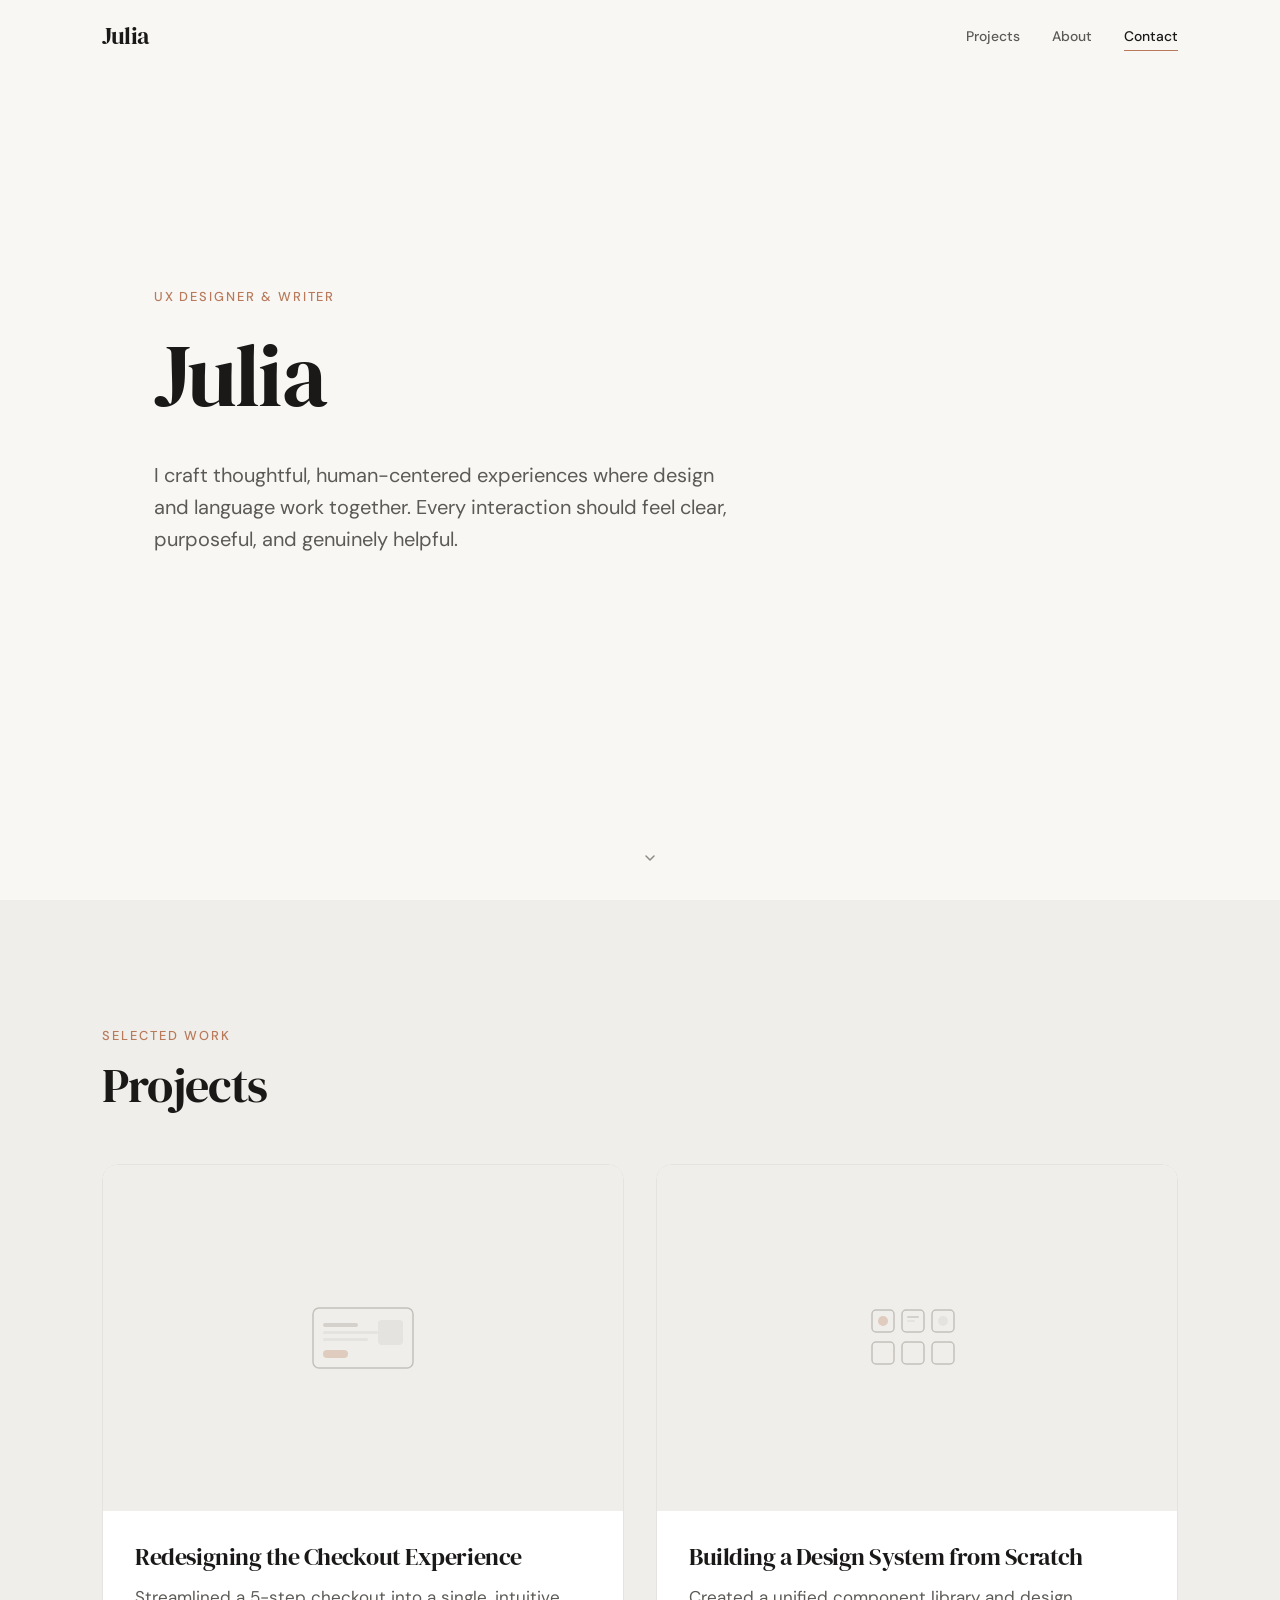
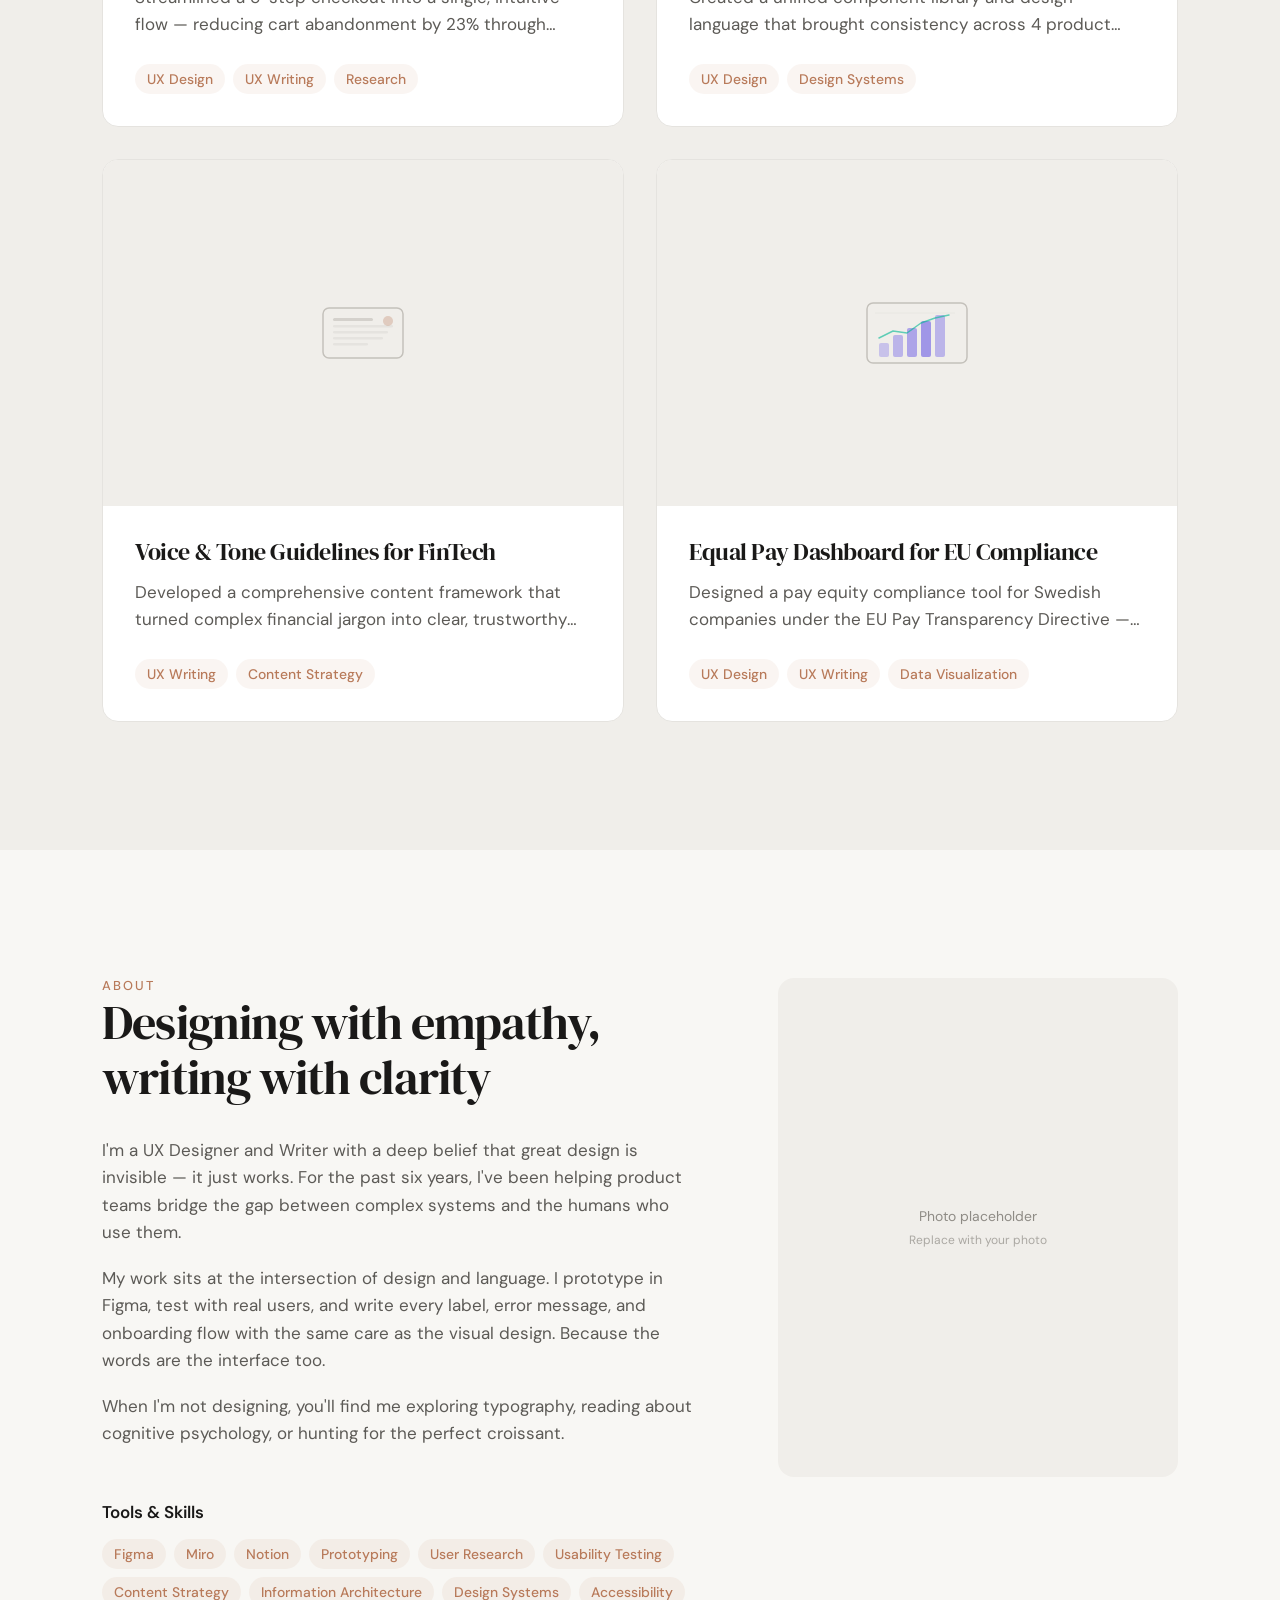
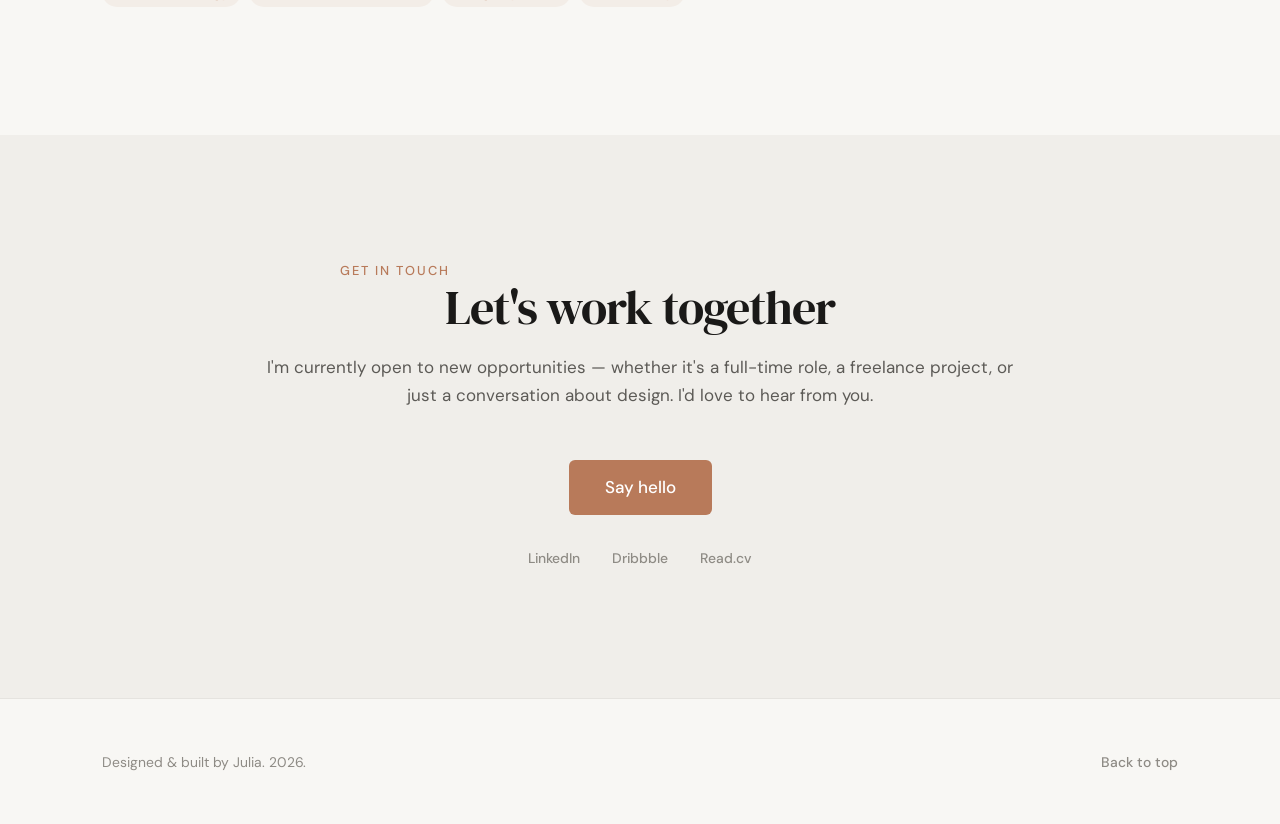
<file: index.html>
<!DOCTYPE html>
<html lang="en">
<head>
  <meta charset="UTF-8">
  <meta name="viewport" content="width=device-width, initial-scale=1.0">
  <title>Julia — UX Designer & Writer</title>
  <meta name="description" content="Portfolio of Julia, a UX Designer and UX Writer crafting human-centered digital experiences.">
  <link rel="icon" href="assets/images/favicon.svg" type="image/svg+xml">

  <!-- Fonts -->
  <link rel="preconnect" href="https://fonts.googleapis.com">
  <link rel="preconnect" href="https://fonts.gstatic.com" crossorigin>
  <link href="https://fonts.googleapis.com/css2?family=DM+Sans:ital,opsz,wght@0,9..40,400;0,9..40,500;0,9..40,600;1,9..40,400&family=DM+Serif+Display&display=swap" rel="stylesheet">

  <!-- Styles -->
  <link rel="stylesheet" href="css/reset.css">
  <link rel="stylesheet" href="css/variables.css">
  <link rel="stylesheet" href="css/base.css">
  <link rel="stylesheet" href="css/layout.css">
  <link rel="stylesheet" href="css/components.css">
  <link rel="stylesheet" href="css/animations.css">
  <link rel="stylesheet" href="css/responsive.css">
</head>
<body>
  <!-- Skip to content -->
  <a href="#main" class="skip-link">Skip to content</a>

  <!-- Navigation -->
  <header class="nav" role="banner">
    <div class="nav__inner">
      <a href="#" class="nav__logo">Julia</a>

      <nav class="nav__links" role="navigation" aria-label="Main navigation">
        <a href="#projects" class="nav__link">Projects</a>
        <a href="#about" class="nav__link">About</a>
        <a href="#contact" class="nav__link">Contact</a>
      </nav>

      <button class="nav__toggle" aria-label="Open menu" aria-expanded="false">
        <span class="nav__toggle-line"></span>
        <span class="nav__toggle-line"></span>
        <span class="nav__toggle-line"></span>
      </button>
    </div>

    <!-- Mobile overlay -->
    <div class="nav__overlay" aria-hidden="true">
      <a href="#projects" class="nav__overlay-link">Projects</a>
      <a href="#about" class="nav__overlay-link">About</a>
      <a href="#contact" class="nav__overlay-link">Contact</a>
    </div>
  </header>

  <main id="main">
    <!-- Hero -->
    <section class="hero" aria-label="Introduction">
      <div class="container">
        <div class="hero__content">
          <p class="overline hero__overline">UX Designer & Writer</p>
          <h1 class="hero__title">Julia</h1>
          <p class="hero__tagline">I craft thoughtful, human-centered experiences where design and language work together. Every interaction should feel clear, purposeful, and genuinely helpful.</p>
        </div>
      </div>
      <div class="hero__scroll" aria-hidden="true">
        <svg class="hero__scroll-icon" viewBox="0 0 20 20" fill="none" stroke="currentColor" stroke-width="1.5" stroke-linecap="round" stroke-linejoin="round">
          <polyline points="6 8 10 12 14 8"/>
        </svg>
      </div>
    </section>

    <!-- Projects -->
    <section id="projects" class="section--surface" aria-labelledby="projects-heading">
      <div class="container">
        <div class="section-heading reveal">
          <p class="overline">Selected Work</p>
          <h2 id="projects-heading">Projects</h2>
        </div>

        <div class="project-grid reveal-stagger">
          <!-- Project 1 -->
          <a href="projects/case-study-1.html" class="project-card reveal">
            <div class="project-card__image">
              <div class="project-card__placeholder">
                <svg width="120" height="80" viewBox="0 0 120 80" fill="none" xmlns="http://www.w3.org/2000/svg">
                  <rect x="10" y="10" width="100" height="60" rx="6" stroke="#C4C1BB" stroke-width="1.5" fill="none"/>
                  <rect x="20" y="25" width="35" height="4" rx="2" fill="#D4D1CC"/>
                  <rect x="20" y="33" width="55" height="3" rx="1.5" fill="#E5E3DF"/>
                  <rect x="20" y="40" width="45" height="3" rx="1.5" fill="#E5E3DF"/>
                  <rect x="20" y="52" width="25" height="8" rx="4" fill="#B87A5A" opacity="0.3"/>
                  <rect x="75" y="22" width="25" height="25" rx="4" fill="#E5E3DF"/>
                </svg>
              </div>
            </div>
            <div class="project-card__body">
              <h3 class="project-card__title">Redesigning the Checkout Experience</h3>
              <p class="project-card__desc">Streamlined a 5-step checkout into a single, intuitive flow — reducing cart abandonment by 23% through research-driven design and clearer microcopy.</p>
              <div class="project-card__tags">
                <span class="tag">UX Design</span>
                <span class="tag">UX Writing</span>
                <span class="tag">Research</span>
              </div>
            </div>
          </a>

          <!-- Project 2 -->
          <a href="projects/case-study-2.html" class="project-card reveal">
            <div class="project-card__image">
              <div class="project-card__placeholder">
                <svg width="120" height="80" viewBox="0 0 120 80" fill="none" xmlns="http://www.w3.org/2000/svg">
                  <rect x="15" y="12" width="22" height="22" rx="4" stroke="#C4C1BB" stroke-width="1.5" fill="none"/>
                  <rect x="45" y="12" width="22" height="22" rx="4" stroke="#C4C1BB" stroke-width="1.5" fill="none"/>
                  <rect x="75" y="12" width="22" height="22" rx="4" stroke="#C4C1BB" stroke-width="1.5" fill="none"/>
                  <rect x="15" y="44" width="22" height="22" rx="4" stroke="#C4C1BB" stroke-width="1.5" fill="none"/>
                  <rect x="45" y="44" width="22" height="22" rx="4" stroke="#C4C1BB" stroke-width="1.5" fill="none"/>
                  <rect x="75" y="44" width="22" height="22" rx="4" stroke="#C4C1BB" stroke-width="1.5" fill="none"/>
                  <circle cx="26" cy="23" r="5" fill="#B87A5A" opacity="0.3"/>
                  <rect x="50" y="18" width="12" height="2" rx="1" fill="#D4D1CC"/>
                  <rect x="50" y="22" width="8" height="2" rx="1" fill="#E5E3DF"/>
                  <circle cx="86" cy="23" r="5" fill="#E5E3DF"/>
                </svg>
              </div>
            </div>
            <div class="project-card__body">
              <h3 class="project-card__title">Building a Design System from Scratch</h3>
              <p class="project-card__desc">Created a unified component library and design language that brought consistency across 4 product teams and accelerated delivery by 40%.</p>
              <div class="project-card__tags">
                <span class="tag">UX Design</span>
                <span class="tag">Design Systems</span>
              </div>
            </div>
          </a>

          <!-- Project 3 -->
          <a href="projects/case-study-3.html" class="project-card reveal">
            <div class="project-card__image">
              <div class="project-card__placeholder">
                <svg width="120" height="80" viewBox="0 0 120 80" fill="none" xmlns="http://www.w3.org/2000/svg">
                  <rect x="20" y="15" width="80" height="50" rx="6" stroke="#C4C1BB" stroke-width="1.5" fill="none"/>
                  <rect x="30" y="25" width="40" height="3" rx="1.5" fill="#D4D1CC"/>
                  <rect x="30" y="32" width="60" height="2.5" rx="1.25" fill="#E5E3DF"/>
                  <rect x="30" y="38" width="55" height="2.5" rx="1.25" fill="#E5E3DF"/>
                  <rect x="30" y="44" width="50" height="2.5" rx="1.25" fill="#E5E3DF"/>
                  <rect x="30" y="50" width="35" height="2.5" rx="1.25" fill="#E5E3DF"/>
                  <circle cx="85" cy="28" r="5" fill="#B87A5A" opacity="0.3"/>
                </svg>
              </div>
            </div>
            <div class="project-card__body">
              <h3 class="project-card__title">Voice & Tone Guidelines for FinTech</h3>
              <p class="project-card__desc">Developed a comprehensive content framework that turned complex financial jargon into clear, trustworthy language users actually understand.</p>
              <div class="project-card__tags">
                <span class="tag">UX Writing</span>
                <span class="tag">Content Strategy</span>
              </div>
            </div>
          </a>

          <!-- Project 4 -->
          <a href="projects/case-study-4.html" class="project-card reveal">
            <div class="project-card__image">
              <div class="project-card__placeholder">
                <svg width="120" height="80" viewBox="0 0 120 80" fill="none" xmlns="http://www.w3.org/2000/svg">
                  <rect x="10" y="10" width="100" height="60" rx="6" stroke="#C4C1BB" stroke-width="1.5" fill="none"/>
                  <rect x="22" y="50" width="10" height="14" rx="2" fill="#6C5CE7" opacity="0.3"/>
                  <rect x="36" y="42" width="10" height="22" rx="2" fill="#6C5CE7" opacity="0.4"/>
                  <rect x="50" y="35" width="10" height="29" rx="2" fill="#6C5CE7" opacity="0.5"/>
                  <rect x="64" y="28" width="10" height="36" rx="2" fill="#6C5CE7" opacity="0.6"/>
                  <rect x="78" y="22" width="10" height="42" rx="2" fill="#6C5CE7" opacity="0.4"/>
                  <line x1="18" y1="20" x2="98" y2="20" stroke="#E5E3DF" stroke-width="0.75"/>
                  <polyline points="22,45 36,38 50,40 64,30 78,25 92,22" stroke="#00B894" stroke-width="1.5" fill="none" stroke-linecap="round" stroke-linejoin="round" opacity="0.6"/>
                </svg>
              </div>
            </div>
            <div class="project-card__body">
              <h3 class="project-card__title">Equal Pay Dashboard for EU Compliance</h3>
              <p class="project-card__desc">Designed a pay equity compliance tool for Swedish companies under the EU Pay Transparency Directive — combining data visualization with clear, actionable UX writing.</p>
              <div class="project-card__tags">
                <span class="tag">UX Design</span>
                <span class="tag">UX Writing</span>
                <span class="tag">Data Visualization</span>
              </div>
            </div>
          </a>
        </div>
      </div>
    </section>

    <!-- About -->
    <section id="about" aria-labelledby="about-heading">
      <div class="container">
        <div class="about-layout">
          <div class="about__text reveal">
            <p class="overline">About</p>
            <h2 id="about-heading">Designing with empathy, writing with clarity</h2>
            <div class="about__bio">
              <p>I'm a UX Designer and Writer with a deep belief that great design is invisible — it just works. For the past six years, I've been helping product teams bridge the gap between complex systems and the humans who use them.</p>
              <p>My work sits at the intersection of design and language. I prototype in Figma, test with real users, and write every label, error message, and onboarding flow with the same care as the visual design. Because the words are the interface too.</p>
              <p>When I'm not designing, you'll find me exploring typography, reading about cognitive psychology, or hunting for the perfect croissant.</p>
            </div>
            <p class="about__skills-title">Tools & Skills</p>
            <div class="about__skills-list">
              <span class="tag">Figma</span>
              <span class="tag">Miro</span>
              <span class="tag">Notion</span>
              <span class="tag">Prototyping</span>
              <span class="tag">User Research</span>
              <span class="tag">Usability Testing</span>
              <span class="tag">Content Strategy</span>
              <span class="tag">Information Architecture</span>
              <span class="tag">Design Systems</span>
              <span class="tag">Accessibility</span>
            </div>
          </div>
          <div class="about__photo reveal">
            <p class="about__photo-placeholder">Photo placeholder<br><span style="font-size: 0.75rem; opacity: 0.7;">Replace with your photo</span></p>
          </div>
        </div>
      </div>
    </section>

    <!-- Contact -->
    <section id="contact" class="section--surface" aria-labelledby="contact-heading">
      <div class="container">
        <div class="contact reveal">
          <p class="overline">Get in Touch</p>
          <h2 id="contact-heading">Let's work together</h2>
          <p class="contact__text">I'm currently open to new opportunities — whether it's a full-time role, a freelance project, or just a conversation about design. I'd love to hear from you.</p>
          <a href="mailto:julia@example.com" class="contact__btn">Say hello</a>
          <div class="contact__links">
            <a href="#" class="contact__link" aria-label="LinkedIn profile">LinkedIn</a>
            <a href="#" class="contact__link" aria-label="Dribbble profile">Dribbble</a>
            <a href="#" class="contact__link" aria-label="Read.cv profile">Read.cv</a>
          </div>
        </div>
      </div>
    </section>
  </main>

  <!-- Footer -->
  <footer class="footer" role="contentinfo">
    <div class="container">
      <div class="footer__inner">
        <p class="footer__text">Designed & built by Julia. 2026.</p>
        <a href="#" class="footer__top">Back to top</a>
      </div>
    </div>
  </footer>

  <script src="js/main.js"></script>
  <script src="js/nav.js"></script>
</body>
</html>
</file>
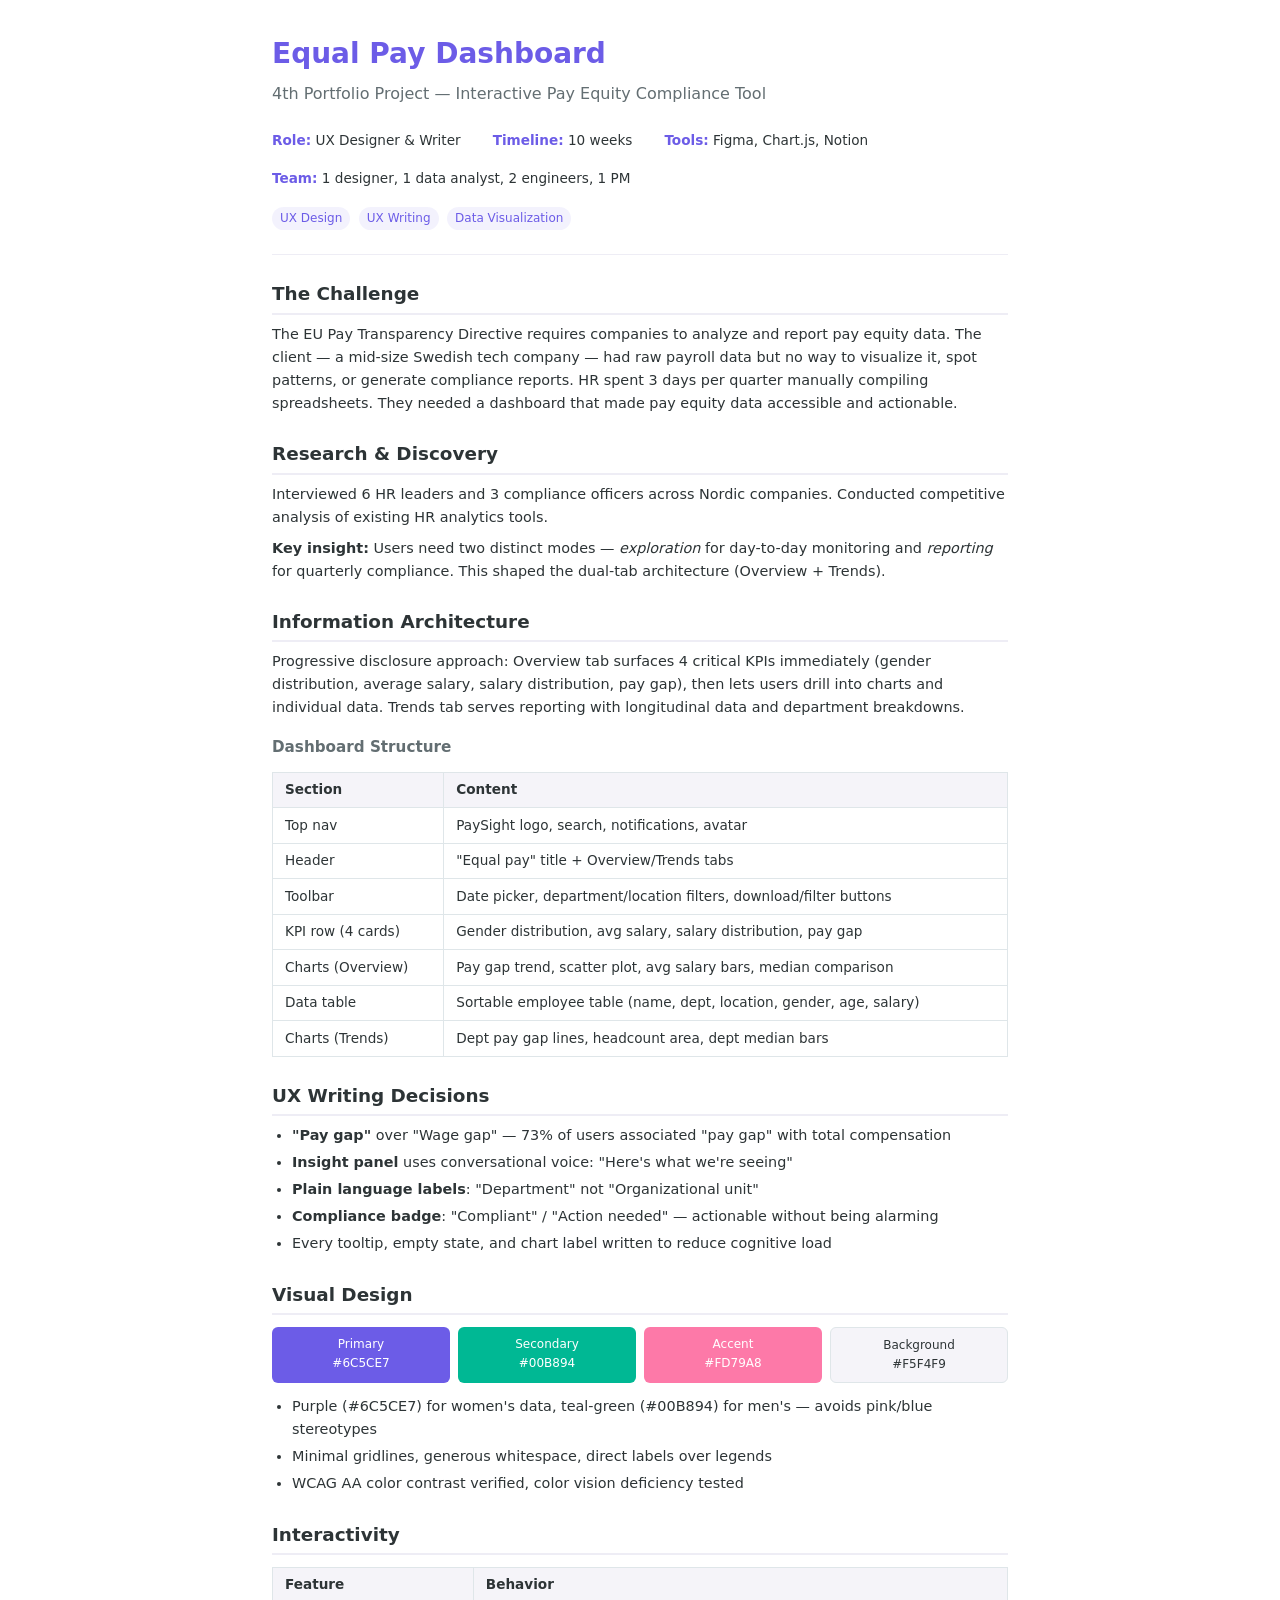
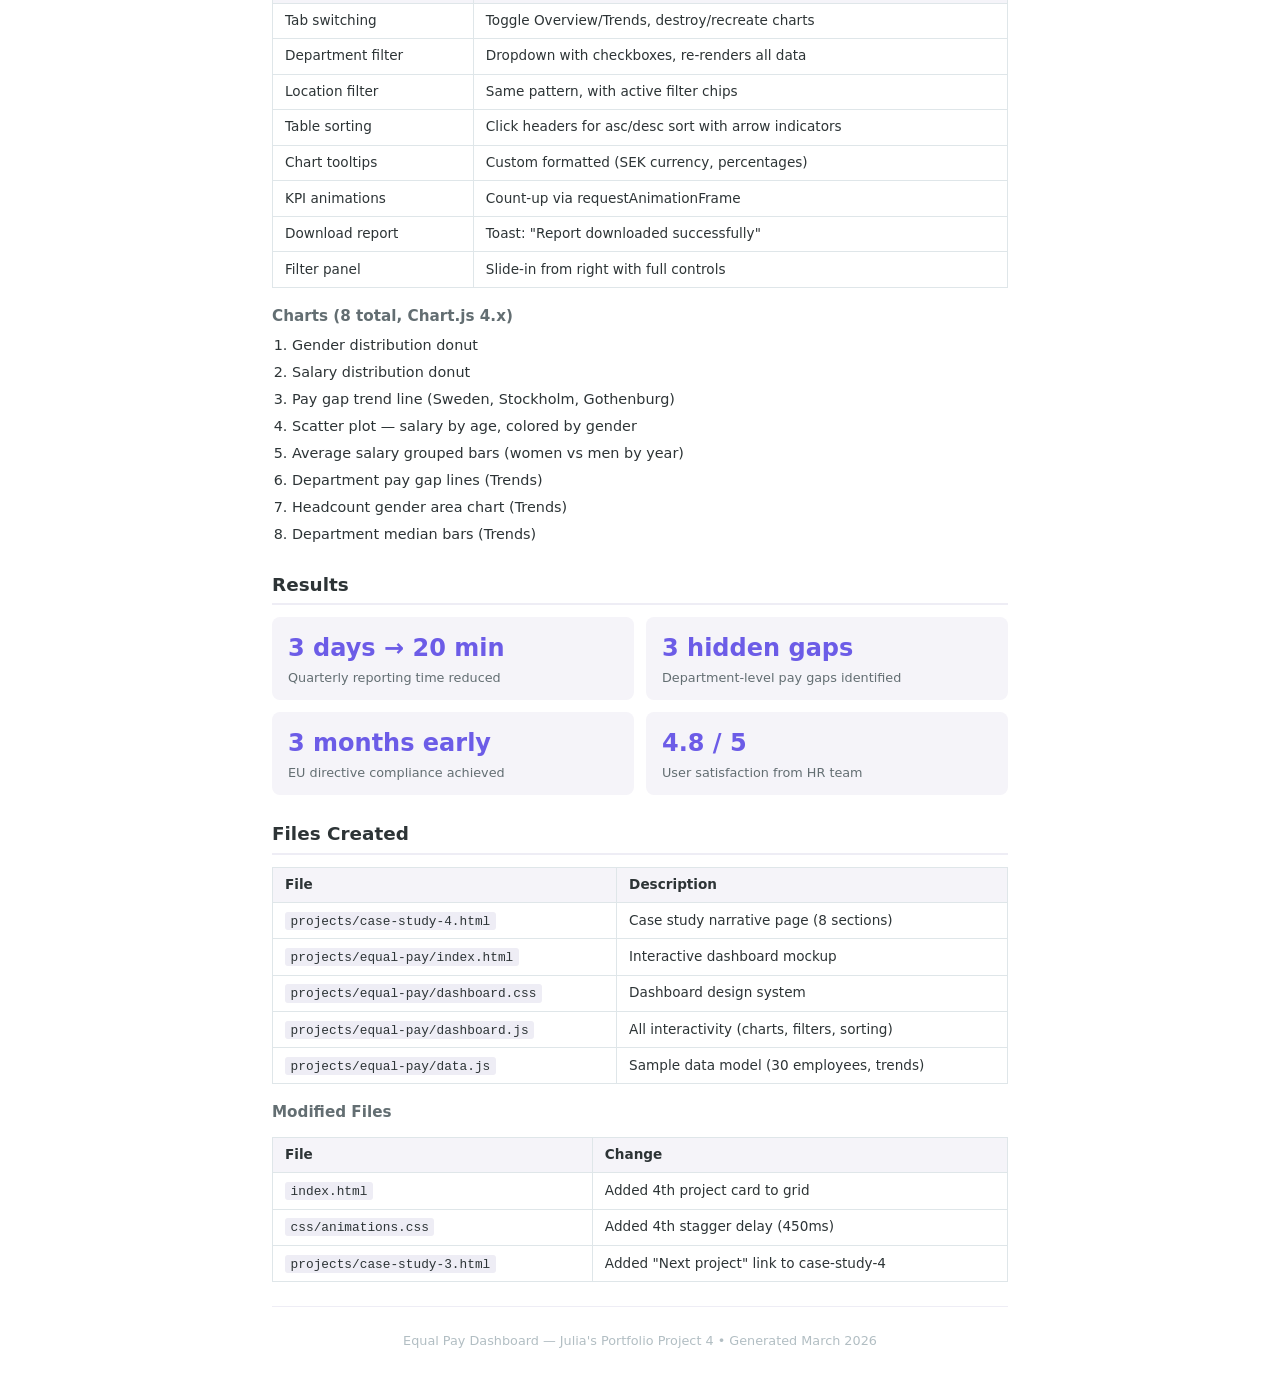
<file: equal-pay-summary.html>
<!DOCTYPE html>
<html lang="sv">
<head>
  <meta charset="UTF-8">
  <meta name="viewport" content="width=device-width, initial-scale=1.0">
  <title>Equal Pay Dashboard — Project Summary</title>
  <style>
    @page { margin: 2cm; size: A4; }
    * { margin: 0; padding: 0; box-sizing: border-box; }
    body {
      font-family: 'Segoe UI', system-ui, sans-serif;
      color: #2D3436;
      line-height: 1.6;
      max-width: 800px;
      margin: 0 auto;
      padding: 2rem;
    }
    h1 { font-size: 1.75rem; margin-bottom: 0.25rem; color: #6C5CE7; }
    h2 { font-size: 1.15rem; margin: 1.5rem 0 0.5rem; color: #2D3436; border-bottom: 2px solid #EEEDF5; padding-bottom: 0.25rem; }
    h3 { font-size: 0.95rem; margin: 1rem 0 0.35rem; color: #636E72; }
    p, li { font-size: 0.9rem; }
    p { margin-bottom: 0.5rem; }
    .subtitle { color: #636E72; font-size: 1rem; margin-bottom: 1.5rem; }
    .meta-row { display: flex; gap: 2rem; flex-wrap: wrap; margin-bottom: 1rem; }
    .meta-item { font-size: 0.85rem; }
    .meta-item strong { color: #6C5CE7; }
    table { width: 100%; border-collapse: collapse; margin: 0.75rem 0; font-size: 0.85rem; }
    th, td { text-align: left; padding: 0.4rem 0.75rem; border: 1px solid #DFE6E9; }
    th { background: #F5F4F9; font-weight: 600; color: #2D3436; }
    td code { background: #EEEDF5; padding: 0.1rem 0.35rem; border-radius: 3px; font-size: 0.8rem; }
    ul { padding-left: 1.25rem; margin-bottom: 0.75rem; }
    li { margin-bottom: 0.25rem; }
    .color-grid { display: grid; grid-template-columns: repeat(4, 1fr); gap: 0.5rem; margin: 0.75rem 0; }
    .color-swatch { padding: 0.5rem; border-radius: 6px; font-size: 0.75rem; text-align: center; }
    .results-grid { display: grid; grid-template-columns: repeat(2, 1fr); gap: 0.75rem; margin: 0.75rem 0; }
    .result-card { background: #F5F4F9; border-radius: 8px; padding: 0.75rem 1rem; }
    .result-card .number { font-size: 1.5rem; font-weight: 700; color: #6C5CE7; }
    .result-card .label { font-size: 0.8rem; color: #636E72; }
    .tag { display: inline-block; padding: 0.15rem 0.5rem; background: rgba(108,92,231,0.08); color: #6C5CE7; border-radius: 99px; font-size: 0.75rem; font-weight: 500; margin-right: 0.25rem; }
    .section-break { border: none; border-top: 1px solid #EEEDF5; margin: 1.5rem 0; }
    @media print {
      body { padding: 0; }
      h2 { break-after: avoid; }
      table, .results-grid, .color-grid { break-inside: avoid; }
    }
  </style>
</head>
<body>

  <h1>Equal Pay Dashboard</h1>
  <p class="subtitle">4th Portfolio Project — Interactive Pay Equity Compliance Tool</p>

  <div class="meta-row">
    <div class="meta-item"><strong>Role:</strong> UX Designer & Writer</div>
    <div class="meta-item"><strong>Timeline:</strong> 10 weeks</div>
    <div class="meta-item"><strong>Tools:</strong> Figma, Chart.js, Notion</div>
  </div>
  <div class="meta-row">
    <div class="meta-item"><strong>Team:</strong> 1 designer, 1 data analyst, 2 engineers, 1 PM</div>
  </div>
  <p>
    <span class="tag">UX Design</span>
    <span class="tag">UX Writing</span>
    <span class="tag">Data Visualization</span>
  </p>

  <hr class="section-break">

  <h2>The Challenge</h2>
  <p>The EU Pay Transparency Directive requires companies to analyze and report pay equity data. The client — a mid-size Swedish tech company — had raw payroll data but no way to visualize it, spot patterns, or generate compliance reports. HR spent 3 days per quarter manually compiling spreadsheets. They needed a dashboard that made pay equity data accessible and actionable.</p>

  <h2>Research & Discovery</h2>
  <p>Interviewed 6 HR leaders and 3 compliance officers across Nordic companies. Conducted competitive analysis of existing HR analytics tools.</p>
  <p><strong>Key insight:</strong> Users need two distinct modes — <em>exploration</em> for day-to-day monitoring and <em>reporting</em> for quarterly compliance. This shaped the dual-tab architecture (Overview + Trends).</p>

  <h2>Information Architecture</h2>
  <p>Progressive disclosure approach: Overview tab surfaces 4 critical KPIs immediately (gender distribution, average salary, salary distribution, pay gap), then lets users drill into charts and individual data. Trends tab serves reporting with longitudinal data and department breakdowns.</p>

  <h3>Dashboard Structure</h3>
  <table>
    <tr><th>Section</th><th>Content</th></tr>
    <tr><td>Top nav</td><td>PaySight logo, search, notifications, avatar</td></tr>
    <tr><td>Header</td><td>"Equal pay" title + Overview/Trends tabs</td></tr>
    <tr><td>Toolbar</td><td>Date picker, department/location filters, download/filter buttons</td></tr>
    <tr><td>KPI row (4 cards)</td><td>Gender distribution, avg salary, salary distribution, pay gap</td></tr>
    <tr><td>Charts (Overview)</td><td>Pay gap trend, scatter plot, avg salary bars, median comparison</td></tr>
    <tr><td>Data table</td><td>Sortable employee table (name, dept, location, gender, age, salary)</td></tr>
    <tr><td>Charts (Trends)</td><td>Dept pay gap lines, headcount area, dept median bars</td></tr>
  </table>

  <h2>UX Writing Decisions</h2>
  <ul>
    <li><strong>"Pay gap"</strong> over "Wage gap" — 73% of users associated "pay gap" with total compensation</li>
    <li><strong>Insight panel</strong> uses conversational voice: "Here's what we're seeing"</li>
    <li><strong>Plain language labels</strong>: "Department" not "Organizational unit"</li>
    <li><strong>Compliance badge</strong>: "Compliant" / "Action needed" — actionable without being alarming</li>
    <li>Every tooltip, empty state, and chart label written to reduce cognitive load</li>
  </ul>

  <h2>Visual Design</h2>

  <div class="color-grid">
    <div class="color-swatch" style="background:#6C5CE7; color:white;">Primary<br>#6C5CE7</div>
    <div class="color-swatch" style="background:#00B894; color:white;">Secondary<br>#00B894</div>
    <div class="color-swatch" style="background:#FD79A8; color:white;">Accent<br>#FD79A8</div>
    <div class="color-swatch" style="background:#F5F4F9; border:1px solid #DFE6E9;">Background<br>#F5F4F9</div>
  </div>

  <ul>
    <li>Purple (#6C5CE7) for women's data, teal-green (#00B894) for men's — avoids pink/blue stereotypes</li>
    <li>Minimal gridlines, generous whitespace, direct labels over legends</li>
    <li>WCAG AA color contrast verified, color vision deficiency tested</li>
  </ul>

  <h2>Interactivity</h2>
  <table>
    <tr><th>Feature</th><th>Behavior</th></tr>
    <tr><td>Tab switching</td><td>Toggle Overview/Trends, destroy/recreate charts</td></tr>
    <tr><td>Department filter</td><td>Dropdown with checkboxes, re-renders all data</td></tr>
    <tr><td>Location filter</td><td>Same pattern, with active filter chips</td></tr>
    <tr><td>Table sorting</td><td>Click headers for asc/desc sort with arrow indicators</td></tr>
    <tr><td>Chart tooltips</td><td>Custom formatted (SEK currency, percentages)</td></tr>
    <tr><td>KPI animations</td><td>Count-up via requestAnimationFrame</td></tr>
    <tr><td>Download report</td><td>Toast: "Report downloaded successfully"</td></tr>
    <tr><td>Filter panel</td><td>Slide-in from right with full controls</td></tr>
  </table>

  <h3>Charts (8 total, Chart.js 4.x)</h3>
  <ol style="padding-left: 1.25rem; font-size: 0.85rem;">
    <li>Gender distribution donut</li>
    <li>Salary distribution donut</li>
    <li>Pay gap trend line (Sweden, Stockholm, Gothenburg)</li>
    <li>Scatter plot — salary by age, colored by gender</li>
    <li>Average salary grouped bars (women vs men by year)</li>
    <li>Department pay gap lines (Trends)</li>
    <li>Headcount gender area chart (Trends)</li>
    <li>Department median bars (Trends)</li>
  </ol>

  <h2>Results</h2>
  <div class="results-grid">
    <div class="result-card">
      <div class="number">3 days &rarr; 20 min</div>
      <div class="label">Quarterly reporting time reduced</div>
    </div>
    <div class="result-card">
      <div class="number">3 hidden gaps</div>
      <div class="label">Department-level pay gaps identified</div>
    </div>
    <div class="result-card">
      <div class="number">3 months early</div>
      <div class="label">EU directive compliance achieved</div>
    </div>
    <div class="result-card">
      <div class="number">4.8 / 5</div>
      <div class="label">User satisfaction from HR team</div>
    </div>
  </div>

  <h2>Files Created</h2>
  <table>
    <tr><th>File</th><th>Description</th></tr>
    <tr><td><code>projects/case-study-4.html</code></td><td>Case study narrative page (8 sections)</td></tr>
    <tr><td><code>projects/equal-pay/index.html</code></td><td>Interactive dashboard mockup</td></tr>
    <tr><td><code>projects/equal-pay/dashboard.css</code></td><td>Dashboard design system</td></tr>
    <tr><td><code>projects/equal-pay/dashboard.js</code></td><td>All interactivity (charts, filters, sorting)</td></tr>
    <tr><td><code>projects/equal-pay/data.js</code></td><td>Sample data model (30 employees, trends)</td></tr>
  </table>

  <h3>Modified Files</h3>
  <table>
    <tr><th>File</th><th>Change</th></tr>
    <tr><td><code>index.html</code></td><td>Added 4th project card to grid</td></tr>
    <tr><td><code>css/animations.css</code></td><td>Added 4th stagger delay (450ms)</td></tr>
    <tr><td><code>projects/case-study-3.html</code></td><td>Added "Next project" link to case-study-4</td></tr>
  </table>

  <hr class="section-break">
  <p style="font-size: 0.8rem; color: #B2BEC3; text-align: center; margin-top: 1rem;">
    Equal Pay Dashboard — Julia's Portfolio Project 4 &bull; Generated March 2026
  </p>

</body>
</html>
</file>
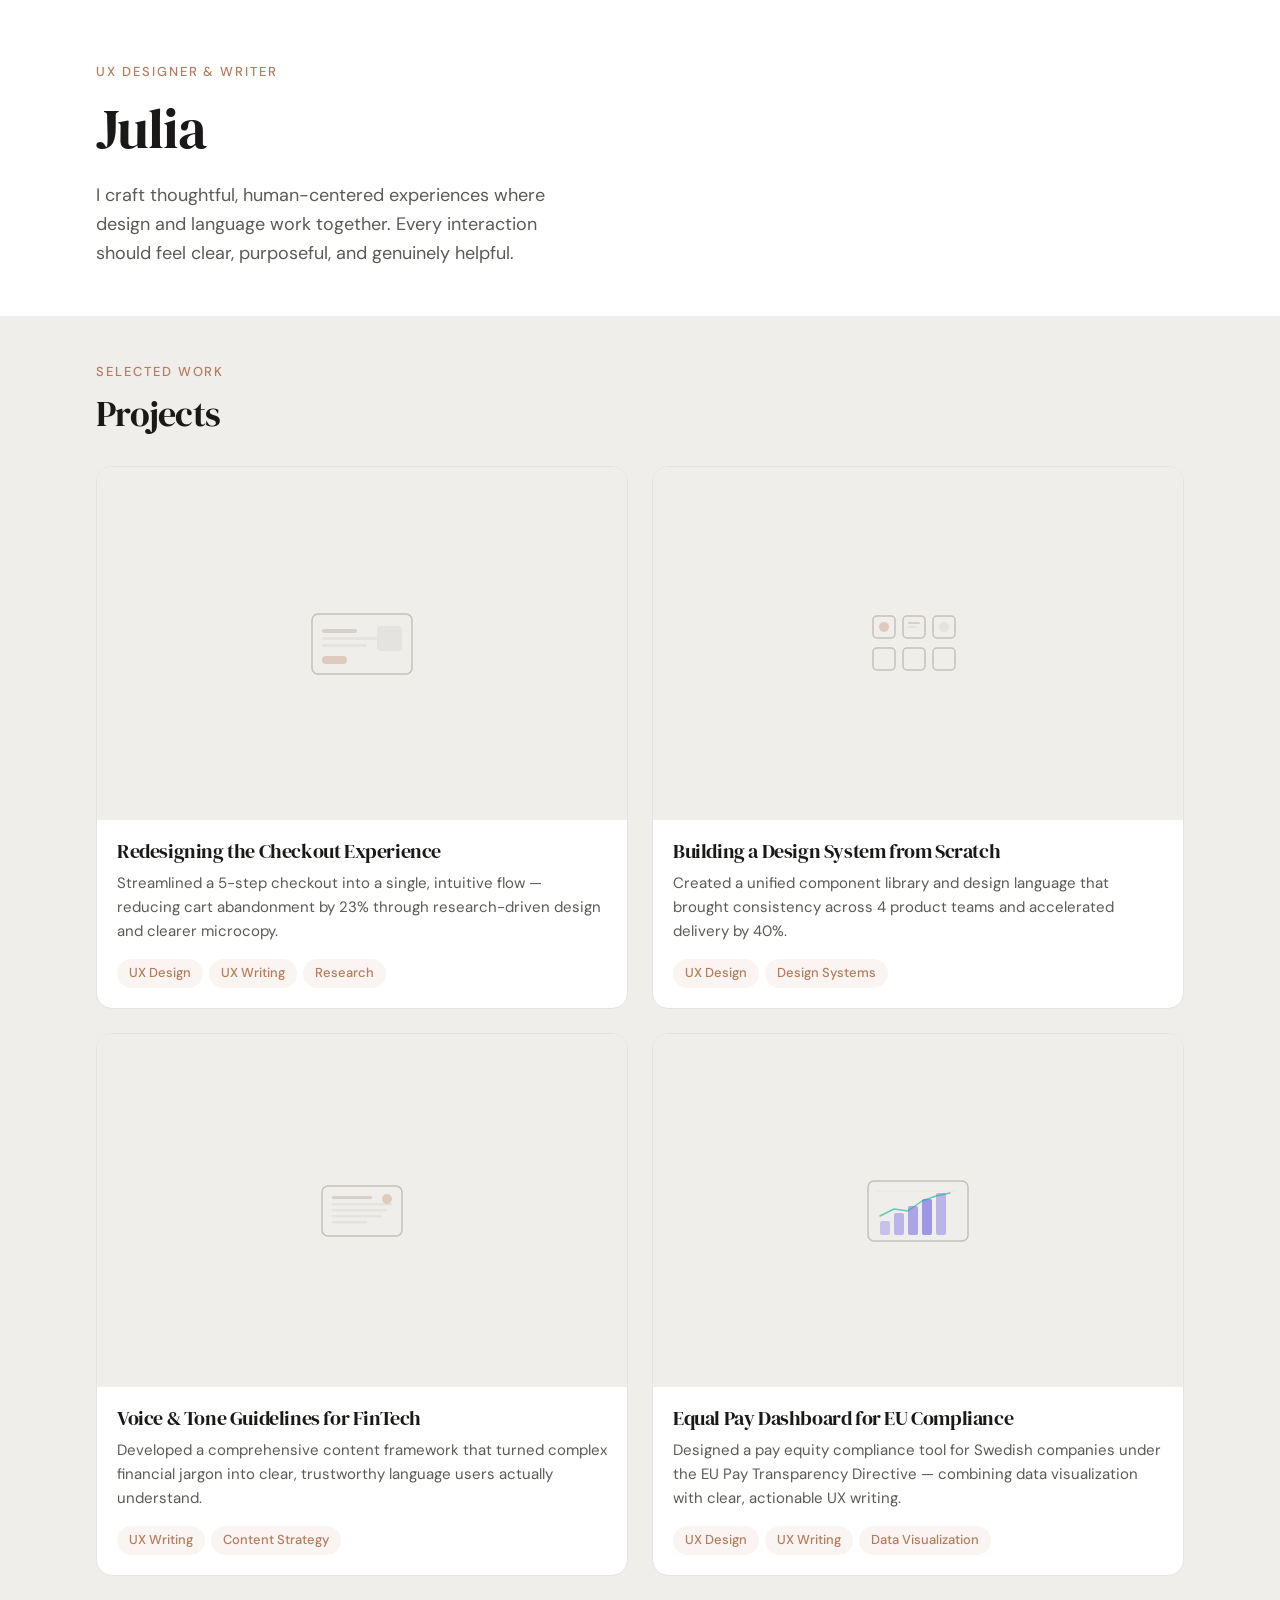
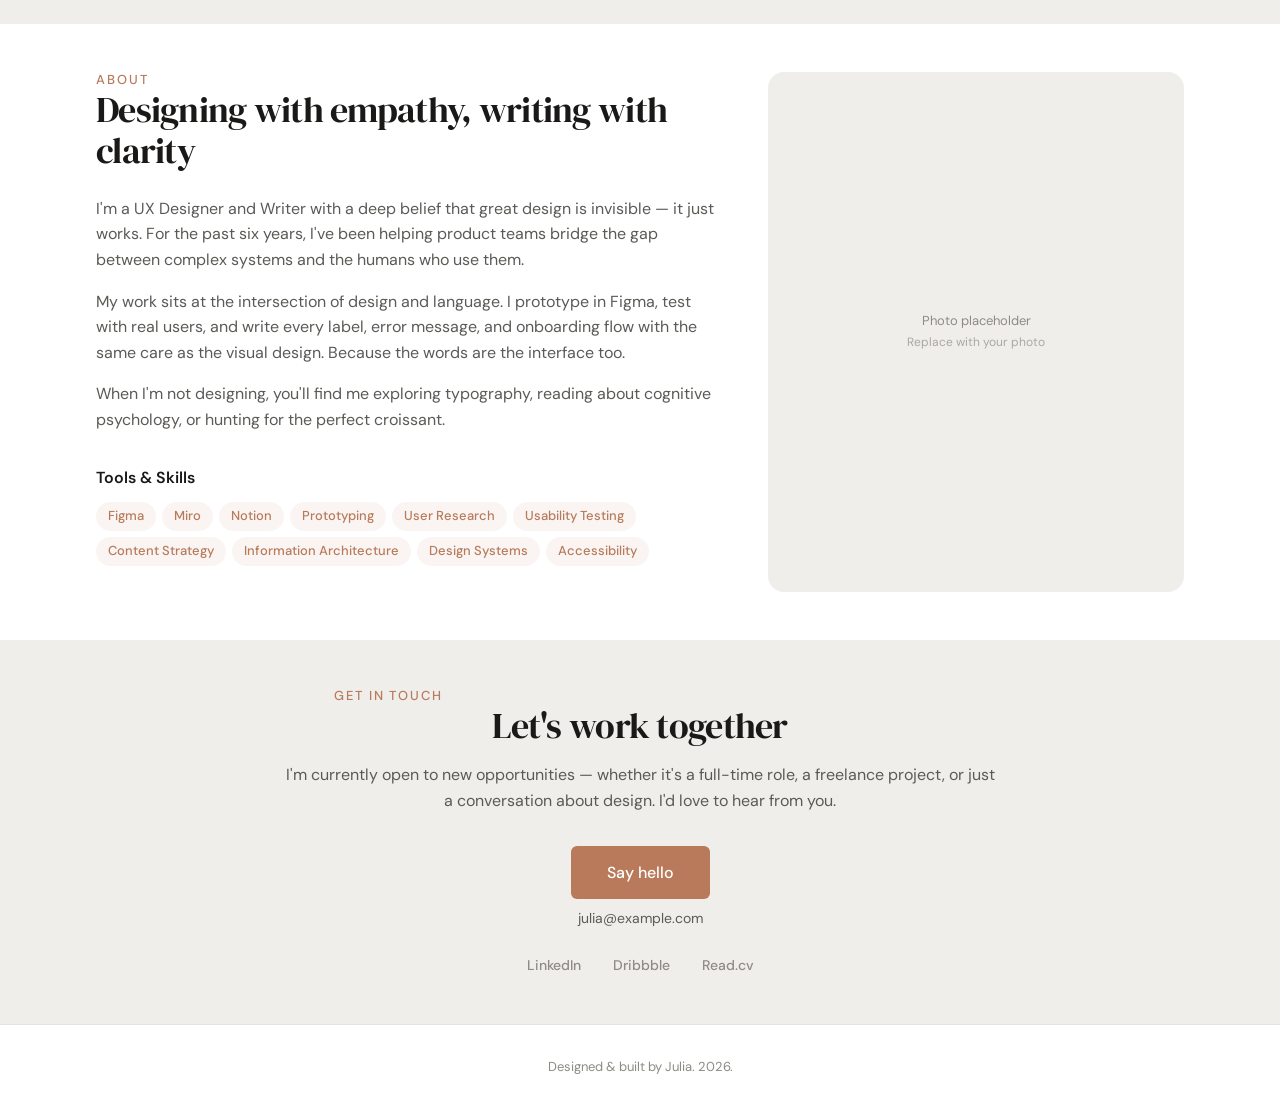
<file: index-pdf.html>
<!DOCTYPE html>
<html lang="en">
<head>
  <meta charset="UTF-8">
  <title>Julia — UX Designer & Writer</title>
  <meta name="description" content="Portfolio of Julia, a UX Designer and UX Writer crafting human-centered digital experiences.">

  <!-- Fonts -->
  <link rel="preconnect" href="https://fonts.googleapis.com">
  <link rel="preconnect" href="https://fonts.gstatic.com" crossorigin>
  <link href="https://fonts.googleapis.com/css2?family=DM+Sans:ital,opsz,wght@0,9..40,400;0,9..40,500;0,9..40,600;1,9..40,400&family=DM+Serif+Display&display=swap" rel="stylesheet">

  <style>
    /* === Reset === */
    *, *::before, *::after { box-sizing: border-box; }
    * { margin: 0; padding: 0; }
    body {
      line-height: 1.6;
      -webkit-font-smoothing: antialiased;
      -moz-osx-font-smoothing: grayscale;
    }
    img, picture, video, canvas, svg { display: block; max-width: 100%; }
    p, h1, h2, h3, h4, h5, h6 { overflow-wrap: break-word; }
    a { color: inherit; text-decoration: none; }
    ul, ol { list-style: none; }

    /* === Variables (fixed values for print) === */
    :root {
      --color-bg: #F8F7F4;
      --color-surface: #F0EEEA;
      --color-card: #FFFFFF;
      --color-text: #1A1918;
      --color-text-secondary: #5C5A56;
      --color-text-tertiary: #8E8B85;
      --color-accent: #B87A5A;
      --color-border: #E5E3DF;
      --color-accent-tint: rgba(184, 122, 90, 0.08);

      --font-heading: 'DM Serif Display', Georgia, serif;
      --font-body: 'DM Sans', system-ui, sans-serif;

      --radius-sm: 0.375rem;
      --radius-lg: 1rem;
    }

    /* === Base === */
    body {
      font-family: var(--font-body);
      font-size: 1rem;
      line-height: 1.6;
      color: var(--color-text);
      background-color: #FFFFFF;
    }

    h1, h2, h3, h4, h5, h6 {
      font-family: var(--font-heading);
      line-height: 1.15;
      letter-spacing: -0.02em;
      color: var(--color-text);
      font-weight: 400;
    }

    h1 { font-size: 3.5rem; }
    h2 { font-size: 2.25rem; }
    h3 { font-size: 1.375rem; }

    p {
      color: var(--color-text-secondary);
      max-width: 65ch;
    }
    p + p { margin-top: 1rem; }

    ::selection {
      background-color: rgba(184, 122, 90, 0.15);
      color: var(--color-text);
    }

    .overline {
      font-family: var(--font-body);
      font-size: 0.8125rem;
      font-weight: 500;
      text-transform: uppercase;
      letter-spacing: 0.15em;
      color: var(--color-accent);
      line-height: 1.3;
    }

    .section-heading { margin-bottom: 2rem; }
    .section-heading .overline { margin-bottom: 0.75rem; }

    /* === Layout === */
    .container {
      width: 100%;
      max-width: 72rem;
      margin-inline: auto;
      padding-inline: 2rem;
    }

    section { padding-block: 3rem; }
    .section--surface { background-color: var(--color-surface); }

    /* === Hero === */
    .hero {
      padding-top: 2.5rem;
      padding-bottom: 1.5rem;
    }

    .hero__content { padding-block: 1.5rem; }
    .hero__overline { margin-bottom: 1rem; }
    .hero__title { margin-bottom: 1.25rem; }
    .hero__tagline {
      font-size: 1.125rem;
      max-width: 38ch;
      line-height: 1.6;
    }

    /* === Project Grid === */
    .project-grid {
      display: grid;
      grid-template-columns: repeat(2, 1fr);
      gap: 1.5rem;
    }

    .project-card {
      display: flex;
      flex-direction: column;
      background: var(--color-card);
      border: 1px solid var(--color-border);
      border-radius: var(--radius-lg);
      overflow: hidden;
    }

    .project-card__image {
      aspect-ratio: 3 / 2;
      overflow: hidden;
      background-color: var(--color-surface);
    }

    .project-card__placeholder {
      width: 100%;
      height: 100%;
      display: flex;
      align-items: center;
      justify-content: center;
    }

    .project-card__body {
      padding: 1.25rem;
      display: flex;
      flex-direction: column;
      gap: 0.5rem;
      flex: 1;
    }

    .project-card__title { font-size: 1.25rem; }

    .project-card__desc {
      font-size: 0.9375rem;
      /* No line-clamp — show full text */
    }

    .project-card__tags {
      display: flex;
      flex-wrap: wrap;
      gap: 0.375rem;
      margin-top: auto;
      padding-top: 0.5rem;
    }

    /* === Tags === */
    .tag {
      display: inline-block;
      padding: 0.25rem 0.75rem;
      font-size: 0.8125rem;
      font-weight: 500;
      color: var(--color-accent);
      background-color: var(--color-accent-tint);
      border-radius: 999px;
      white-space: nowrap;
    }

    /* === About === */
    .about-layout {
      display: grid;
      grid-template-columns: 3fr 2fr;
      gap: 3rem;
      align-items: start;
    }

    .about__text h2 { margin-bottom: 1.5rem; }
    .about__bio { margin-bottom: 2rem; }
    .about__skills-title {
      font-family: var(--font-body);
      font-size: 1rem;
      font-weight: 600;
      color: var(--color-text);
      margin-bottom: 0.75rem;
    }
    .about__skills-list {
      display: flex;
      flex-wrap: wrap;
      gap: 0.375rem;
    }
    .about__photo {
      aspect-ratio: 4 / 5;
      background-color: var(--color-surface);
      border-radius: var(--radius-lg);
      overflow: hidden;
      display: flex;
      align-items: center;
      justify-content: center;
    }
    .about__photo-placeholder {
      color: var(--color-text-tertiary);
      font-size: 0.8125rem;
      text-align: center;
      padding: 1.5rem;
    }

    /* === Contact === */
    .contact { text-align: center; }
    .contact h2 { margin-bottom: 1rem; }
    .contact__text {
      margin-inline: auto;
      margin-bottom: 2rem;
    }
    .contact__btn {
      display: inline-block;
      padding: 0.875rem 2.25rem;
      font-size: 1rem;
      font-weight: 500;
      color: var(--color-card);
      background-color: var(--color-accent);
      border-radius: var(--radius-sm);
    }
    .contact__email-url {
      display: block;
      margin-top: 0.5rem;
      font-size: 0.875rem;
      color: var(--color-text-secondary);
    }
    .contact__links {
      display: flex;
      justify-content: center;
      gap: 2rem;
      margin-top: 1.5rem;
    }
    .contact__link {
      font-size: 0.875rem;
      font-weight: 500;
      color: var(--color-text-tertiary);
    }

    /* === Footer === */
    .footer {
      padding-block: 2rem;
      border-top: 1px solid var(--color-border);
    }
    .footer__inner {
      display: flex;
      align-items: center;
      justify-content: center;
    }
    .footer__text {
      font-size: 0.8125rem;
      color: var(--color-text-tertiary);
    }

    /* === Page rules for PDF === */
    @page {
      size: A4;
      margin: 1.5cm 2cm;
    }

    @media print {
      body { background-color: #FFFFFF; }
      .section--surface { background-color: #F5F4F1; }
      .project-card { break-inside: avoid; }
      .about-layout { break-inside: avoid; }
      section { padding-block: 2rem; }
      a { color: inherit; }
    }
  </style>
</head>
<body>

  <main id="main">
    <!-- Hero -->
    <section class="hero" aria-label="Introduction">
      <div class="container">
        <div class="hero__content">
          <p class="overline hero__overline">UX Designer & Writer</p>
          <h1 class="hero__title">Julia</h1>
          <p class="hero__tagline">I craft thoughtful, human-centered experiences where design and language work together. Every interaction should feel clear, purposeful, and genuinely helpful.</p>
        </div>
      </div>
    </section>

    <!-- Projects -->
    <section id="projects" class="section--surface" aria-labelledby="projects-heading">
      <div class="container">
        <div class="section-heading">
          <p class="overline">Selected Work</p>
          <h2 id="projects-heading">Projects</h2>
        </div>

        <div class="project-grid">
          <!-- Project 1 -->
          <div class="project-card">
            <div class="project-card__image">
              <div class="project-card__placeholder">
                <svg width="120" height="80" viewBox="0 0 120 80" fill="none" xmlns="http://www.w3.org/2000/svg">
                  <rect x="10" y="10" width="100" height="60" rx="6" stroke="#C4C1BB" stroke-width="1.5" fill="none"/>
                  <rect x="20" y="25" width="35" height="4" rx="2" fill="#D4D1CC"/>
                  <rect x="20" y="33" width="55" height="3" rx="1.5" fill="#E5E3DF"/>
                  <rect x="20" y="40" width="45" height="3" rx="1.5" fill="#E5E3DF"/>
                  <rect x="20" y="52" width="25" height="8" rx="4" fill="#B87A5A" opacity="0.3"/>
                  <rect x="75" y="22" width="25" height="25" rx="4" fill="#E5E3DF"/>
                </svg>
              </div>
            </div>
            <div class="project-card__body">
              <h3 class="project-card__title">Redesigning the Checkout Experience</h3>
              <p class="project-card__desc">Streamlined a 5-step checkout into a single, intuitive flow — reducing cart abandonment by 23% through research-driven design and clearer microcopy.</p>
              <div class="project-card__tags">
                <span class="tag">UX Design</span>
                <span class="tag">UX Writing</span>
                <span class="tag">Research</span>
              </div>
            </div>
          </div>

          <!-- Project 2 -->
          <div class="project-card">
            <div class="project-card__image">
              <div class="project-card__placeholder">
                <svg width="120" height="80" viewBox="0 0 120 80" fill="none" xmlns="http://www.w3.org/2000/svg">
                  <rect x="15" y="12" width="22" height="22" rx="4" stroke="#C4C1BB" stroke-width="1.5" fill="none"/>
                  <rect x="45" y="12" width="22" height="22" rx="4" stroke="#C4C1BB" stroke-width="1.5" fill="none"/>
                  <rect x="75" y="12" width="22" height="22" rx="4" stroke="#C4C1BB" stroke-width="1.5" fill="none"/>
                  <rect x="15" y="44" width="22" height="22" rx="4" stroke="#C4C1BB" stroke-width="1.5" fill="none"/>
                  <rect x="45" y="44" width="22" height="22" rx="4" stroke="#C4C1BB" stroke-width="1.5" fill="none"/>
                  <rect x="75" y="44" width="22" height="22" rx="4" stroke="#C4C1BB" stroke-width="1.5" fill="none"/>
                  <circle cx="26" cy="23" r="5" fill="#B87A5A" opacity="0.3"/>
                  <rect x="50" y="18" width="12" height="2" rx="1" fill="#D4D1CC"/>
                  <rect x="50" y="22" width="8" height="2" rx="1" fill="#E5E3DF"/>
                  <circle cx="86" cy="23" r="5" fill="#E5E3DF"/>
                </svg>
              </div>
            </div>
            <div class="project-card__body">
              <h3 class="project-card__title">Building a Design System from Scratch</h3>
              <p class="project-card__desc">Created a unified component library and design language that brought consistency across 4 product teams and accelerated delivery by 40%.</p>
              <div class="project-card__tags">
                <span class="tag">UX Design</span>
                <span class="tag">Design Systems</span>
              </div>
            </div>
          </div>

          <!-- Project 3 -->
          <div class="project-card">
            <div class="project-card__image">
              <div class="project-card__placeholder">
                <svg width="120" height="80" viewBox="0 0 120 80" fill="none" xmlns="http://www.w3.org/2000/svg">
                  <rect x="20" y="15" width="80" height="50" rx="6" stroke="#C4C1BB" stroke-width="1.5" fill="none"/>
                  <rect x="30" y="25" width="40" height="3" rx="1.5" fill="#D4D1CC"/>
                  <rect x="30" y="32" width="60" height="2.5" rx="1.25" fill="#E5E3DF"/>
                  <rect x="30" y="38" width="55" height="2.5" rx="1.25" fill="#E5E3DF"/>
                  <rect x="30" y="44" width="50" height="2.5" rx="1.25" fill="#E5E3DF"/>
                  <rect x="30" y="50" width="35" height="2.5" rx="1.25" fill="#E5E3DF"/>
                  <circle cx="85" cy="28" r="5" fill="#B87A5A" opacity="0.3"/>
                </svg>
              </div>
            </div>
            <div class="project-card__body">
              <h3 class="project-card__title">Voice & Tone Guidelines for FinTech</h3>
              <p class="project-card__desc">Developed a comprehensive content framework that turned complex financial jargon into clear, trustworthy language users actually understand.</p>
              <div class="project-card__tags">
                <span class="tag">UX Writing</span>
                <span class="tag">Content Strategy</span>
              </div>
            </div>
          </div>

          <!-- Project 4 -->
          <div class="project-card">
            <div class="project-card__image">
              <div class="project-card__placeholder">
                <svg width="120" height="80" viewBox="0 0 120 80" fill="none" xmlns="http://www.w3.org/2000/svg">
                  <rect x="10" y="10" width="100" height="60" rx="6" stroke="#C4C1BB" stroke-width="1.5" fill="none"/>
                  <rect x="22" y="50" width="10" height="14" rx="2" fill="#6C5CE7" opacity="0.3"/>
                  <rect x="36" y="42" width="10" height="22" rx="2" fill="#6C5CE7" opacity="0.4"/>
                  <rect x="50" y="35" width="10" height="29" rx="2" fill="#6C5CE7" opacity="0.5"/>
                  <rect x="64" y="28" width="10" height="36" rx="2" fill="#6C5CE7" opacity="0.6"/>
                  <rect x="78" y="22" width="10" height="42" rx="2" fill="#6C5CE7" opacity="0.4"/>
                  <line x1="18" y1="20" x2="98" y2="20" stroke="#E5E3DF" stroke-width="0.75"/>
                  <polyline points="22,45 36,38 50,40 64,30 78,25 92,22" stroke="#00B894" stroke-width="1.5" fill="none" stroke-linecap="round" stroke-linejoin="round" opacity="0.6"/>
                </svg>
              </div>
            </div>
            <div class="project-card__body">
              <h3 class="project-card__title">Equal Pay Dashboard for EU Compliance</h3>
              <p class="project-card__desc">Designed a pay equity compliance tool for Swedish companies under the EU Pay Transparency Directive — combining data visualization with clear, actionable UX writing.</p>
              <div class="project-card__tags">
                <span class="tag">UX Design</span>
                <span class="tag">UX Writing</span>
                <span class="tag">Data Visualization</span>
              </div>
            </div>
          </div>
        </div>
      </div>
    </section>

    <!-- About -->
    <section id="about" aria-labelledby="about-heading">
      <div class="container">
        <div class="about-layout">
          <div class="about__text">
            <p class="overline">About</p>
            <h2 id="about-heading">Designing with empathy, writing with clarity</h2>
            <div class="about__bio">
              <p>I'm a UX Designer and Writer with a deep belief that great design is invisible — it just works. For the past six years, I've been helping product teams bridge the gap between complex systems and the humans who use them.</p>
              <p>My work sits at the intersection of design and language. I prototype in Figma, test with real users, and write every label, error message, and onboarding flow with the same care as the visual design. Because the words are the interface too.</p>
              <p>When I'm not designing, you'll find me exploring typography, reading about cognitive psychology, or hunting for the perfect croissant.</p>
            </div>
            <p class="about__skills-title">Tools & Skills</p>
            <div class="about__skills-list">
              <span class="tag">Figma</span>
              <span class="tag">Miro</span>
              <span class="tag">Notion</span>
              <span class="tag">Prototyping</span>
              <span class="tag">User Research</span>
              <span class="tag">Usability Testing</span>
              <span class="tag">Content Strategy</span>
              <span class="tag">Information Architecture</span>
              <span class="tag">Design Systems</span>
              <span class="tag">Accessibility</span>
            </div>
          </div>
          <div class="about__photo">
            <p class="about__photo-placeholder">Photo placeholder<br><span style="font-size: 0.75rem; opacity: 0.7;">Replace with your photo</span></p>
          </div>
        </div>
      </div>
    </section>

    <!-- Contact -->
    <section id="contact" class="section--surface" aria-labelledby="contact-heading">
      <div class="container">
        <div class="contact">
          <p class="overline">Get in Touch</p>
          <h2 id="contact-heading">Let's work together</h2>
          <p class="contact__text">I'm currently open to new opportunities — whether it's a full-time role, a freelance project, or just a conversation about design. I'd love to hear from you.</p>
          <span class="contact__btn">Say hello</span>
          <span class="contact__email-url">julia@example.com</span>
          <div class="contact__links">
            <span class="contact__link">LinkedIn</span>
            <span class="contact__link">Dribbble</span>
            <span class="contact__link">Read.cv</span>
          </div>
        </div>
      </div>
    </section>
  </main>

  <!-- Footer -->
  <footer class="footer" role="contentinfo">
    <div class="container">
      <div class="footer__inner">
        <p class="footer__text">Designed & built by Julia. 2026.</p>
      </div>
    </div>
  </footer>

</body>
</html>
</file>
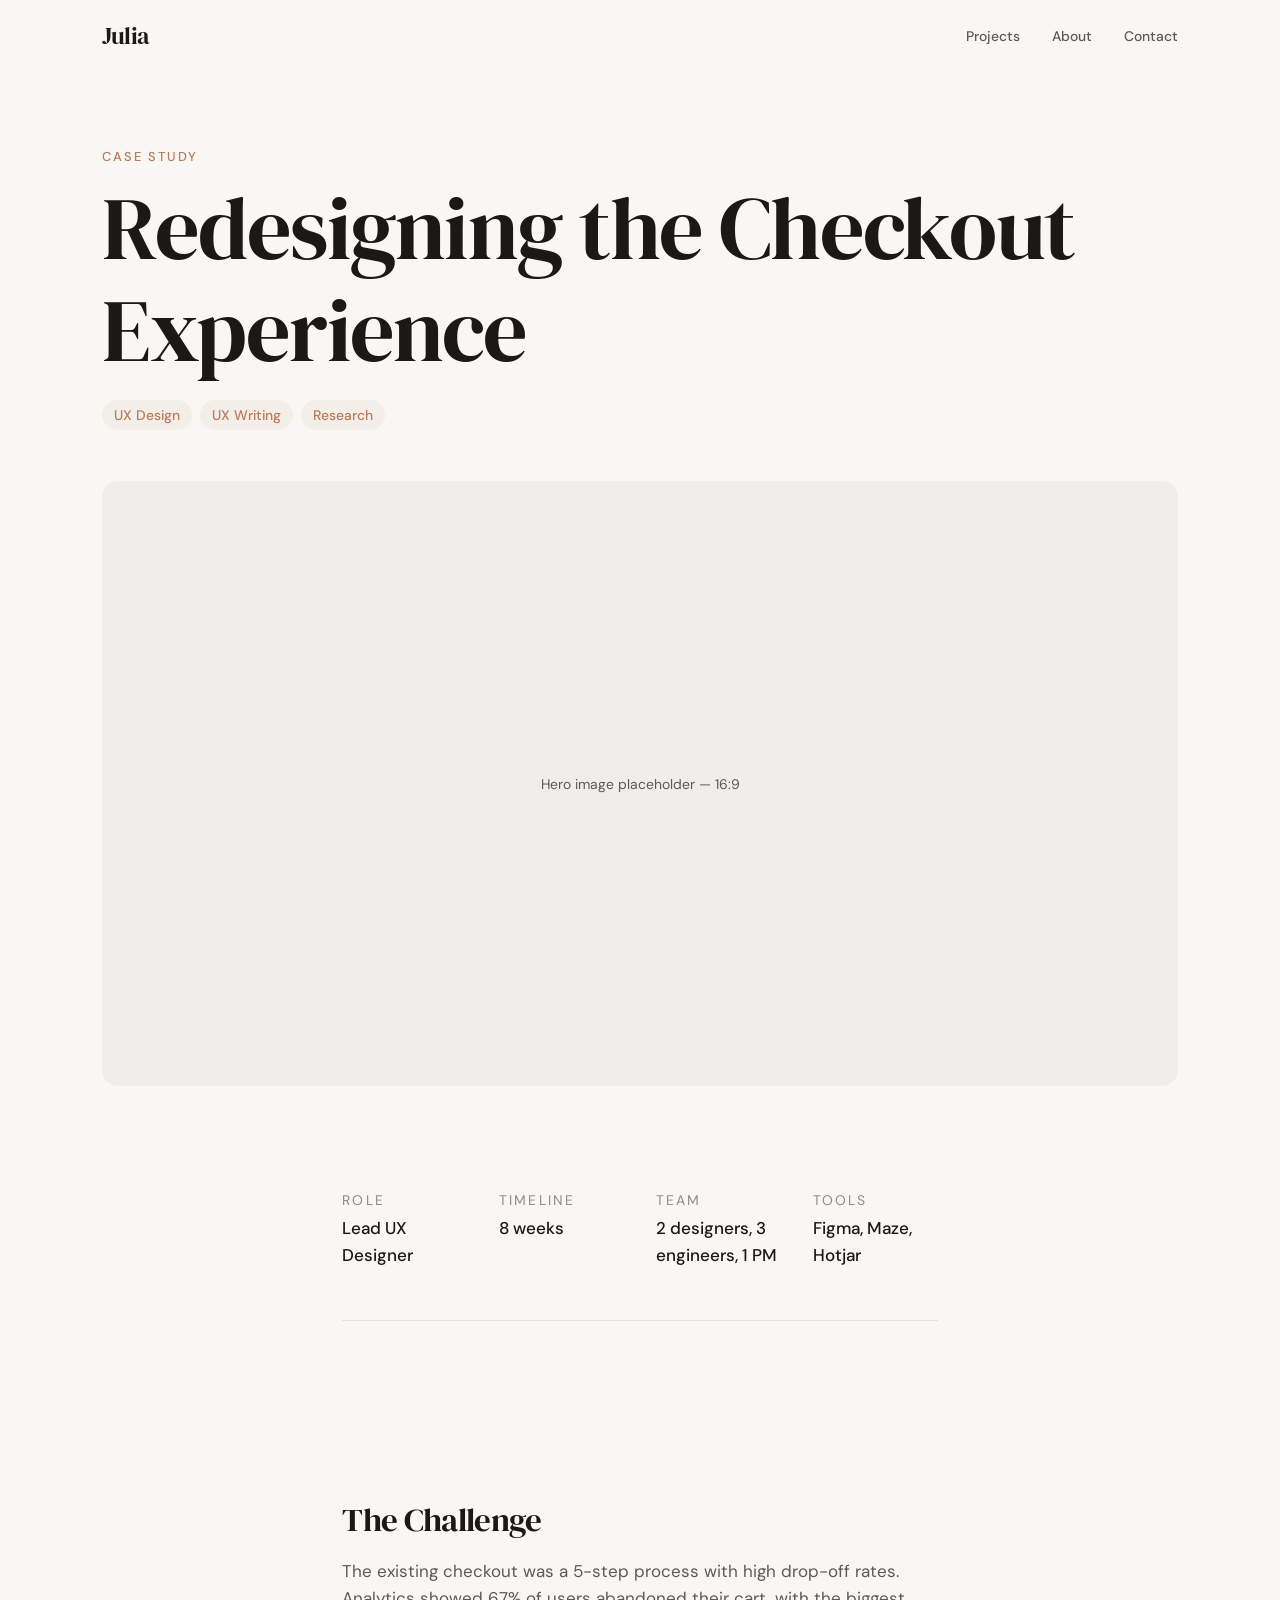
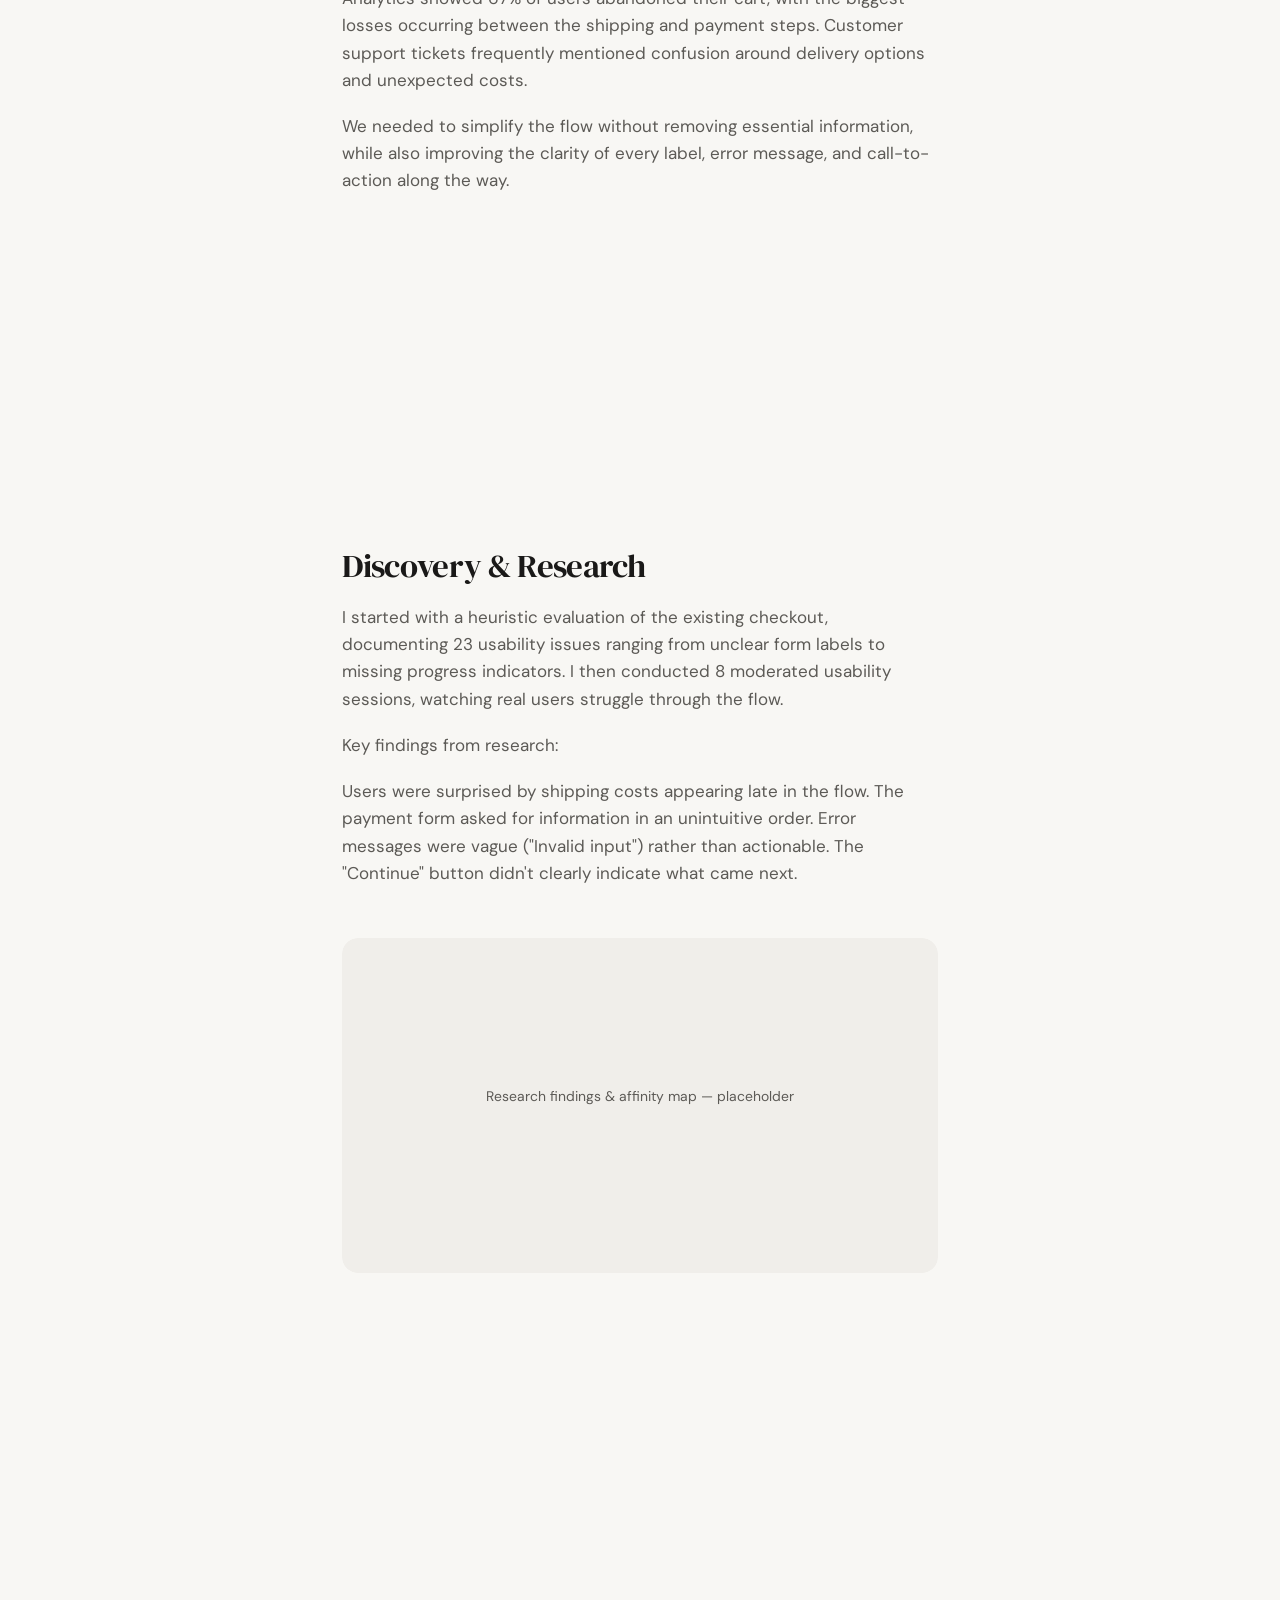
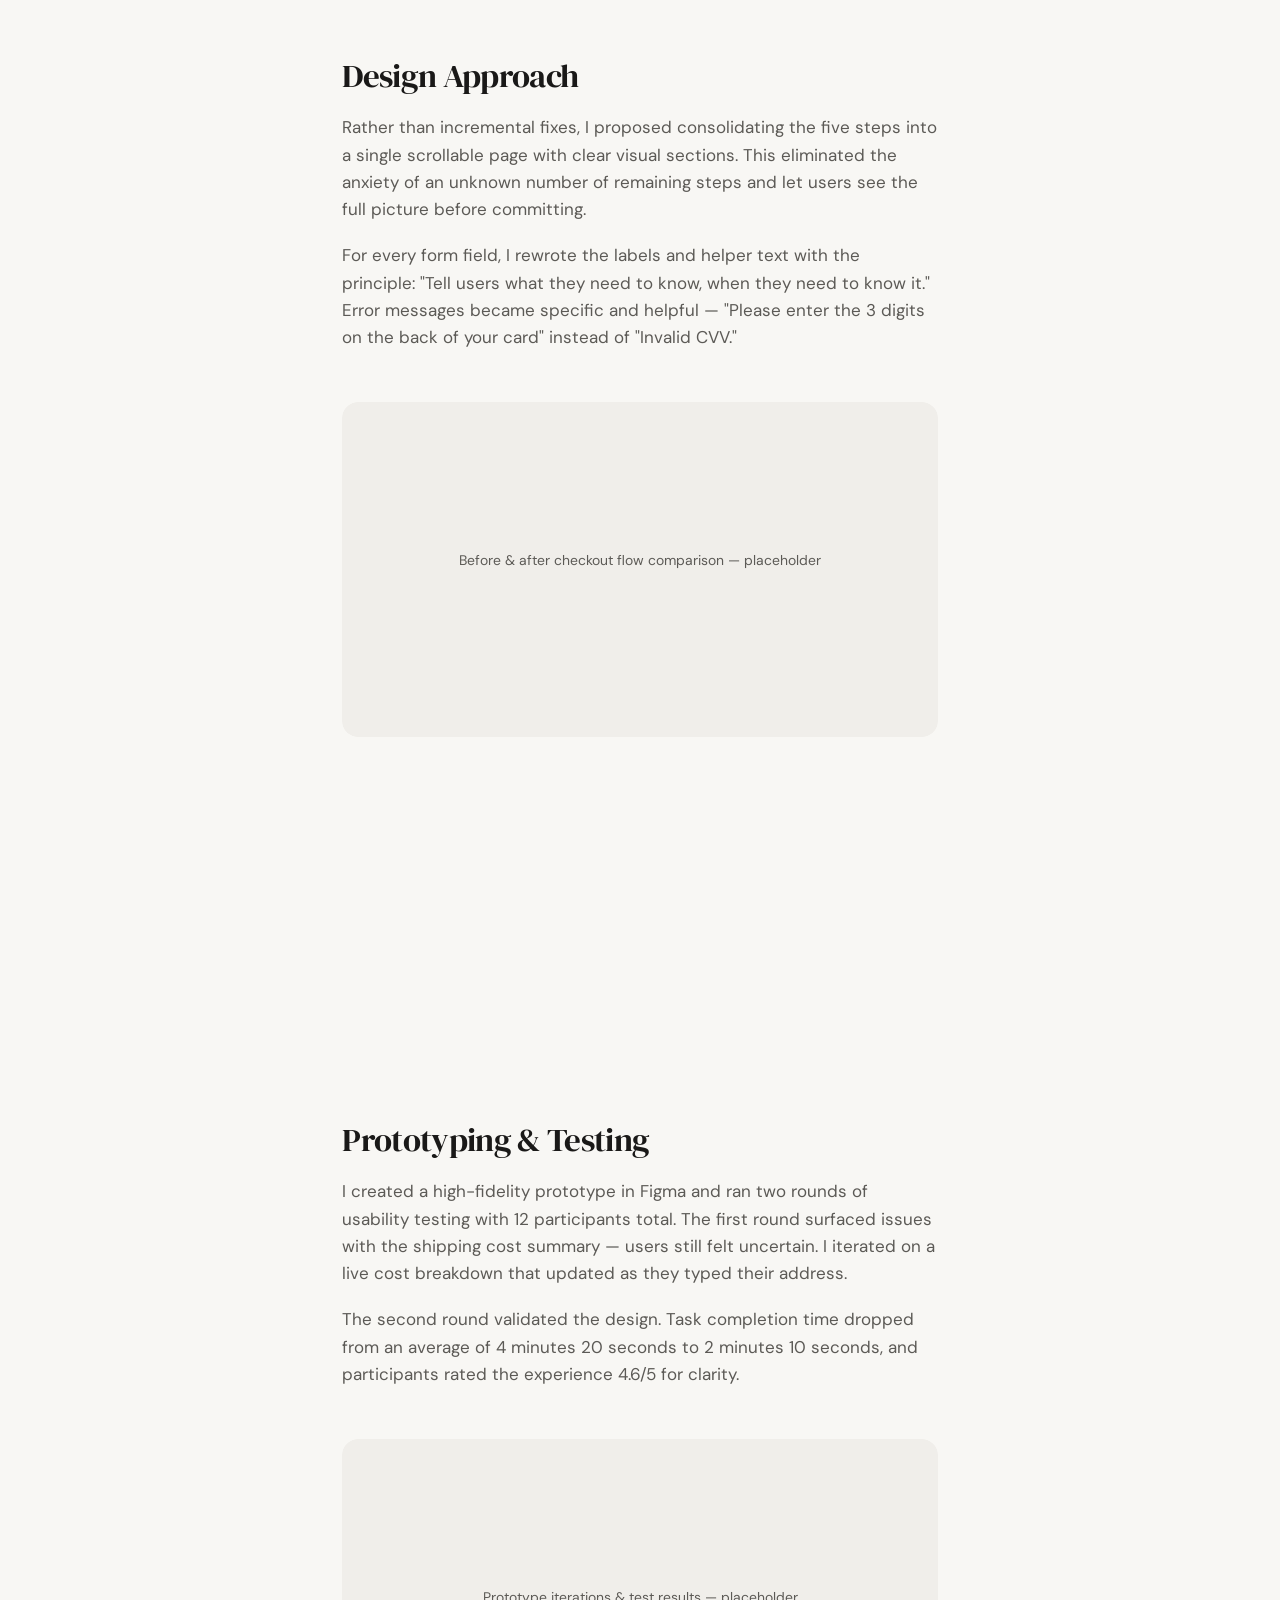
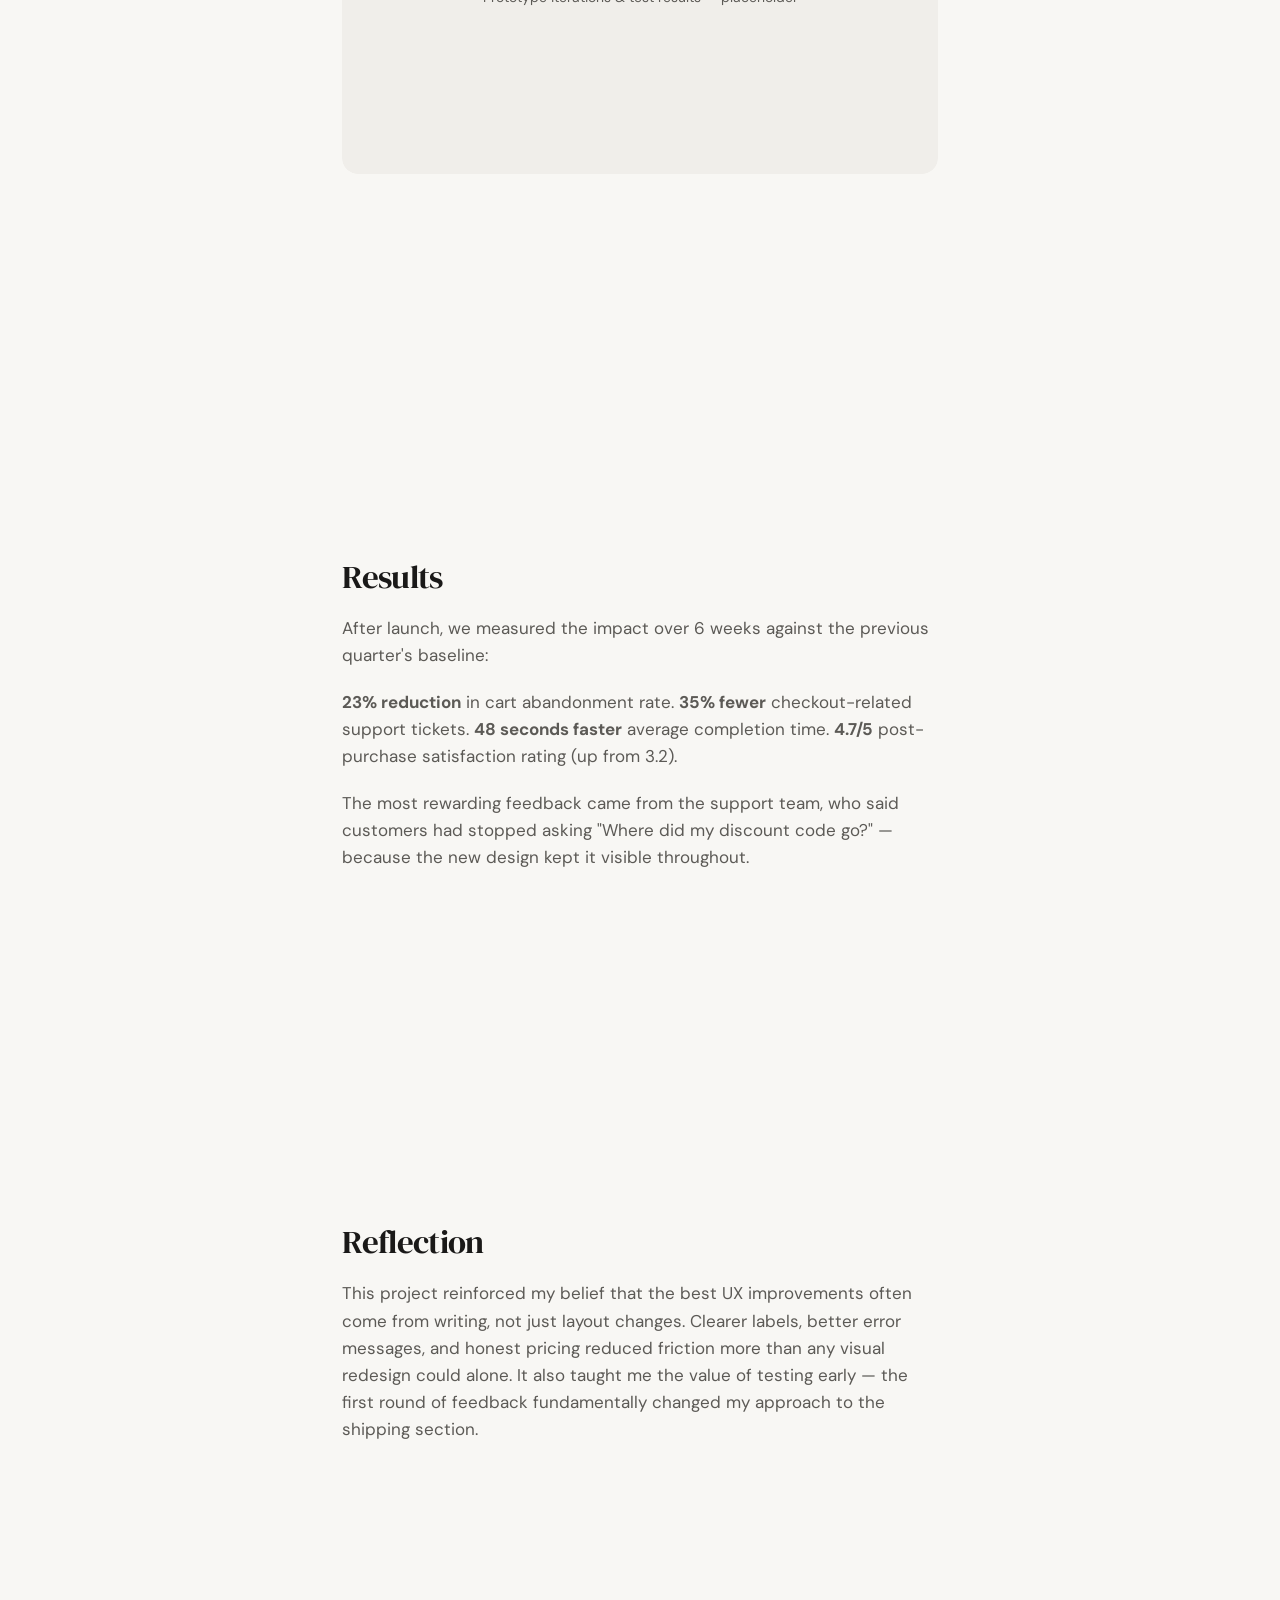
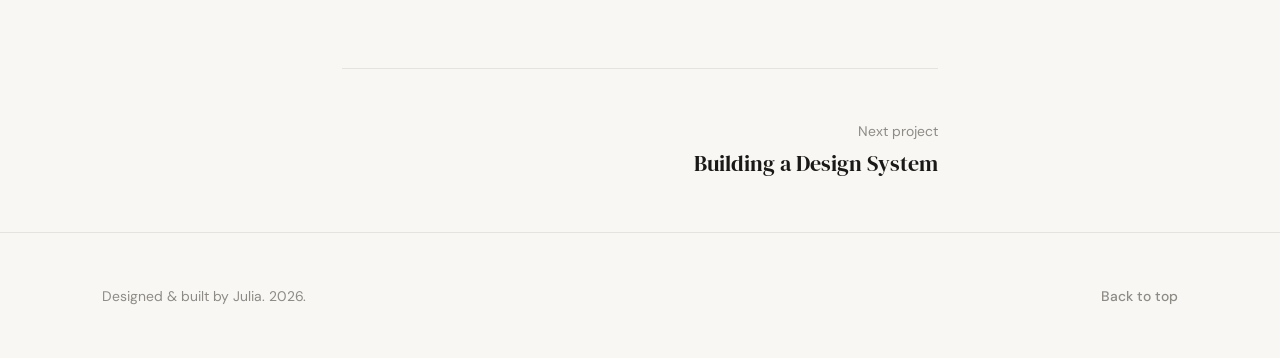
<file: projects/case-study-1.html>
<!DOCTYPE html>
<html lang="en">
<head>
  <meta charset="UTF-8">
  <meta name="viewport" content="width=device-width, initial-scale=1.0">
  <title>Redesigning the Checkout Experience — Julia</title>
  <meta name="description" content="Case study: How I streamlined a 5-step checkout into one intuitive flow, reducing cart abandonment by 23%.">
  <link rel="icon" href="../assets/images/favicon.svg" type="image/svg+xml">

  <link rel="preconnect" href="https://fonts.googleapis.com">
  <link rel="preconnect" href="https://fonts.gstatic.com" crossorigin>
  <link href="https://fonts.googleapis.com/css2?family=DM+Sans:ital,opsz,wght@0,9..40,400;0,9..40,500;0,9..40,600;1,9..40,400&family=DM+Serif+Display&display=swap" rel="stylesheet">

  <link rel="stylesheet" href="../css/reset.css">
  <link rel="stylesheet" href="../css/variables.css">
  <link rel="stylesheet" href="../css/base.css">
  <link rel="stylesheet" href="../css/layout.css">
  <link rel="stylesheet" href="../css/components.css">
  <link rel="stylesheet" href="../css/animations.css">
  <link rel="stylesheet" href="../css/responsive.css">
</head>
<body>
  <a href="#main" class="skip-link">Skip to content</a>

  <header class="nav nav--scrolled" role="banner">
    <div class="nav__inner">
      <a href="../index.html" class="nav__logo">Julia</a>
      <nav class="nav__links" role="navigation" aria-label="Main navigation">
        <a href="../index.html#projects" class="nav__link">Projects</a>
        <a href="../index.html#about" class="nav__link">About</a>
        <a href="../index.html#contact" class="nav__link">Contact</a>
      </nav>
      <button class="nav__toggle" aria-label="Open menu" aria-expanded="false">
        <span class="nav__toggle-line"></span>
        <span class="nav__toggle-line"></span>
        <span class="nav__toggle-line"></span>
      </button>
    </div>
    <div class="nav__overlay" aria-hidden="true">
      <a href="../index.html#projects" class="nav__overlay-link">Projects</a>
      <a href="../index.html#about" class="nav__overlay-link">About</a>
      <a href="../index.html#contact" class="nav__overlay-link">Contact</a>
    </div>
  </header>

  <main id="main">
    <!-- Case Hero -->
    <section class="case-hero">
      <div class="container">
        <p class="overline case-hero__overline">Case Study</p>
        <h1 class="case-hero__title">Redesigning the Checkout Experience</h1>
        <div class="case-hero__tags">
          <span class="tag">UX Design</span>
          <span class="tag">UX Writing</span>
          <span class="tag">Research</span>
        </div>
        <div class="case-hero__image">
          <p>Hero image placeholder — 16:9</p>
        </div>
      </div>
    </section>

    <!-- Metadata -->
    <div class="case-study-content">
      <div class="case-meta">
        <dl class="meta-grid">
          <div>
            <dt>Role</dt>
            <dd>Lead UX Designer</dd>
          </div>
          <div>
            <dt>Timeline</dt>
            <dd>8 weeks</dd>
          </div>
          <div>
            <dt>Team</dt>
            <dd>2 designers, 3 engineers, 1 PM</dd>
          </div>
          <div>
            <dt>Tools</dt>
            <dd>Figma, Maze, Hotjar</dd>
          </div>
        </dl>
      </div>

      <!-- Content -->
      <article>
        <section class="case-section reveal">
          <h2>The Challenge</h2>
          <p>The existing checkout was a 5-step process with high drop-off rates. Analytics showed 67% of users abandoned their cart, with the biggest losses occurring between the shipping and payment steps. Customer support tickets frequently mentioned confusion around delivery options and unexpected costs.</p>
          <p>We needed to simplify the flow without removing essential information, while also improving the clarity of every label, error message, and call-to-action along the way.</p>
        </section>

        <section class="case-section reveal">
          <h2>Discovery & Research</h2>
          <p>I started with a heuristic evaluation of the existing checkout, documenting 23 usability issues ranging from unclear form labels to missing progress indicators. I then conducted 8 moderated usability sessions, watching real users struggle through the flow.</p>
          <p>Key findings from research:</p>
          <p>Users were surprised by shipping costs appearing late in the flow. The payment form asked for information in an unintuitive order. Error messages were vague ("Invalid input") rather than actionable. The "Continue" button didn't clearly indicate what came next.</p>
          <div class="breakout">
            <div class="case-image-placeholder">
              <p>Research findings & affinity map — placeholder</p>
            </div>
          </div>
        </section>

        <section class="case-section reveal">
          <h2>Design Approach</h2>
          <p>Rather than incremental fixes, I proposed consolidating the five steps into a single scrollable page with clear visual sections. This eliminated the anxiety of an unknown number of remaining steps and let users see the full picture before committing.</p>
          <p>For every form field, I rewrote the labels and helper text with the principle: "Tell users what they need to know, when they need to know it." Error messages became specific and helpful — "Please enter the 3 digits on the back of your card" instead of "Invalid CVV."</p>
          <div class="breakout">
            <div class="case-image-placeholder">
              <p>Before & after checkout flow comparison — placeholder</p>
            </div>
          </div>
        </section>

        <section class="case-section reveal">
          <h2>Prototyping & Testing</h2>
          <p>I created a high-fidelity prototype in Figma and ran two rounds of usability testing with 12 participants total. The first round surfaced issues with the shipping cost summary — users still felt uncertain. I iterated on a live cost breakdown that updated as they typed their address.</p>
          <p>The second round validated the design. Task completion time dropped from an average of 4 minutes 20 seconds to 2 minutes 10 seconds, and participants rated the experience 4.6/5 for clarity.</p>
          <div class="breakout">
            <div class="case-image-placeholder">
              <p>Prototype iterations & test results — placeholder</p>
            </div>
          </div>
        </section>

        <section class="case-section reveal">
          <h2>Results</h2>
          <p>After launch, we measured the impact over 6 weeks against the previous quarter's baseline:</p>
          <p><strong>23% reduction</strong> in cart abandonment rate. <strong>35% fewer</strong> checkout-related support tickets. <strong>48 seconds faster</strong> average completion time. <strong>4.7/5</strong> post-purchase satisfaction rating (up from 3.2).</p>
          <p>The most rewarding feedback came from the support team, who said customers had stopped asking "Where did my discount code go?" — because the new design kept it visible throughout.</p>
        </section>

        <section class="case-section reveal">
          <h2>Reflection</h2>
          <p>This project reinforced my belief that the best UX improvements often come from writing, not just layout changes. Clearer labels, better error messages, and honest pricing reduced friction more than any visual redesign could alone. It also taught me the value of testing early — the first round of feedback fundamentally changed my approach to the shipping section.</p>
        </section>
      </article>

      <!-- Prev / Next -->
      <nav class="case-nav" aria-label="Case study navigation">
        <div class="case-nav__inner">
          <div></div>
          <a href="case-study-2.html" class="case-nav__link case-nav__link--next">
            <span class="case-nav__label">Next project</span>
            <span class="case-nav__title">Building a Design System</span>
          </a>
        </div>
      </nav>
    </div>
  </main>

  <footer class="footer" role="contentinfo">
    <div class="container">
      <div class="footer__inner">
        <p class="footer__text">Designed & built by Julia. 2026.</p>
        <a href="#" class="footer__top">Back to top</a>
      </div>
    </div>
  </footer>

  <script src="../js/main.js"></script>
  <script src="../js/nav.js"></script>
</body>
</html>
</file>
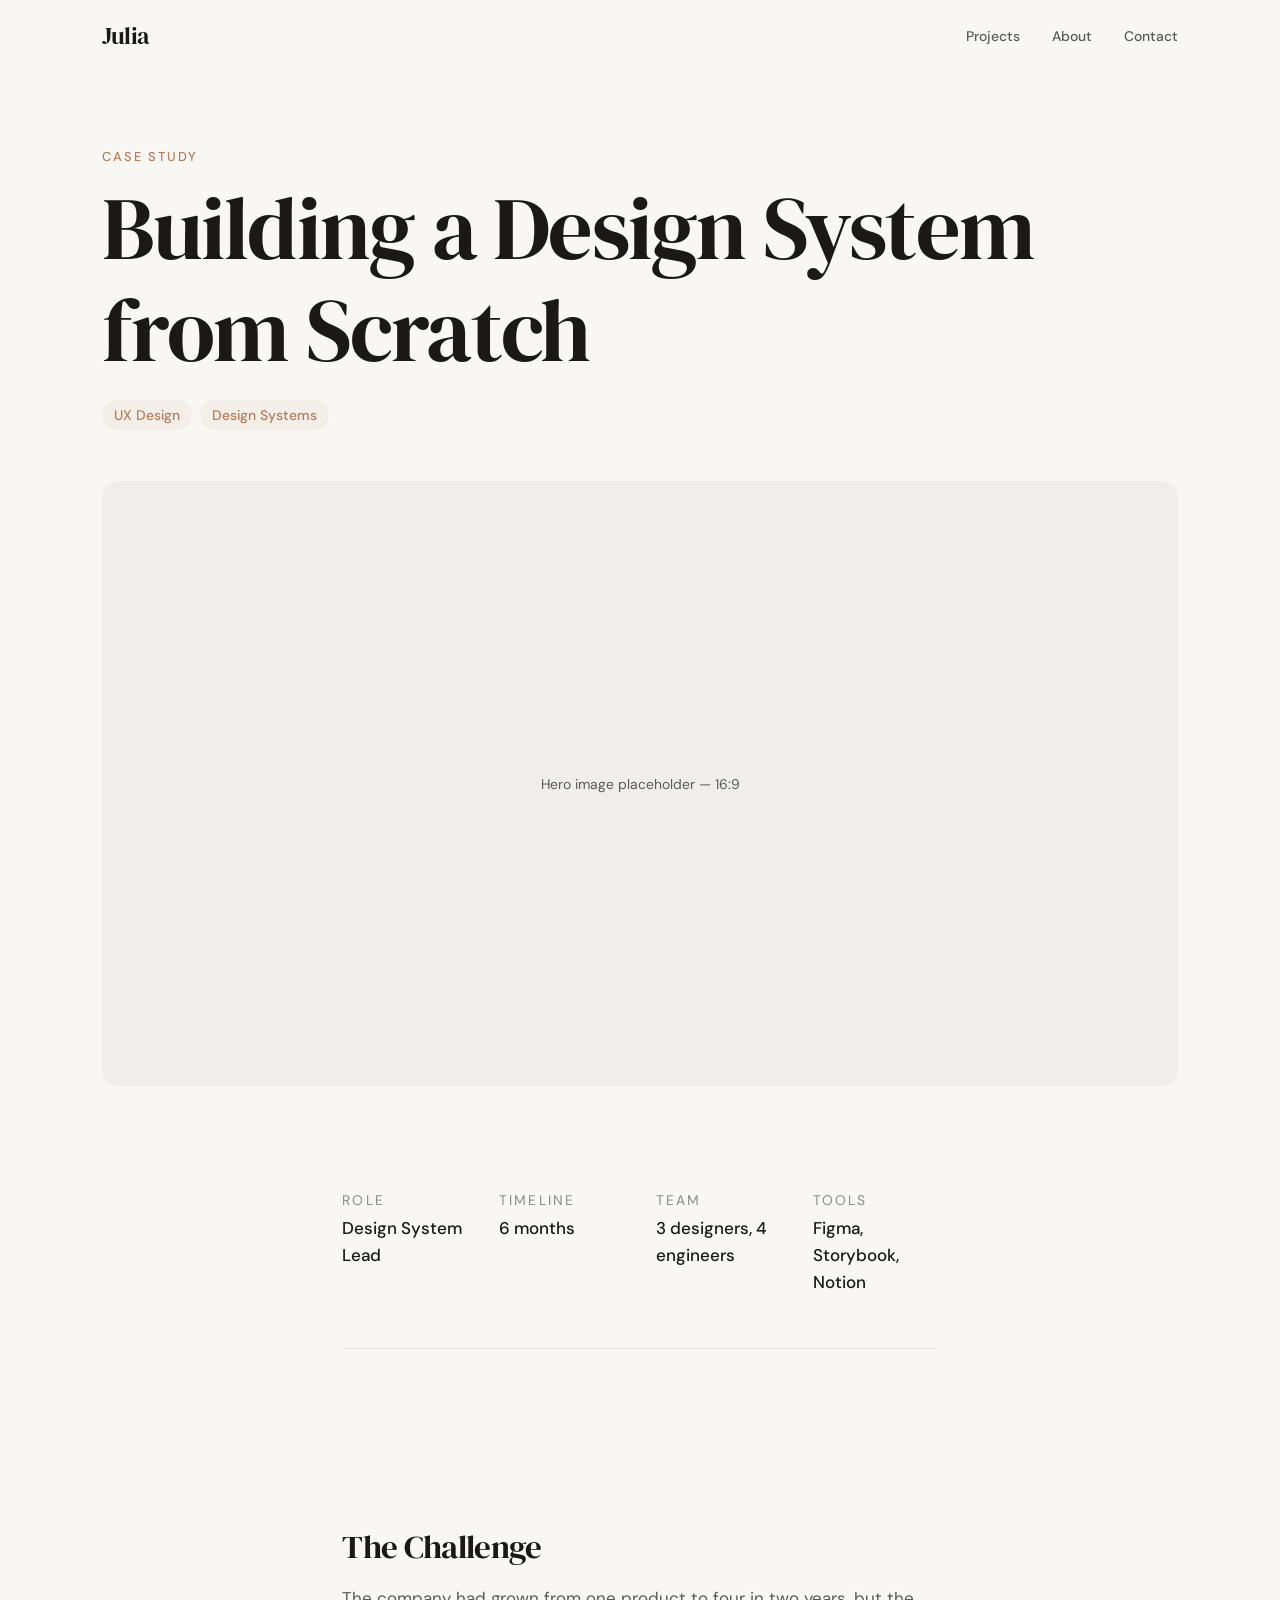
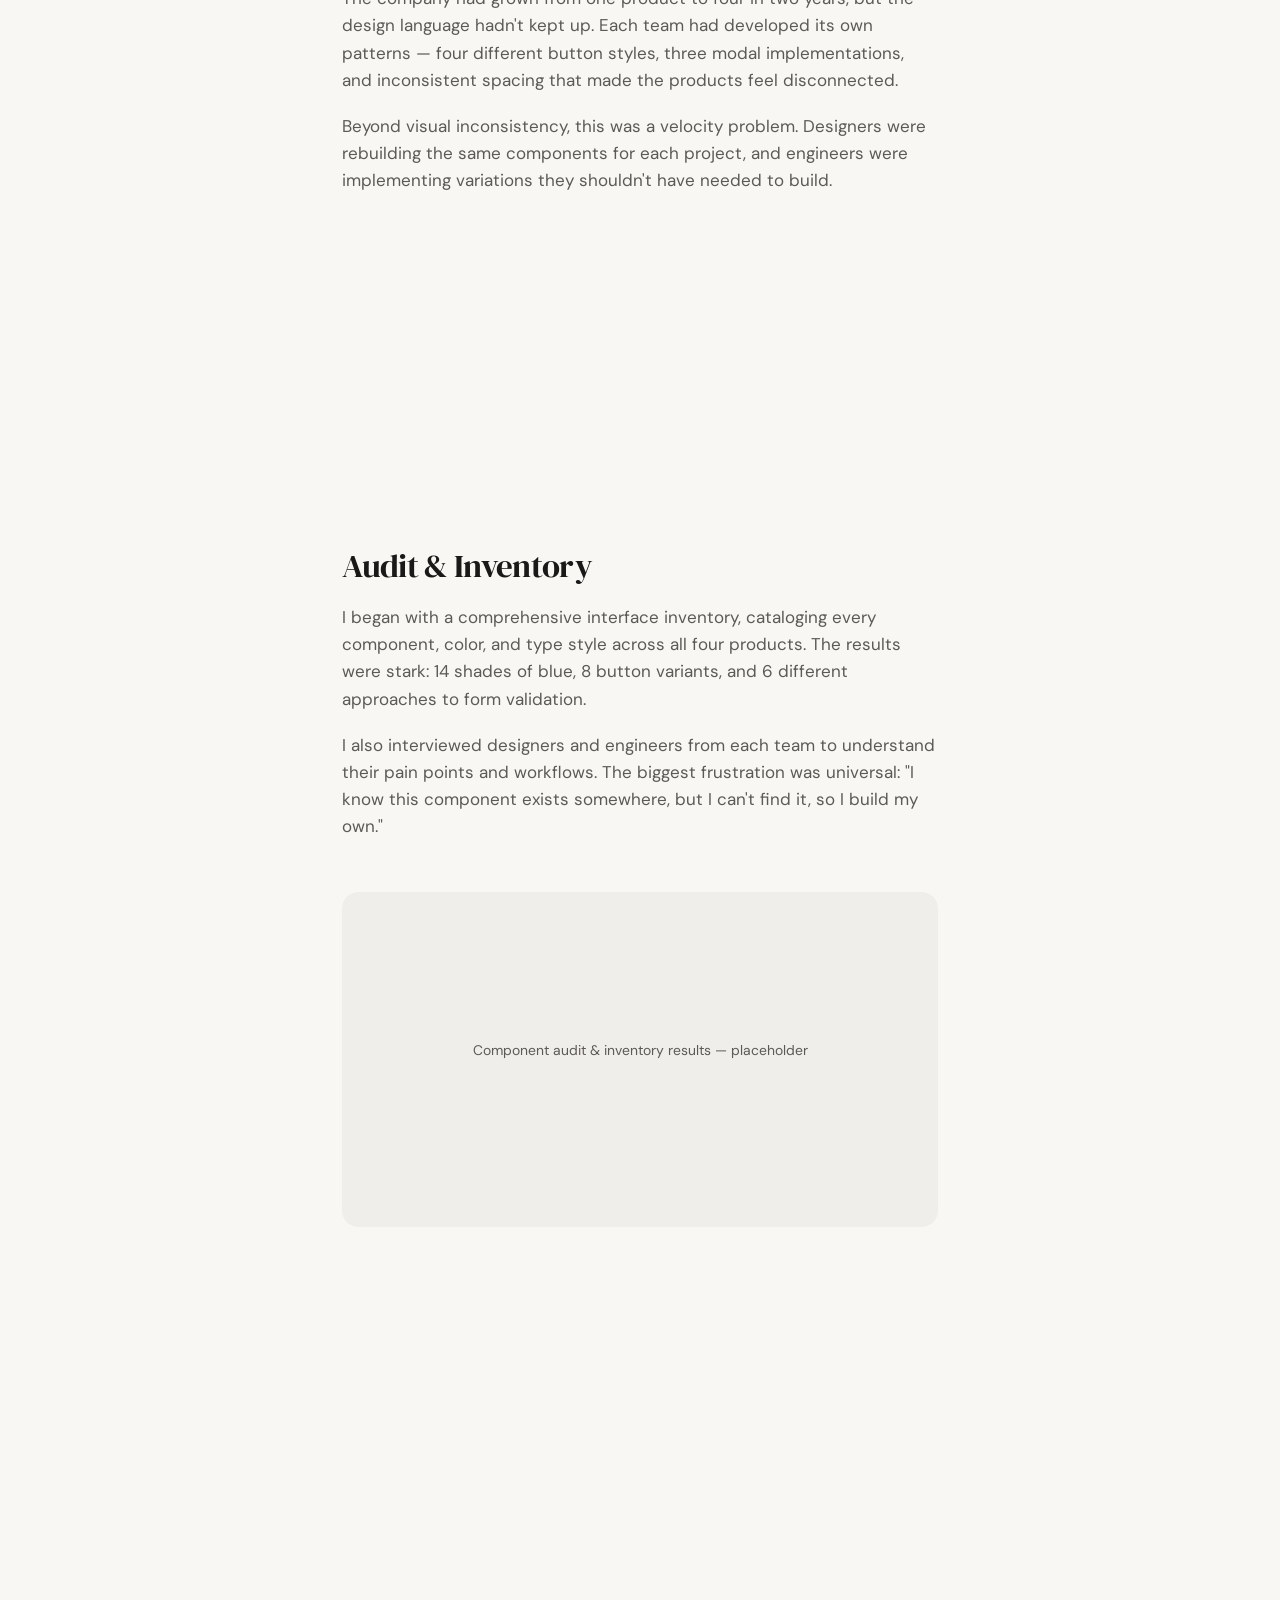
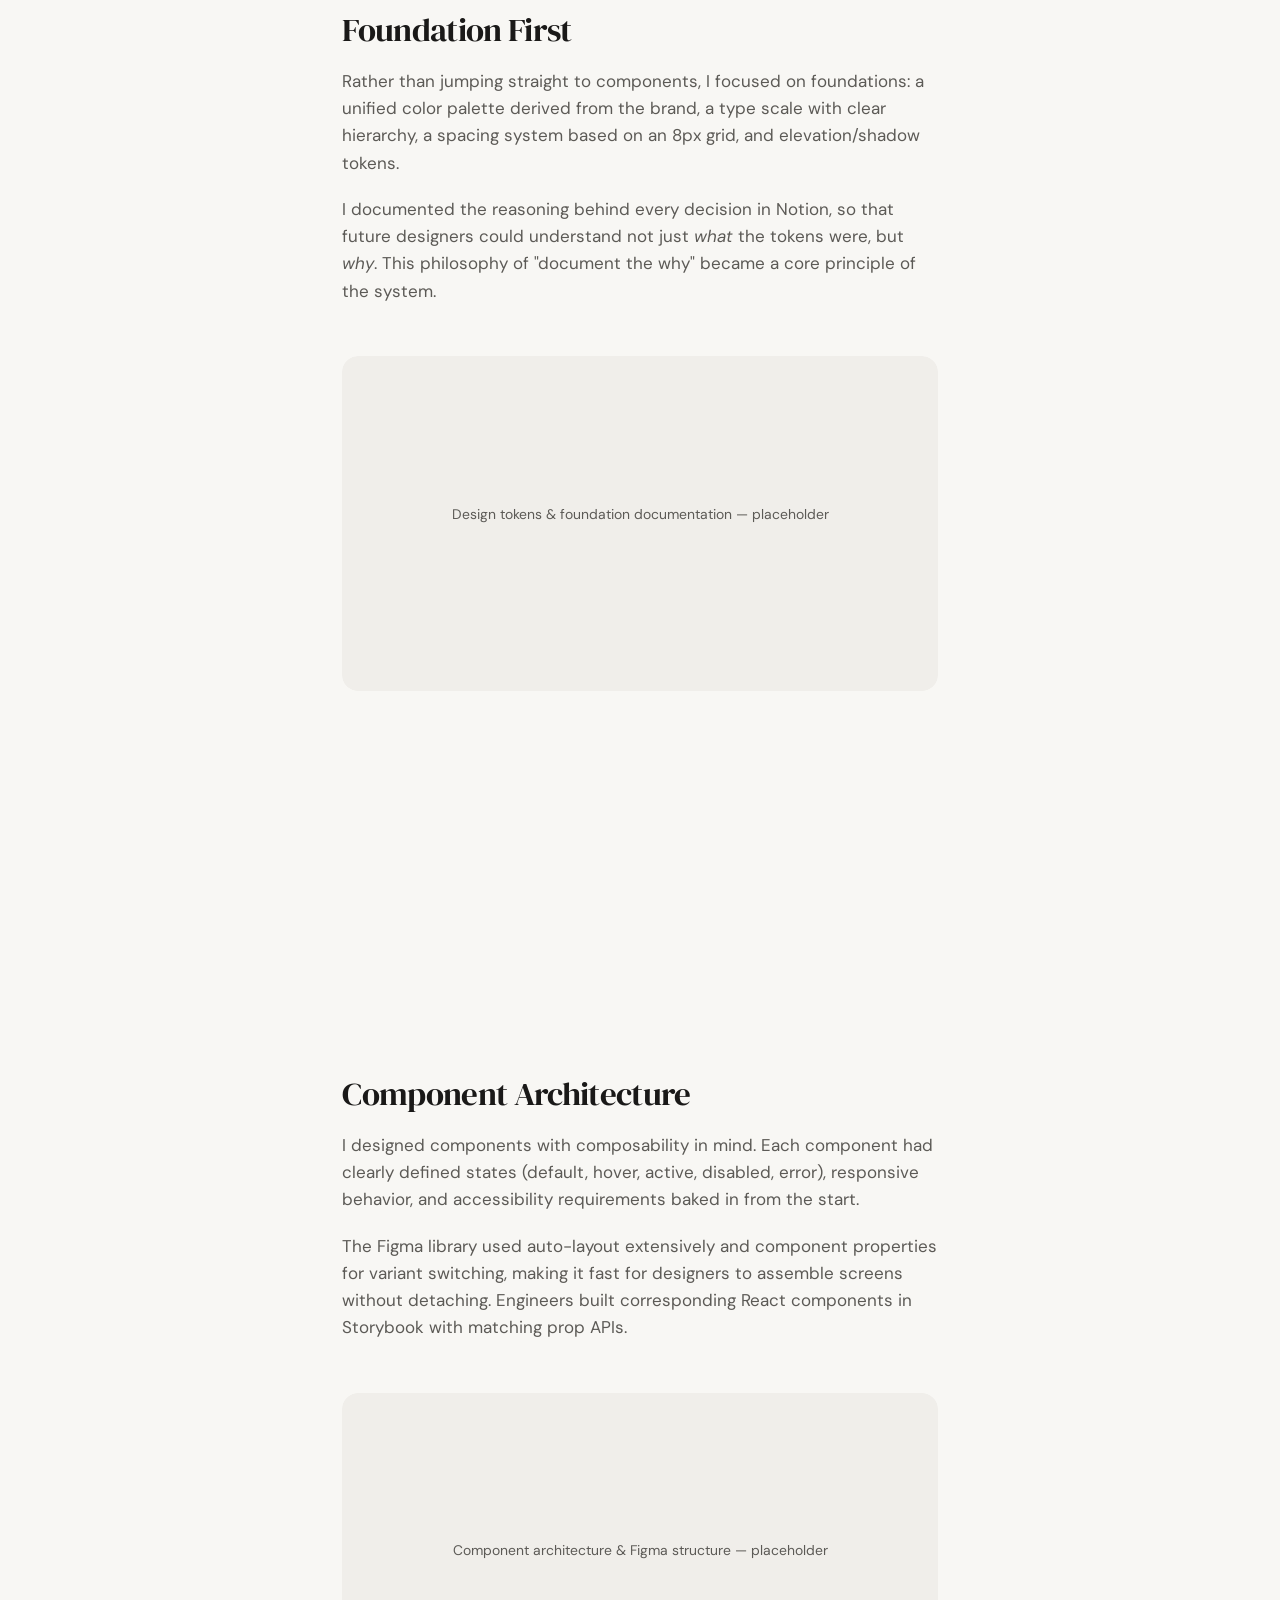
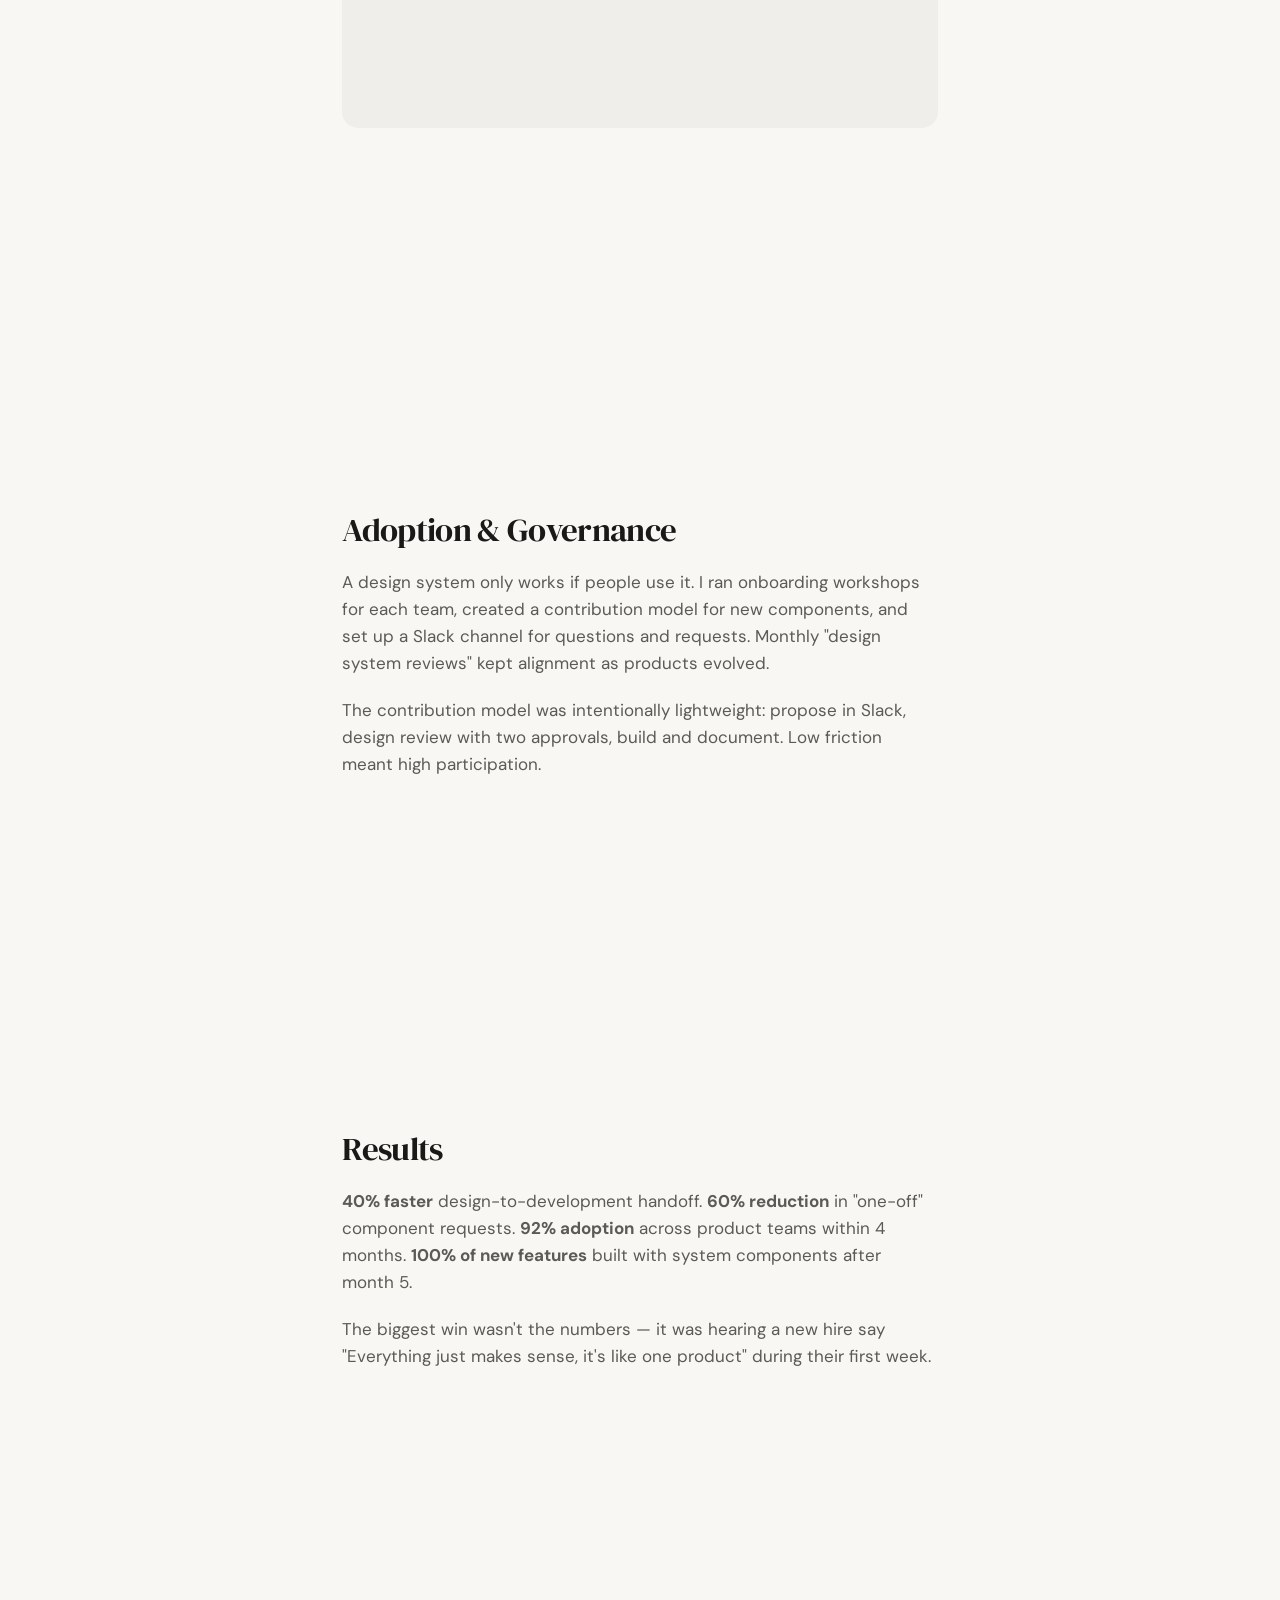
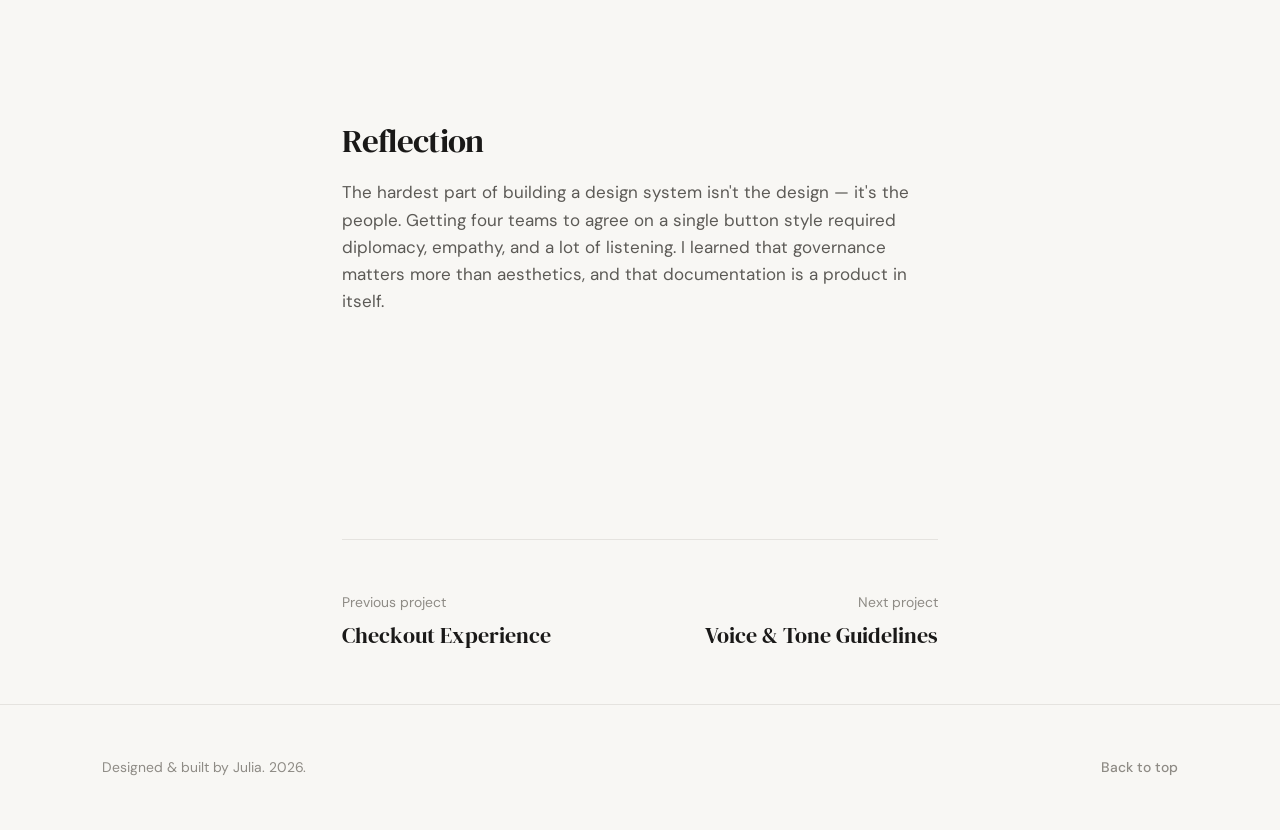
<file: projects/case-study-2.html>
<!DOCTYPE html>
<html lang="en">
<head>
  <meta charset="UTF-8">
  <meta name="viewport" content="width=device-width, initial-scale=1.0">
  <title>Building a Design System from Scratch — Julia</title>
  <meta name="description" content="Case study: Creating a unified component library that brought consistency across 4 product teams.">
  <link rel="icon" href="../assets/images/favicon.svg" type="image/svg+xml">

  <link rel="preconnect" href="https://fonts.googleapis.com">
  <link rel="preconnect" href="https://fonts.gstatic.com" crossorigin>
  <link href="https://fonts.googleapis.com/css2?family=DM+Sans:ital,opsz,wght@0,9..40,400;0,9..40,500;0,9..40,600;1,9..40,400&family=DM+Serif+Display&display=swap" rel="stylesheet">

  <link rel="stylesheet" href="../css/reset.css">
  <link rel="stylesheet" href="../css/variables.css">
  <link rel="stylesheet" href="../css/base.css">
  <link rel="stylesheet" href="../css/layout.css">
  <link rel="stylesheet" href="../css/components.css">
  <link rel="stylesheet" href="../css/animations.css">
  <link rel="stylesheet" href="../css/responsive.css">
</head>
<body>
  <a href="#main" class="skip-link">Skip to content</a>

  <header class="nav nav--scrolled" role="banner">
    <div class="nav__inner">
      <a href="../index.html" class="nav__logo">Julia</a>
      <nav class="nav__links" role="navigation" aria-label="Main navigation">
        <a href="../index.html#projects" class="nav__link">Projects</a>
        <a href="../index.html#about" class="nav__link">About</a>
        <a href="../index.html#contact" class="nav__link">Contact</a>
      </nav>
      <button class="nav__toggle" aria-label="Open menu" aria-expanded="false">
        <span class="nav__toggle-line"></span>
        <span class="nav__toggle-line"></span>
        <span class="nav__toggle-line"></span>
      </button>
    </div>
    <div class="nav__overlay" aria-hidden="true">
      <a href="../index.html#projects" class="nav__overlay-link">Projects</a>
      <a href="../index.html#about" class="nav__overlay-link">About</a>
      <a href="../index.html#contact" class="nav__overlay-link">Contact</a>
    </div>
  </header>

  <main id="main">
    <section class="case-hero">
      <div class="container">
        <p class="overline case-hero__overline">Case Study</p>
        <h1 class="case-hero__title">Building a Design System from Scratch</h1>
        <div class="case-hero__tags">
          <span class="tag">UX Design</span>
          <span class="tag">Design Systems</span>
        </div>
        <div class="case-hero__image">
          <p>Hero image placeholder — 16:9</p>
        </div>
      </div>
    </section>

    <div class="case-study-content">
      <div class="case-meta">
        <dl class="meta-grid">
          <div>
            <dt>Role</dt>
            <dd>Design System Lead</dd>
          </div>
          <div>
            <dt>Timeline</dt>
            <dd>6 months</dd>
          </div>
          <div>
            <dt>Team</dt>
            <dd>3 designers, 4 engineers</dd>
          </div>
          <div>
            <dt>Tools</dt>
            <dd>Figma, Storybook, Notion</dd>
          </div>
        </dl>
      </div>

      <article>
        <section class="case-section reveal">
          <h2>The Challenge</h2>
          <p>The company had grown from one product to four in two years, but the design language hadn't kept up. Each team had developed its own patterns — four different button styles, three modal implementations, and inconsistent spacing that made the products feel disconnected.</p>
          <p>Beyond visual inconsistency, this was a velocity problem. Designers were rebuilding the same components for each project, and engineers were implementing variations they shouldn't have needed to build.</p>
        </section>

        <section class="case-section reveal">
          <h2>Audit & Inventory</h2>
          <p>I began with a comprehensive interface inventory, cataloging every component, color, and type style across all four products. The results were stark: 14 shades of blue, 8 button variants, and 6 different approaches to form validation.</p>
          <p>I also interviewed designers and engineers from each team to understand their pain points and workflows. The biggest frustration was universal: "I know this component exists somewhere, but I can't find it, so I build my own."</p>
          <div class="breakout">
            <div class="case-image-placeholder">
              <p>Component audit & inventory results — placeholder</p>
            </div>
          </div>
        </section>

        <section class="case-section reveal">
          <h2>Foundation First</h2>
          <p>Rather than jumping straight to components, I focused on foundations: a unified color palette derived from the brand, a type scale with clear hierarchy, a spacing system based on an 8px grid, and elevation/shadow tokens.</p>
          <p>I documented the reasoning behind every decision in Notion, so that future designers could understand not just <em>what</em> the tokens were, but <em>why</em>. This philosophy of "document the why" became a core principle of the system.</p>
          <div class="breakout">
            <div class="case-image-placeholder">
              <p>Design tokens & foundation documentation — placeholder</p>
            </div>
          </div>
        </section>

        <section class="case-section reveal">
          <h2>Component Architecture</h2>
          <p>I designed components with composability in mind. Each component had clearly defined states (default, hover, active, disabled, error), responsive behavior, and accessibility requirements baked in from the start.</p>
          <p>The Figma library used auto-layout extensively and component properties for variant switching, making it fast for designers to assemble screens without detaching. Engineers built corresponding React components in Storybook with matching prop APIs.</p>
          <div class="breakout">
            <div class="case-image-placeholder">
              <p>Component architecture & Figma structure — placeholder</p>
            </div>
          </div>
        </section>

        <section class="case-section reveal">
          <h2>Adoption & Governance</h2>
          <p>A design system only works if people use it. I ran onboarding workshops for each team, created a contribution model for new components, and set up a Slack channel for questions and requests. Monthly "design system reviews" kept alignment as products evolved.</p>
          <p>The contribution model was intentionally lightweight: propose in Slack, design review with two approvals, build and document. Low friction meant high participation.</p>
        </section>

        <section class="case-section reveal">
          <h2>Results</h2>
          <p><strong>40% faster</strong> design-to-development handoff. <strong>60% reduction</strong> in "one-off" component requests. <strong>92% adoption</strong> across product teams within 4 months. <strong>100% of new features</strong> built with system components after month 5.</p>
          <p>The biggest win wasn't the numbers — it was hearing a new hire say "Everything just makes sense, it's like one product" during their first week.</p>
        </section>

        <section class="case-section reveal">
          <h2>Reflection</h2>
          <p>The hardest part of building a design system isn't the design — it's the people. Getting four teams to agree on a single button style required diplomacy, empathy, and a lot of listening. I learned that governance matters more than aesthetics, and that documentation is a product in itself.</p>
        </section>
      </article>

      <nav class="case-nav" aria-label="Case study navigation">
        <div class="case-nav__inner">
          <a href="case-study-1.html" class="case-nav__link">
            <span class="case-nav__label">Previous project</span>
            <span class="case-nav__title">Checkout Experience</span>
          </a>
          <a href="case-study-3.html" class="case-nav__link case-nav__link--next">
            <span class="case-nav__label">Next project</span>
            <span class="case-nav__title">Voice & Tone Guidelines</span>
          </a>
        </div>
      </nav>
    </div>
  </main>

  <footer class="footer" role="contentinfo">
    <div class="container">
      <div class="footer__inner">
        <p class="footer__text">Designed & built by Julia. 2026.</p>
        <a href="#" class="footer__top">Back to top</a>
      </div>
    </div>
  </footer>

  <script src="../js/main.js"></script>
  <script src="../js/nav.js"></script>
</body>
</html>
</file>
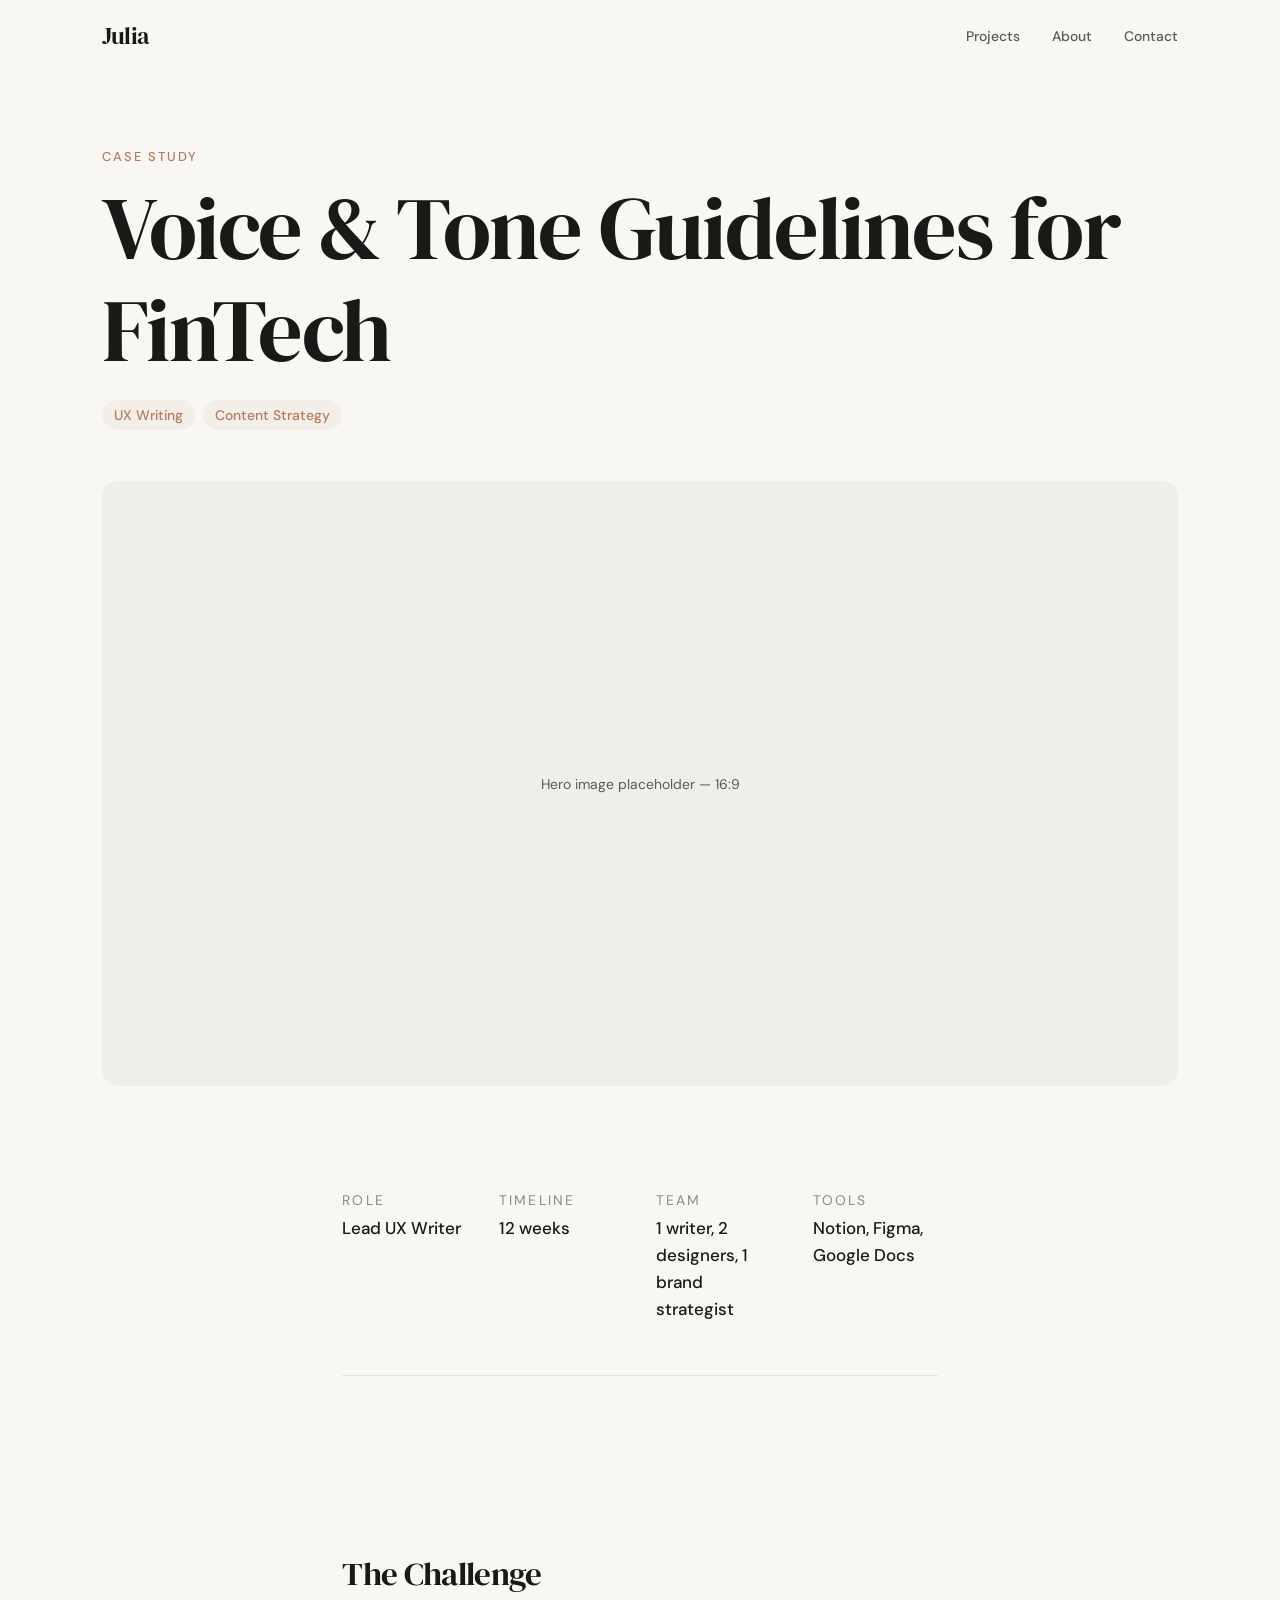
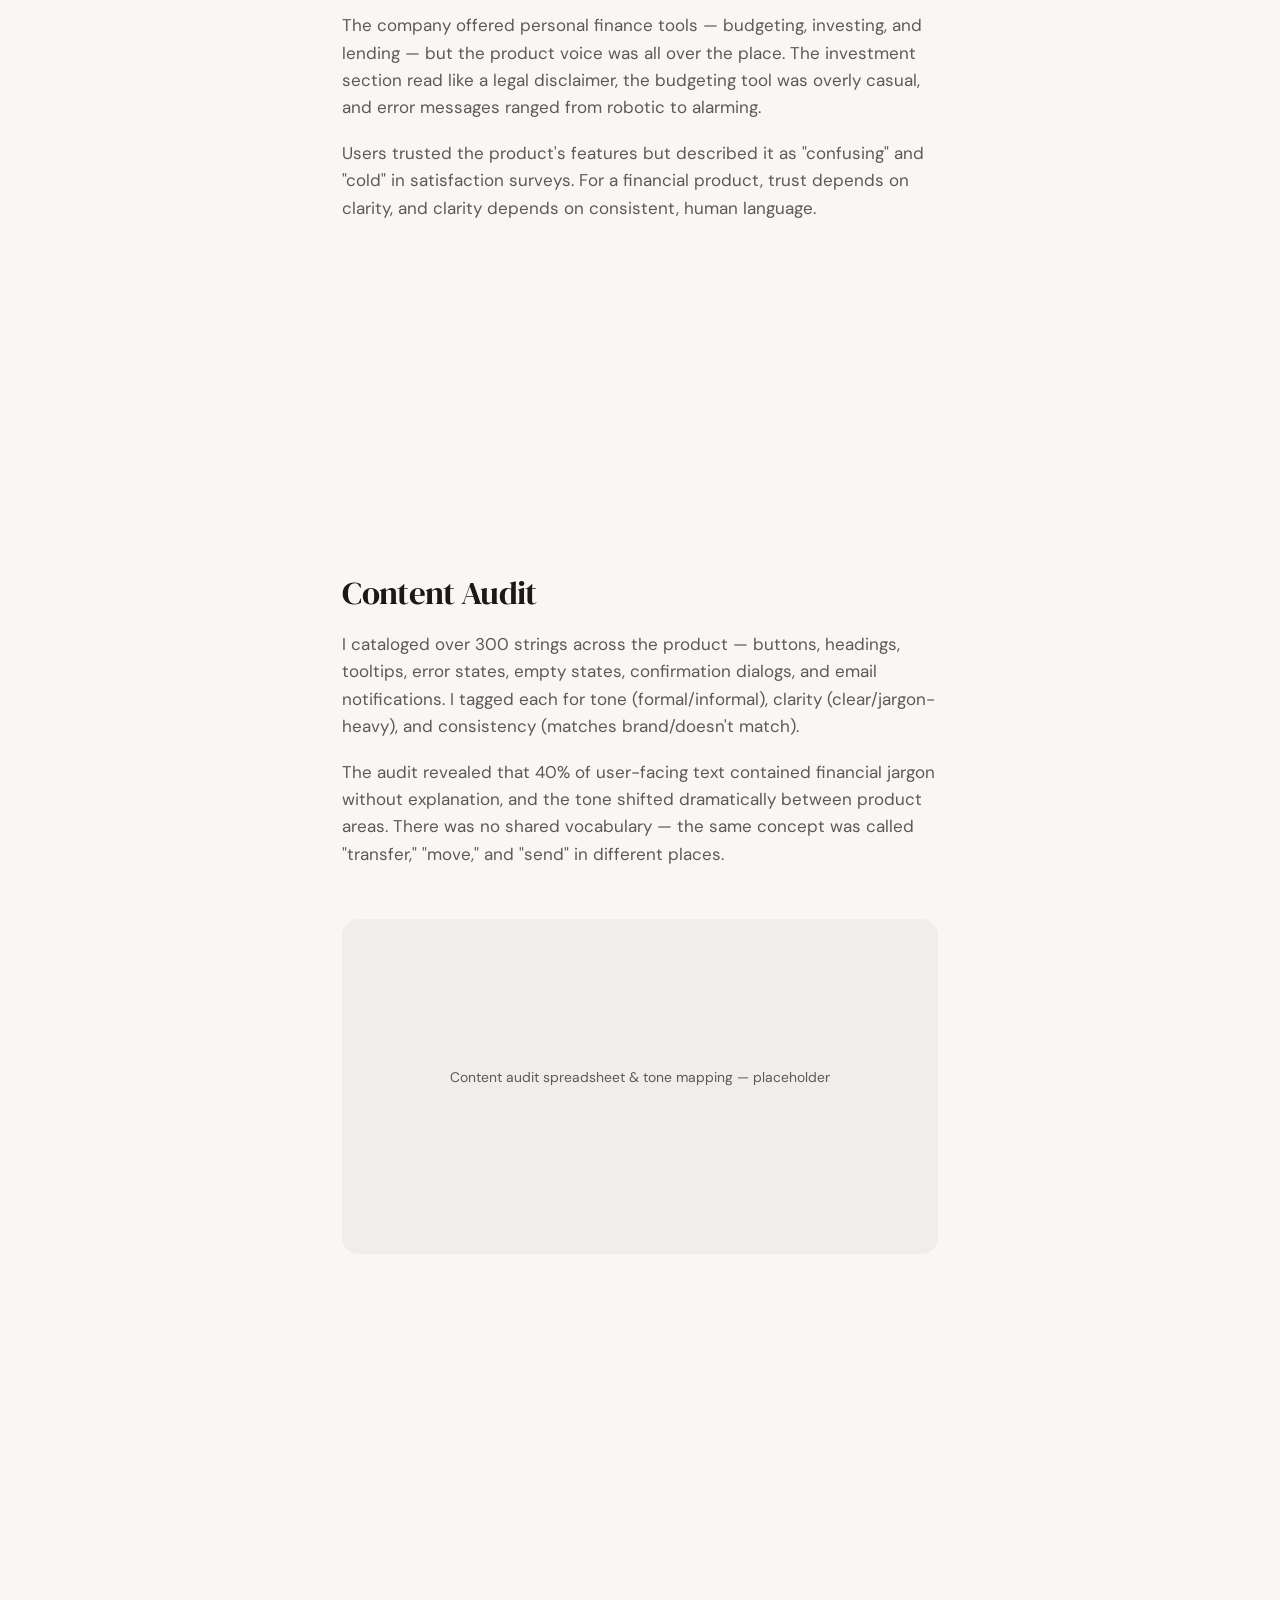
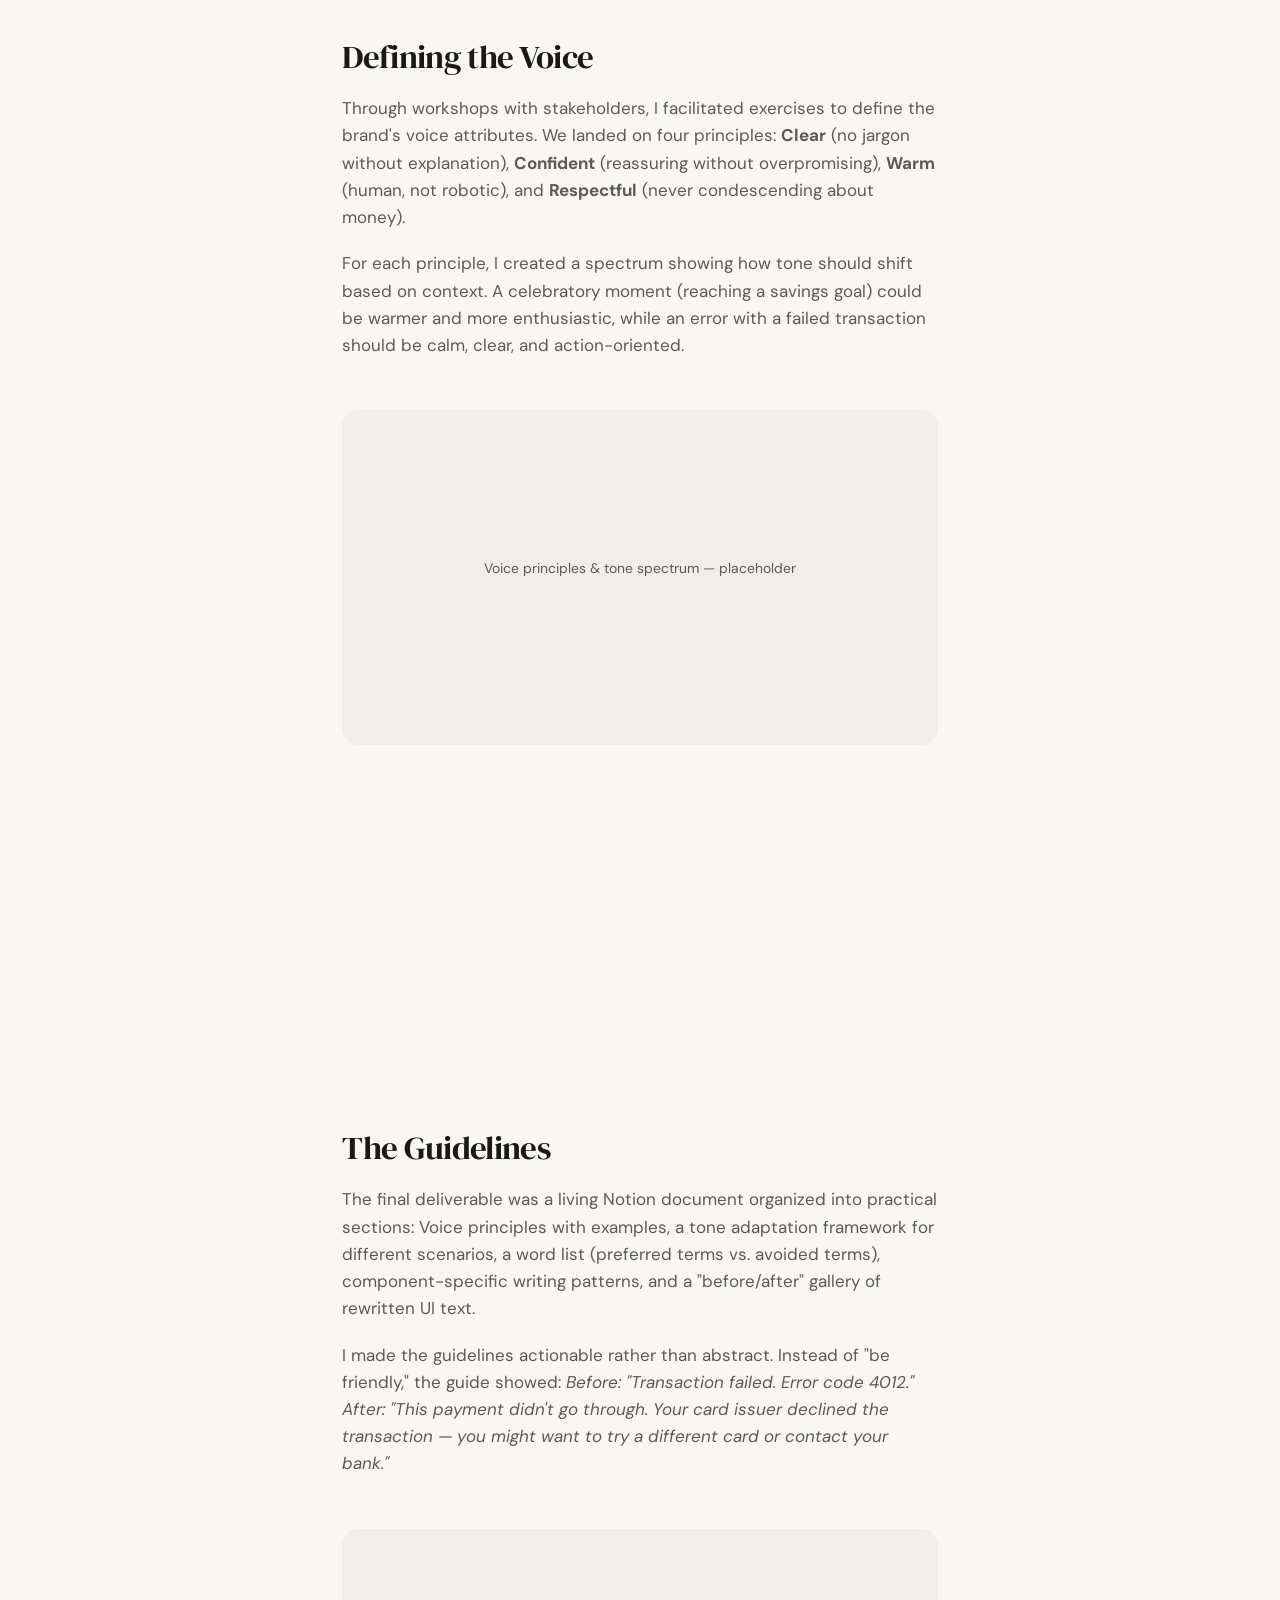
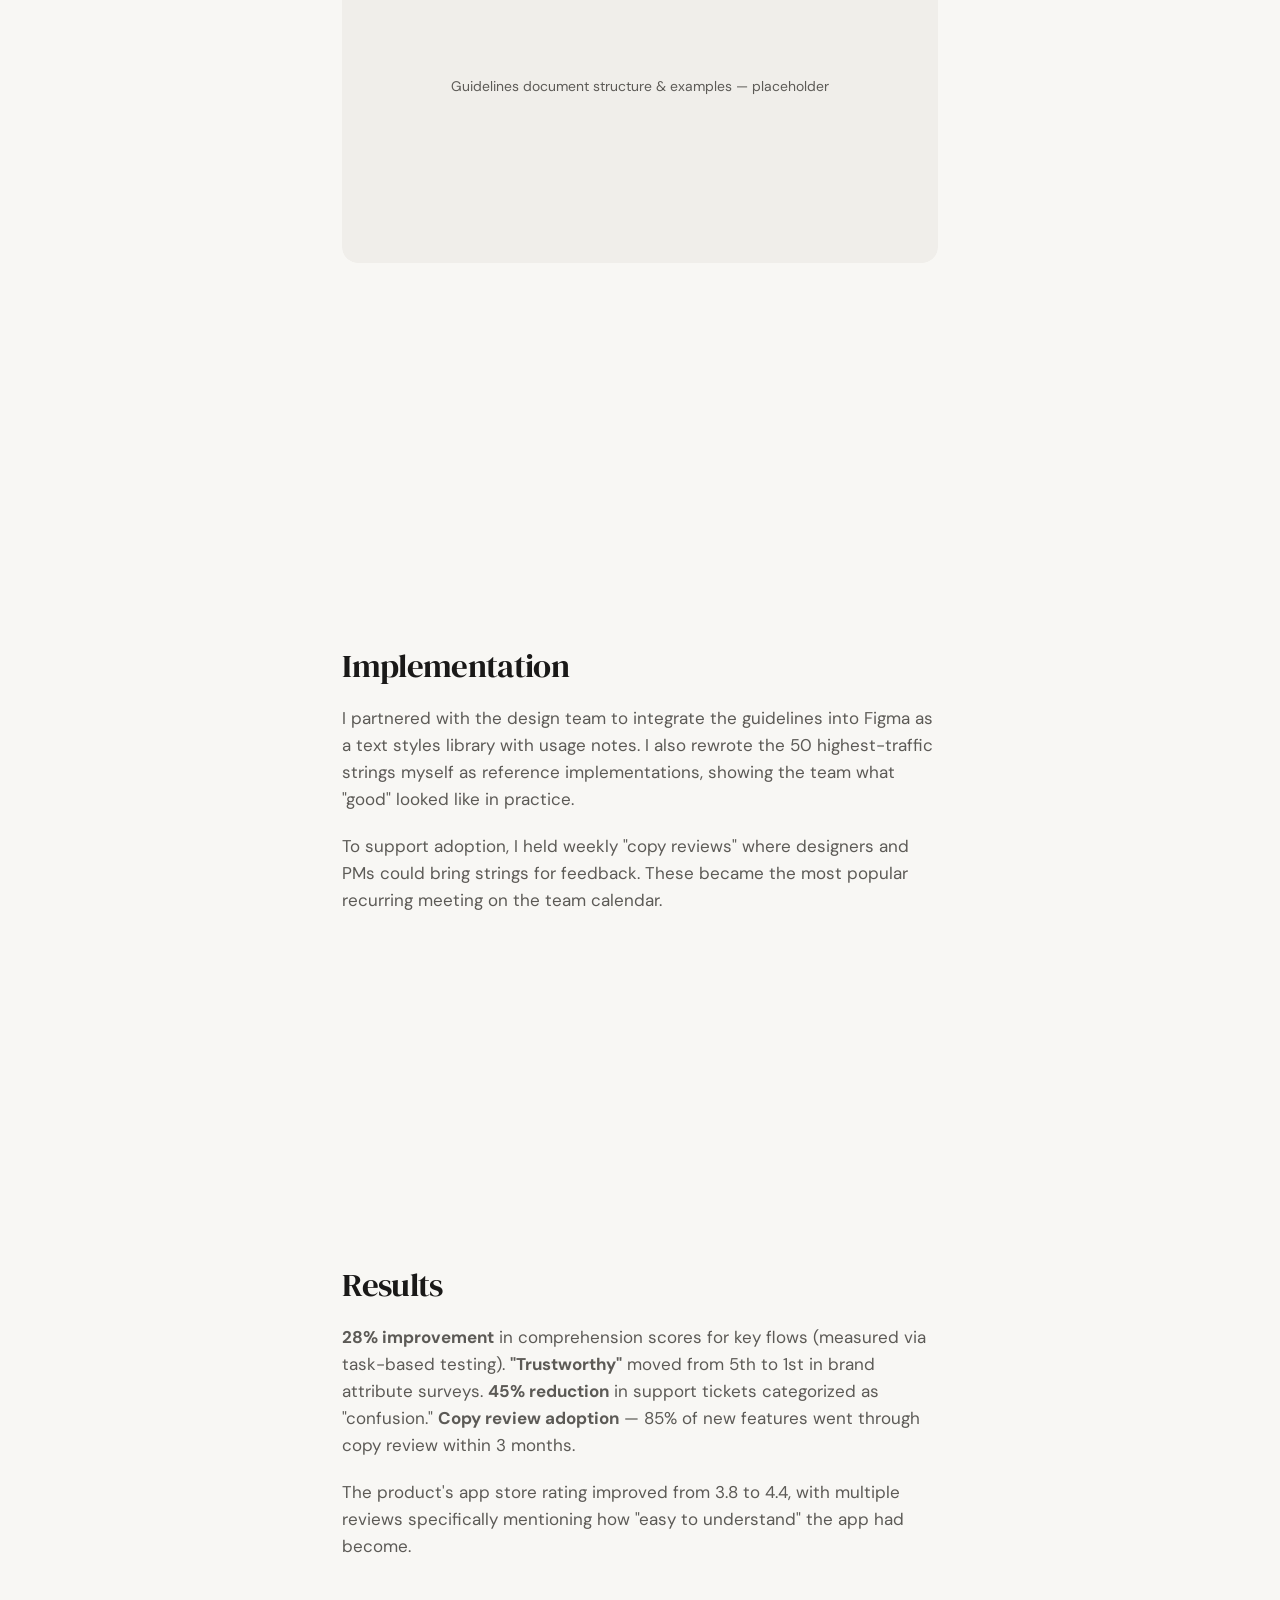
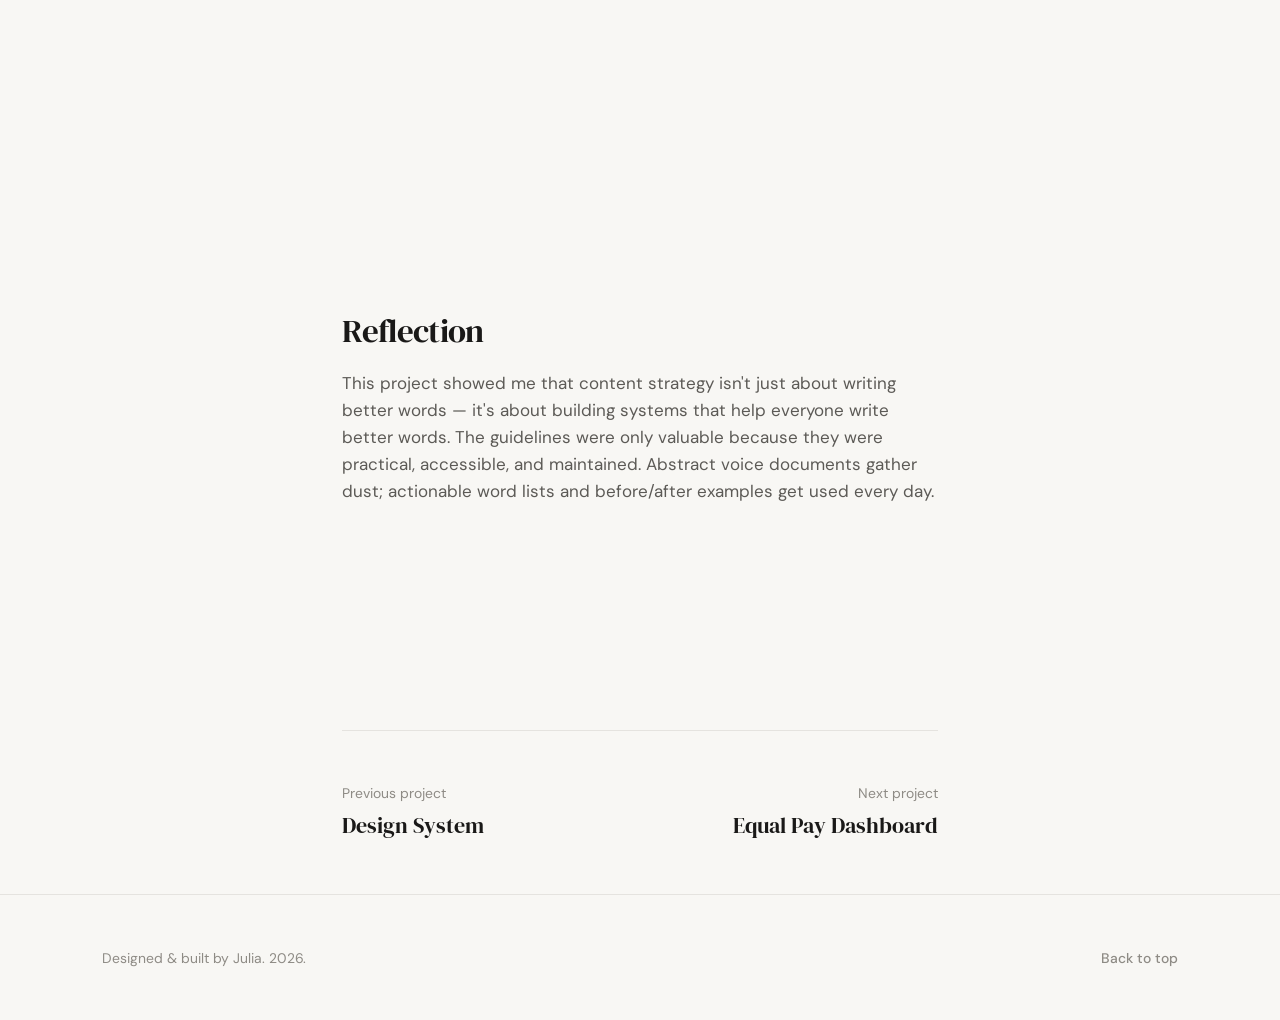
<file: projects/case-study-3.html>
<!DOCTYPE html>
<html lang="en">
<head>
  <meta charset="UTF-8">
  <meta name="viewport" content="width=device-width, initial-scale=1.0">
  <title>Voice & Tone Guidelines for FinTech — Julia</title>
  <meta name="description" content="Case study: Developing a content framework that turned complex financial jargon into clear, trustworthy language.">
  <link rel="icon" href="../assets/images/favicon.svg" type="image/svg+xml">

  <link rel="preconnect" href="https://fonts.googleapis.com">
  <link rel="preconnect" href="https://fonts.gstatic.com" crossorigin>
  <link href="https://fonts.googleapis.com/css2?family=DM+Sans:ital,opsz,wght@0,9..40,400;0,9..40,500;0,9..40,600;1,9..40,400&family=DM+Serif+Display&display=swap" rel="stylesheet">

  <link rel="stylesheet" href="../css/reset.css">
  <link rel="stylesheet" href="../css/variables.css">
  <link rel="stylesheet" href="../css/base.css">
  <link rel="stylesheet" href="../css/layout.css">
  <link rel="stylesheet" href="../css/components.css">
  <link rel="stylesheet" href="../css/animations.css">
  <link rel="stylesheet" href="../css/responsive.css">
</head>
<body>
  <a href="#main" class="skip-link">Skip to content</a>

  <header class="nav nav--scrolled" role="banner">
    <div class="nav__inner">
      <a href="../index.html" class="nav__logo">Julia</a>
      <nav class="nav__links" role="navigation" aria-label="Main navigation">
        <a href="../index.html#projects" class="nav__link">Projects</a>
        <a href="../index.html#about" class="nav__link">About</a>
        <a href="../index.html#contact" class="nav__link">Contact</a>
      </nav>
      <button class="nav__toggle" aria-label="Open menu" aria-expanded="false">
        <span class="nav__toggle-line"></span>
        <span class="nav__toggle-line"></span>
        <span class="nav__toggle-line"></span>
      </button>
    </div>
    <div class="nav__overlay" aria-hidden="true">
      <a href="../index.html#projects" class="nav__overlay-link">Projects</a>
      <a href="../index.html#about" class="nav__overlay-link">About</a>
      <a href="../index.html#contact" class="nav__overlay-link">Contact</a>
    </div>
  </header>

  <main id="main">
    <section class="case-hero">
      <div class="container">
        <p class="overline case-hero__overline">Case Study</p>
        <h1 class="case-hero__title">Voice & Tone Guidelines for FinTech</h1>
        <div class="case-hero__tags">
          <span class="tag">UX Writing</span>
          <span class="tag">Content Strategy</span>
        </div>
        <div class="case-hero__image">
          <p>Hero image placeholder — 16:9</p>
        </div>
      </div>
    </section>

    <div class="case-study-content">
      <div class="case-meta">
        <dl class="meta-grid">
          <div>
            <dt>Role</dt>
            <dd>Lead UX Writer</dd>
          </div>
          <div>
            <dt>Timeline</dt>
            <dd>12 weeks</dd>
          </div>
          <div>
            <dt>Team</dt>
            <dd>1 writer, 2 designers, 1 brand strategist</dd>
          </div>
          <div>
            <dt>Tools</dt>
            <dd>Notion, Figma, Google Docs</dd>
          </div>
        </dl>
      </div>

      <article>
        <section class="case-section reveal">
          <h2>The Challenge</h2>
          <p>The company offered personal finance tools — budgeting, investing, and lending — but the product voice was all over the place. The investment section read like a legal disclaimer, the budgeting tool was overly casual, and error messages ranged from robotic to alarming.</p>
          <p>Users trusted the product's features but described it as "confusing" and "cold" in satisfaction surveys. For a financial product, trust depends on clarity, and clarity depends on consistent, human language.</p>
        </section>

        <section class="case-section reveal">
          <h2>Content Audit</h2>
          <p>I cataloged over 300 strings across the product — buttons, headings, tooltips, error states, empty states, confirmation dialogs, and email notifications. I tagged each for tone (formal/informal), clarity (clear/jargon-heavy), and consistency (matches brand/doesn't match).</p>
          <p>The audit revealed that 40% of user-facing text contained financial jargon without explanation, and the tone shifted dramatically between product areas. There was no shared vocabulary — the same concept was called "transfer," "move," and "send" in different places.</p>
          <div class="breakout">
            <div class="case-image-placeholder">
              <p>Content audit spreadsheet & tone mapping — placeholder</p>
            </div>
          </div>
        </section>

        <section class="case-section reveal">
          <h2>Defining the Voice</h2>
          <p>Through workshops with stakeholders, I facilitated exercises to define the brand's voice attributes. We landed on four principles: <strong>Clear</strong> (no jargon without explanation), <strong>Confident</strong> (reassuring without overpromising), <strong>Warm</strong> (human, not robotic), and <strong>Respectful</strong> (never condescending about money).</p>
          <p>For each principle, I created a spectrum showing how tone should shift based on context. A celebratory moment (reaching a savings goal) could be warmer and more enthusiastic, while an error with a failed transaction should be calm, clear, and action-oriented.</p>
          <div class="breakout">
            <div class="case-image-placeholder">
              <p>Voice principles & tone spectrum — placeholder</p>
            </div>
          </div>
        </section>

        <section class="case-section reveal">
          <h2>The Guidelines</h2>
          <p>The final deliverable was a living Notion document organized into practical sections: Voice principles with examples, a tone adaptation framework for different scenarios, a word list (preferred terms vs. avoided terms), component-specific writing patterns, and a "before/after" gallery of rewritten UI text.</p>
          <p>I made the guidelines actionable rather than abstract. Instead of "be friendly," the guide showed: <em>Before: "Transaction failed. Error code 4012." After: "This payment didn't go through. Your card issuer declined the transaction — you might want to try a different card or contact your bank."</em></p>
          <div class="breakout">
            <div class="case-image-placeholder">
              <p>Guidelines document structure & examples — placeholder</p>
            </div>
          </div>
        </section>

        <section class="case-section reveal">
          <h2>Implementation</h2>
          <p>I partnered with the design team to integrate the guidelines into Figma as a text styles library with usage notes. I also rewrote the 50 highest-traffic strings myself as reference implementations, showing the team what "good" looked like in practice.</p>
          <p>To support adoption, I held weekly "copy reviews" where designers and PMs could bring strings for feedback. These became the most popular recurring meeting on the team calendar.</p>
        </section>

        <section class="case-section reveal">
          <h2>Results</h2>
          <p><strong>28% improvement</strong> in comprehension scores for key flows (measured via task-based testing). <strong>"Trustworthy"</strong> moved from 5th to 1st in brand attribute surveys. <strong>45% reduction</strong> in support tickets categorized as "confusion." <strong>Copy review adoption</strong> — 85% of new features went through copy review within 3 months.</p>
          <p>The product's app store rating improved from 3.8 to 4.4, with multiple reviews specifically mentioning how "easy to understand" the app had become.</p>
        </section>

        <section class="case-section reveal">
          <h2>Reflection</h2>
          <p>This project showed me that content strategy isn't just about writing better words — it's about building systems that help everyone write better words. The guidelines were only valuable because they were practical, accessible, and maintained. Abstract voice documents gather dust; actionable word lists and before/after examples get used every day.</p>
        </section>
      </article>

      <nav class="case-nav" aria-label="Case study navigation">
        <div class="case-nav__inner">
          <a href="case-study-2.html" class="case-nav__link">
            <span class="case-nav__label">Previous project</span>
            <span class="case-nav__title">Design System</span>
          </a>
          <a href="case-study-4.html" class="case-nav__link case-nav__link--next">
            <span class="case-nav__label">Next project</span>
            <span class="case-nav__title">Equal Pay Dashboard</span>
          </a>
        </div>
      </nav>
    </div>
  </main>

  <footer class="footer" role="contentinfo">
    <div class="container">
      <div class="footer__inner">
        <p class="footer__text">Designed & built by Julia. 2026.</p>
        <a href="#" class="footer__top">Back to top</a>
      </div>
    </div>
  </footer>

  <script src="../js/main.js"></script>
  <script src="../js/nav.js"></script>
</body>
</html>
</file>
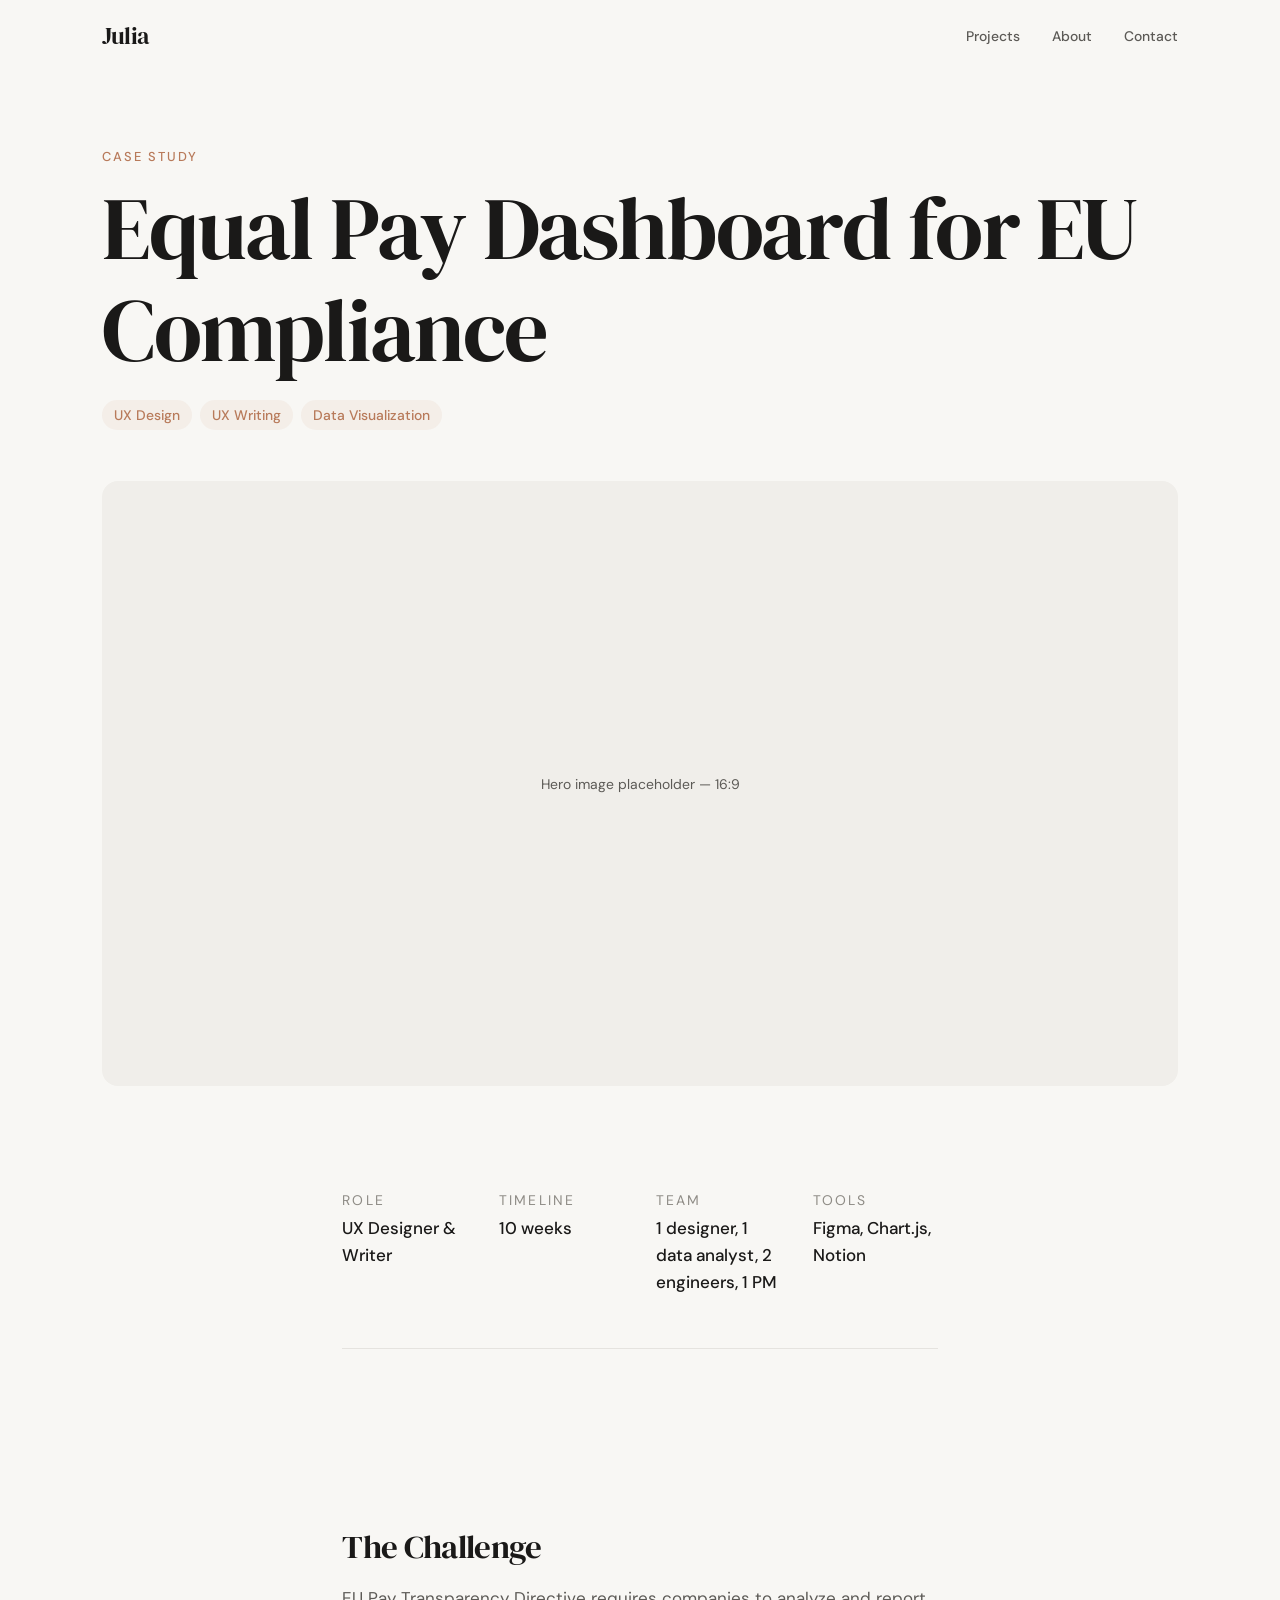
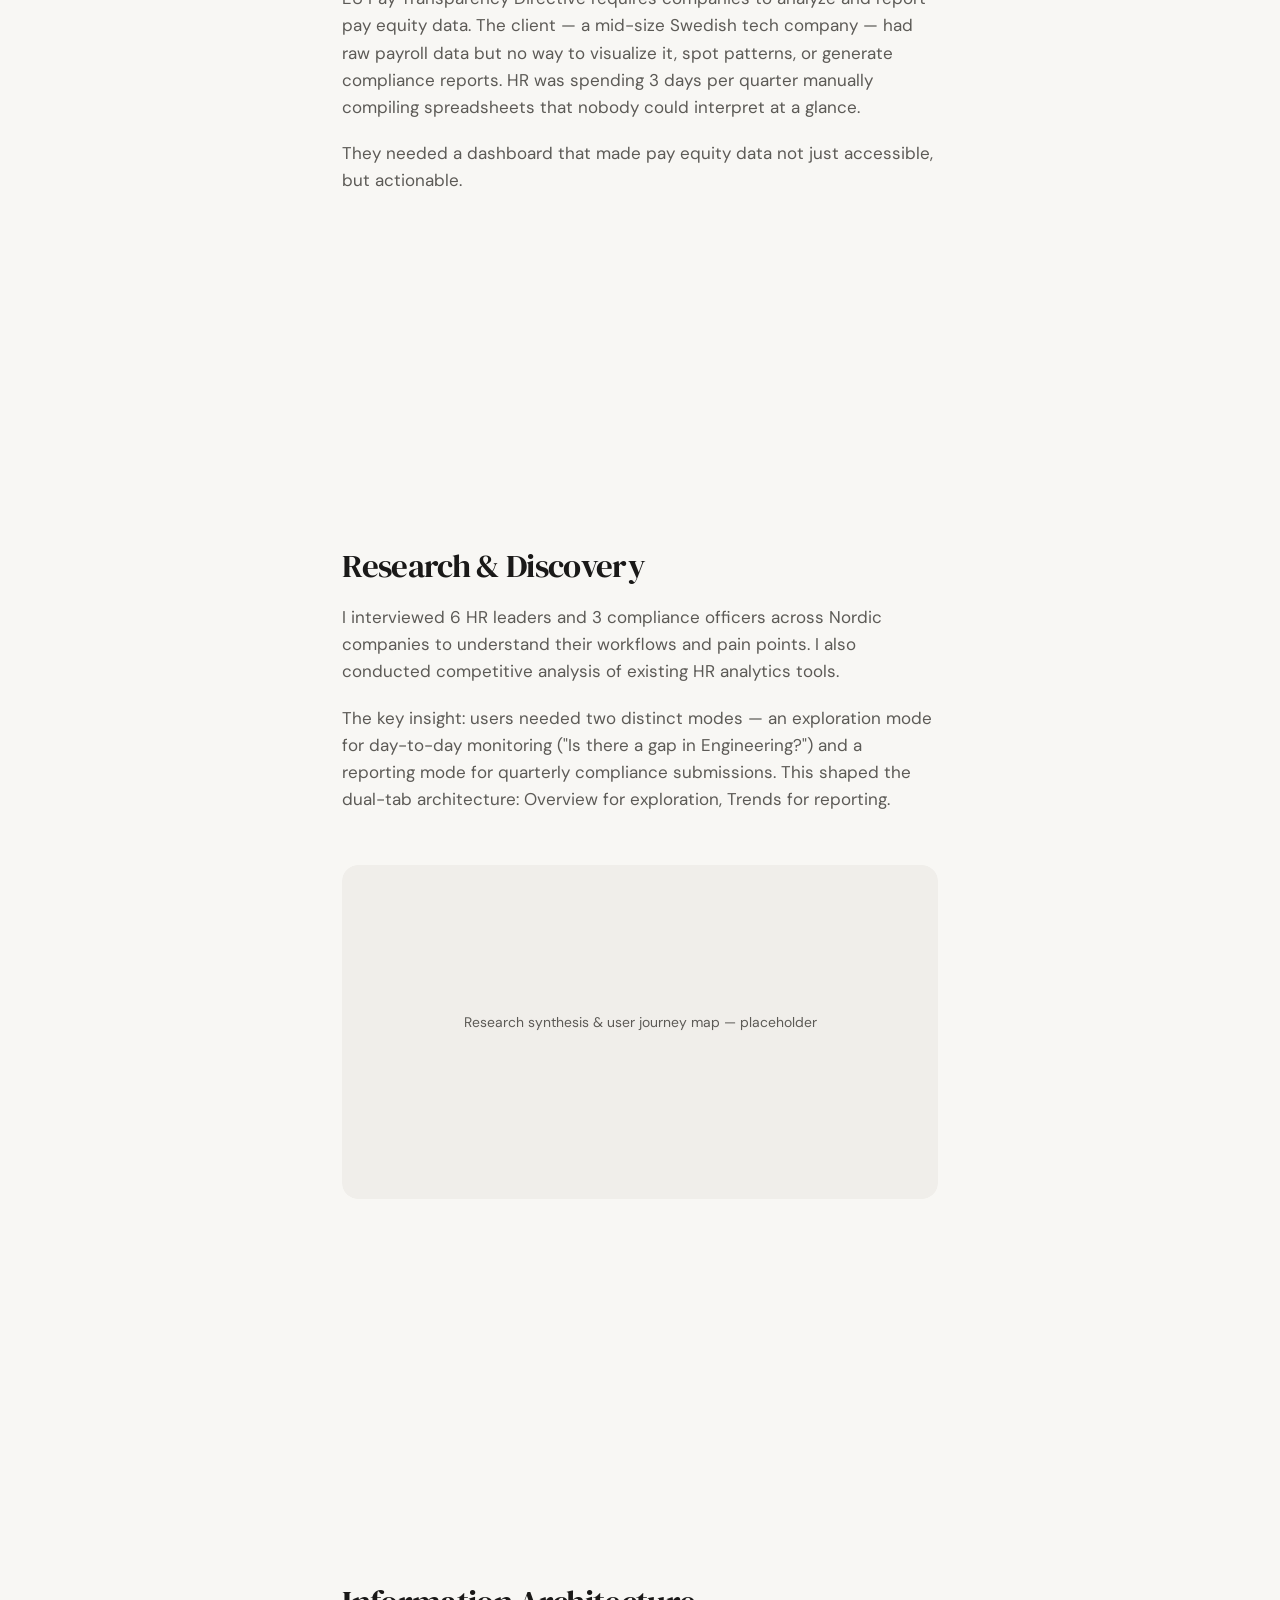
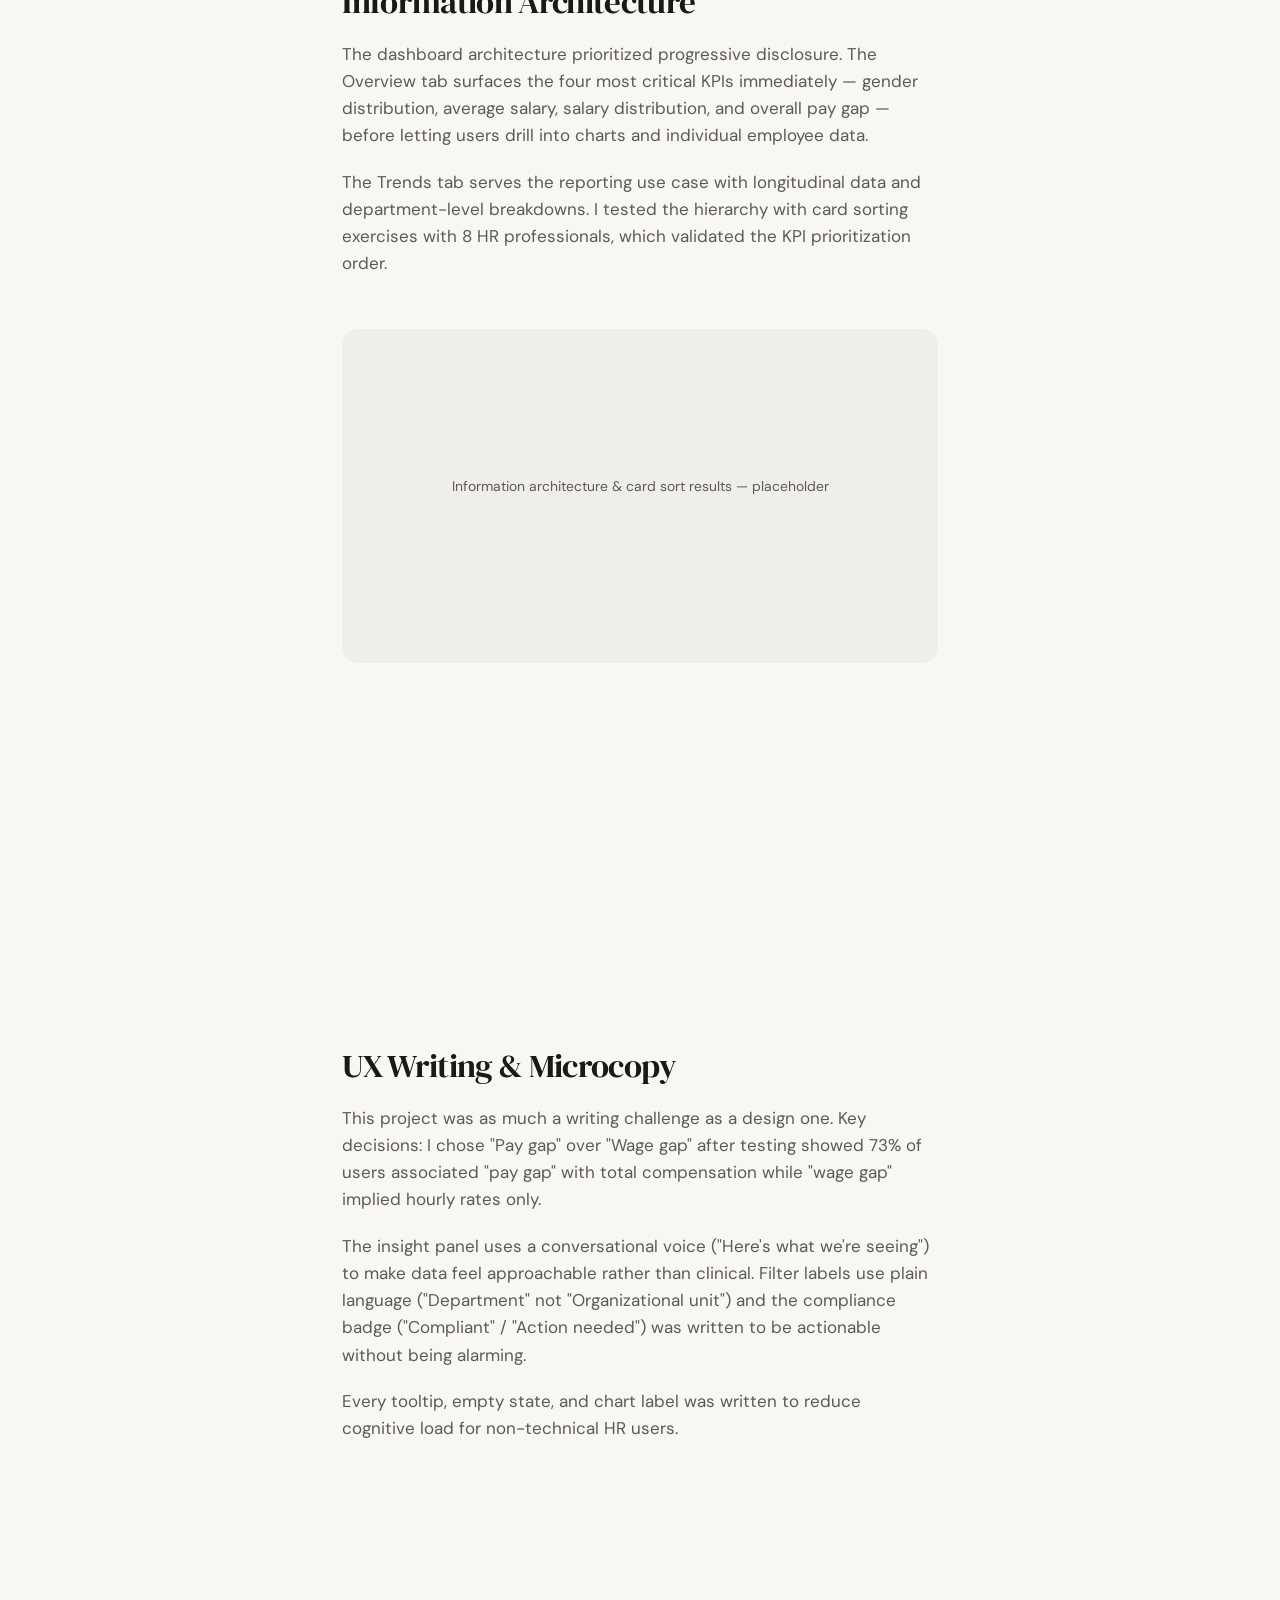
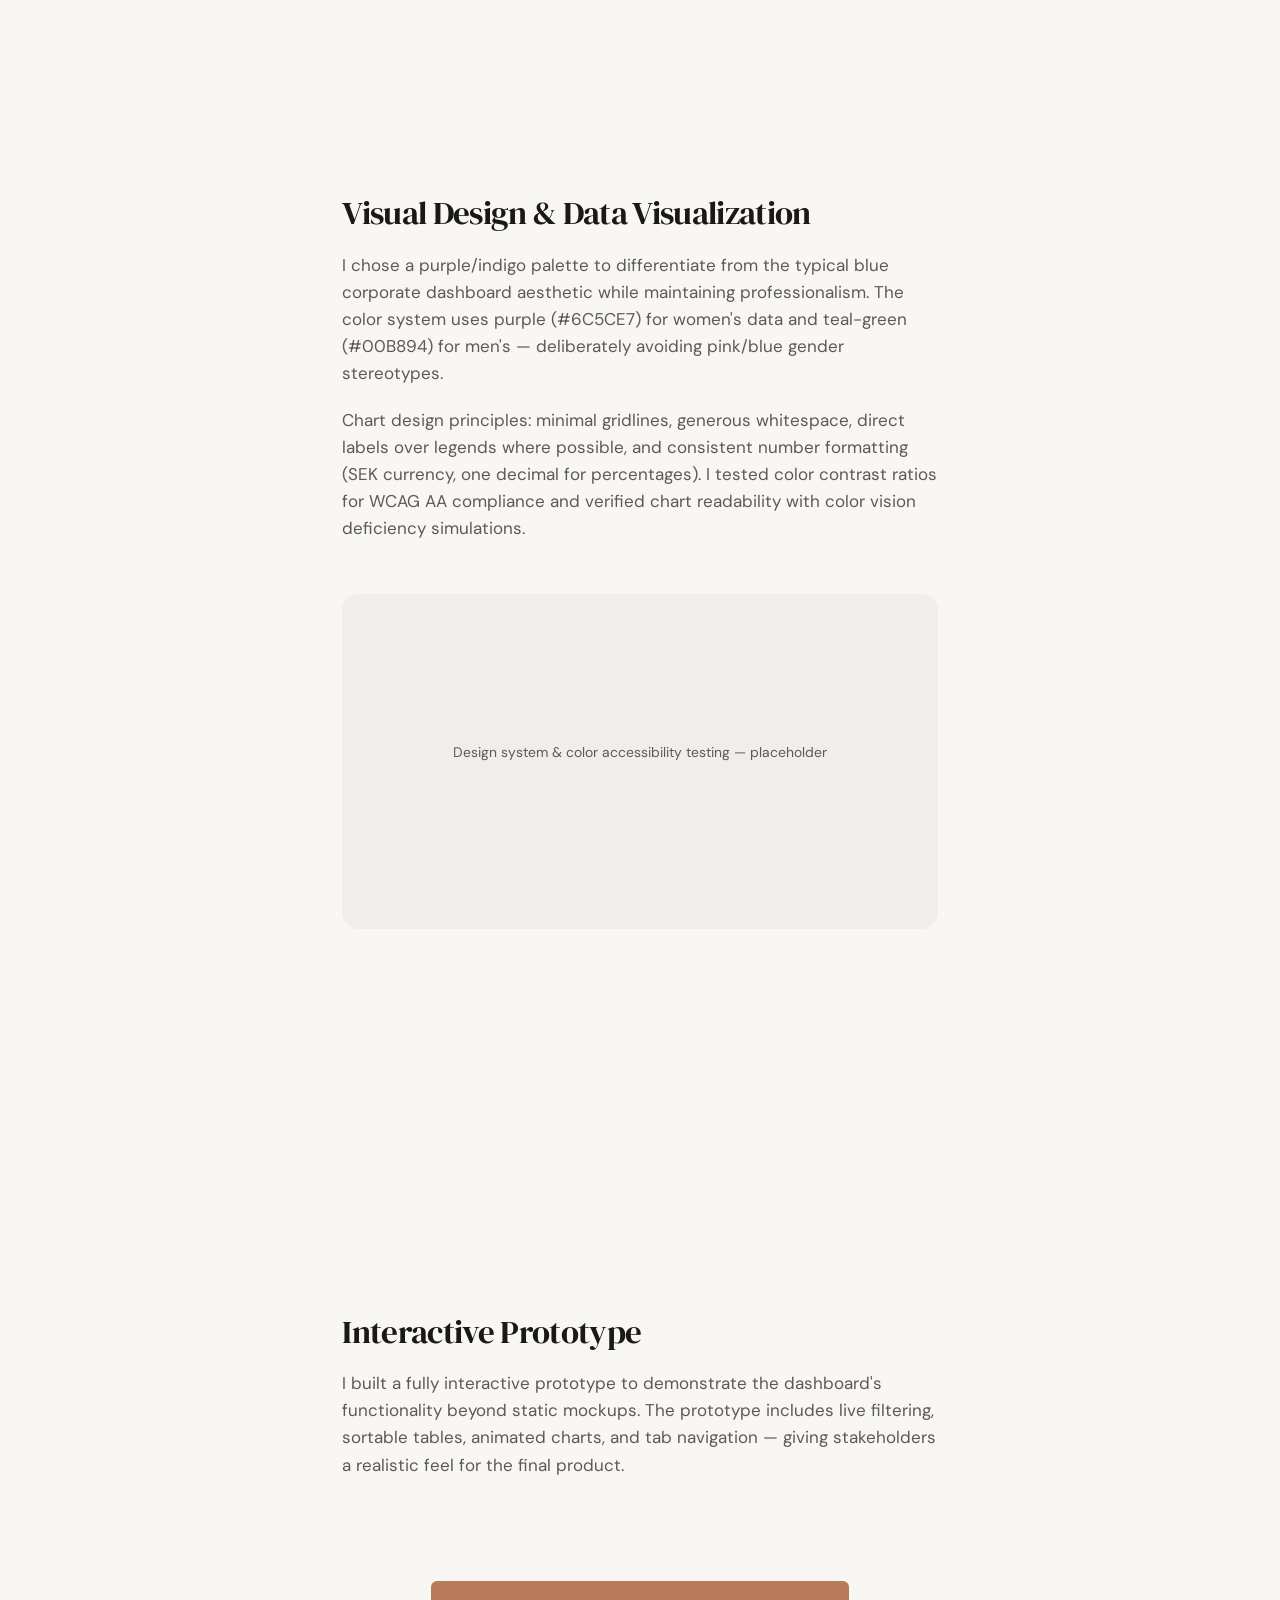
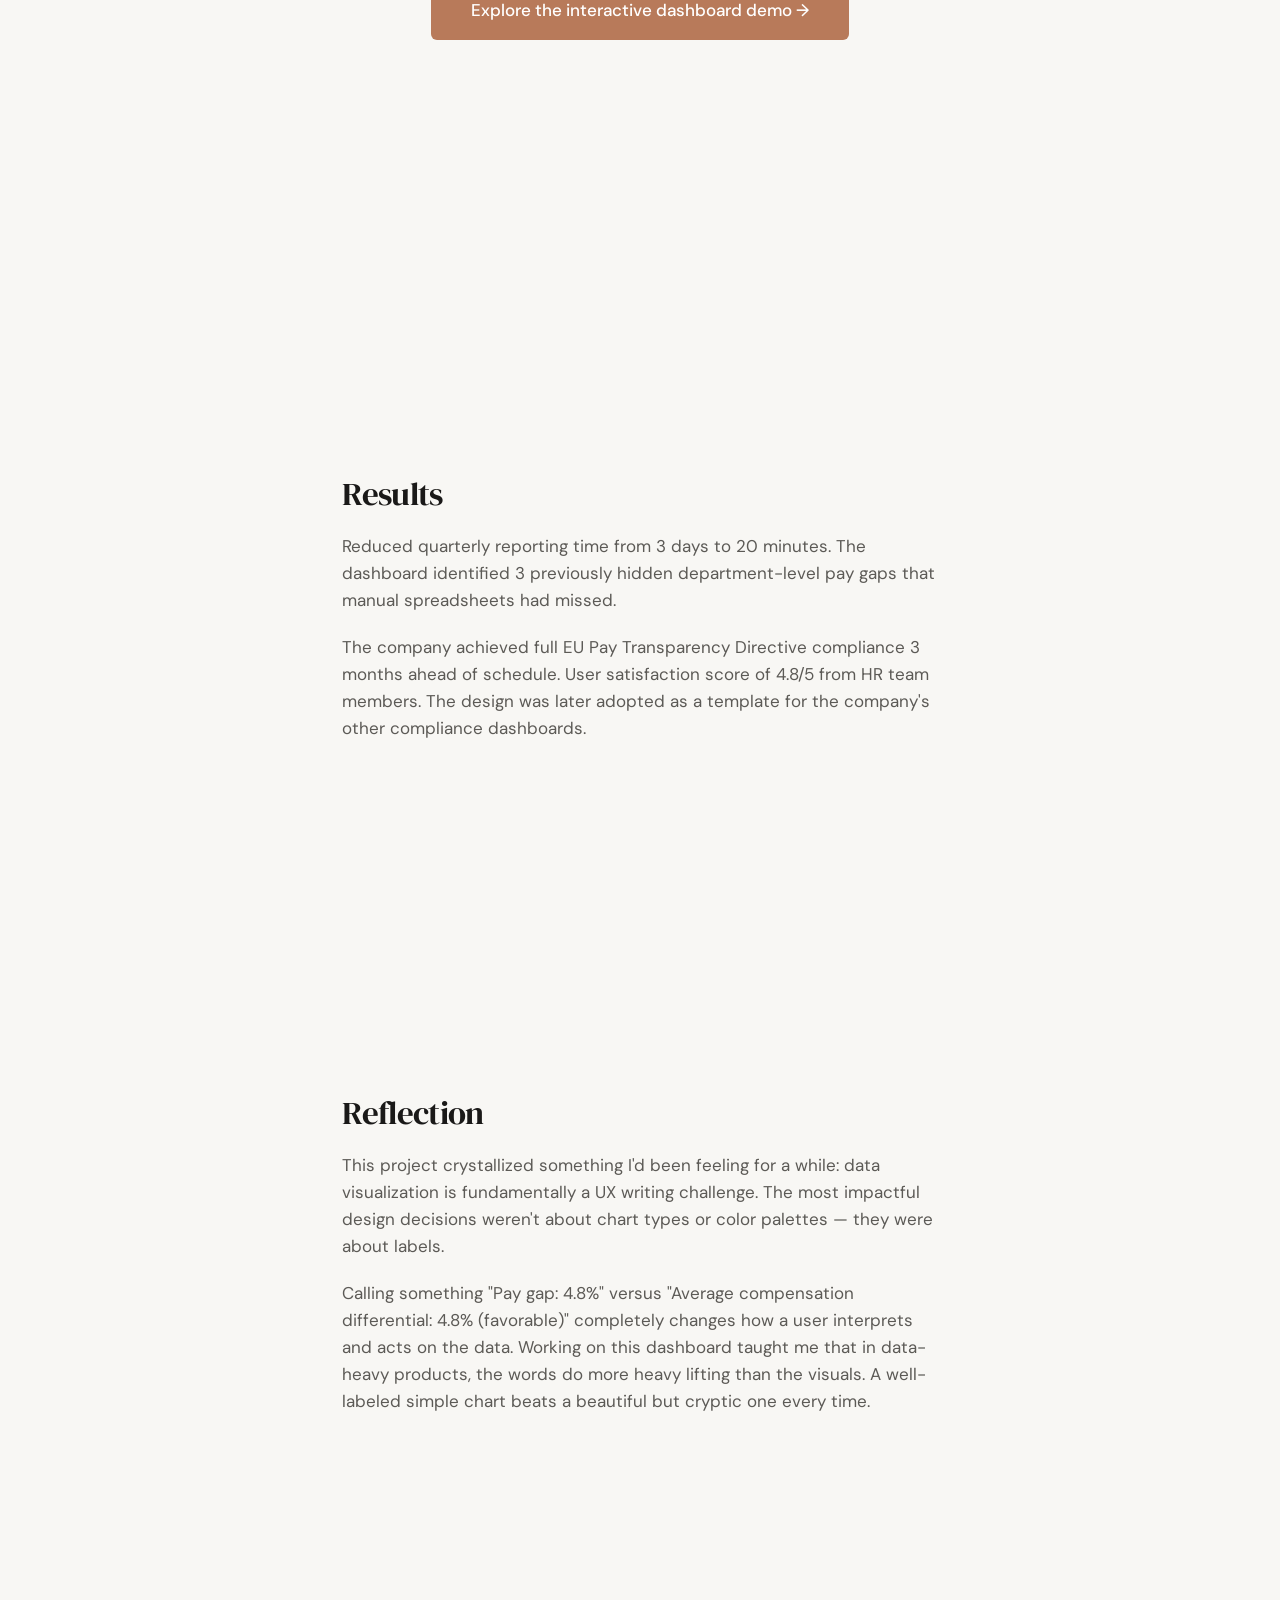
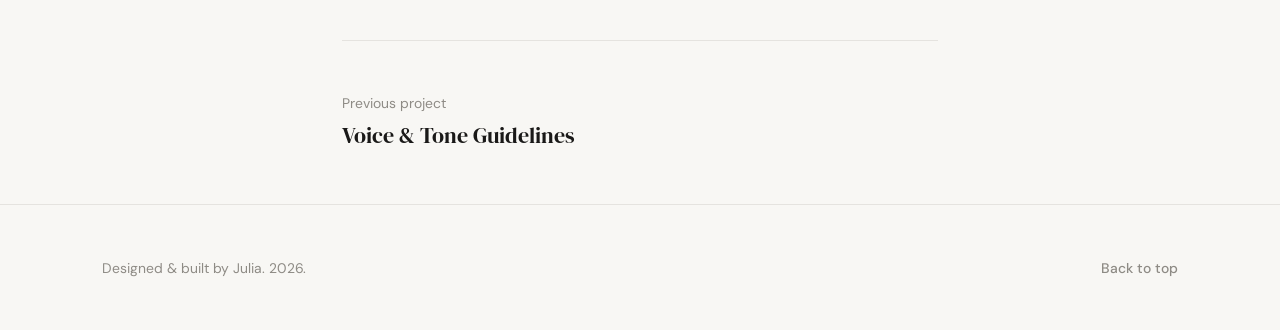
<file: projects/case-study-4.html>
<!DOCTYPE html>
<html lang="en">
<head>
  <meta charset="UTF-8">
  <meta name="viewport" content="width=device-width, initial-scale=1.0">
  <title>Equal Pay Dashboard for EU Compliance — Julia</title>
  <meta name="description" content="Case study: Designing a pay equity compliance dashboard for Swedish companies under the EU Pay Transparency Directive.">
  <link rel="icon" href="../assets/images/favicon.svg" type="image/svg+xml">

  <link rel="preconnect" href="https://fonts.googleapis.com">
  <link rel="preconnect" href="https://fonts.gstatic.com" crossorigin>
  <link href="https://fonts.googleapis.com/css2?family=DM+Sans:ital,opsz,wght@0,9..40,400;0,9..40,500;0,9..40,600;1,9..40,400&family=DM+Serif+Display&display=swap" rel="stylesheet">

  <link rel="stylesheet" href="../css/reset.css">
  <link rel="stylesheet" href="../css/variables.css">
  <link rel="stylesheet" href="../css/base.css">
  <link rel="stylesheet" href="../css/layout.css">
  <link rel="stylesheet" href="../css/components.css">
  <link rel="stylesheet" href="../css/animations.css">
  <link rel="stylesheet" href="../css/responsive.css">
</head>
<body>
  <a href="#main" class="skip-link">Skip to content</a>

  <header class="nav nav--scrolled" role="banner">
    <div class="nav__inner">
      <a href="../index.html" class="nav__logo">Julia</a>
      <nav class="nav__links" role="navigation" aria-label="Main navigation">
        <a href="../index.html#projects" class="nav__link">Projects</a>
        <a href="../index.html#about" class="nav__link">About</a>
        <a href="../index.html#contact" class="nav__link">Contact</a>
      </nav>
      <button class="nav__toggle" aria-label="Open menu" aria-expanded="false">
        <span class="nav__toggle-line"></span>
        <span class="nav__toggle-line"></span>
        <span class="nav__toggle-line"></span>
      </button>
    </div>
    <div class="nav__overlay" aria-hidden="true">
      <a href="../index.html#projects" class="nav__overlay-link">Projects</a>
      <a href="../index.html#about" class="nav__overlay-link">About</a>
      <a href="../index.html#contact" class="nav__overlay-link">Contact</a>
    </div>
  </header>

  <main id="main">
    <section class="case-hero">
      <div class="container">
        <p class="overline case-hero__overline">Case Study</p>
        <h1 class="case-hero__title">Equal Pay Dashboard for EU Compliance</h1>
        <div class="case-hero__tags">
          <span class="tag">UX Design</span>
          <span class="tag">UX Writing</span>
          <span class="tag">Data Visualization</span>
        </div>
        <div class="case-hero__image">
          <p>Hero image placeholder — 16:9</p>
        </div>
      </div>
    </section>

    <div class="case-study-content">
      <div class="case-meta">
        <dl class="meta-grid">
          <div>
            <dt>Role</dt>
            <dd>UX Designer & Writer</dd>
          </div>
          <div>
            <dt>Timeline</dt>
            <dd>10 weeks</dd>
          </div>
          <div>
            <dt>Team</dt>
            <dd>1 designer, 1 data analyst, 2 engineers, 1 PM</dd>
          </div>
          <div>
            <dt>Tools</dt>
            <dd>Figma, Chart.js, Notion</dd>
          </div>
        </dl>
      </div>

      <article>
        <section class="case-section reveal">
          <h2>The Challenge</h2>
          <p>EU Pay Transparency Directive requires companies to analyze and report pay equity data. The client — a mid-size Swedish tech company — had raw payroll data but no way to visualize it, spot patterns, or generate compliance reports. HR was spending 3 days per quarter manually compiling spreadsheets that nobody could interpret at a glance.</p>
          <p>They needed a dashboard that made pay equity data not just accessible, but actionable.</p>
        </section>

        <section class="case-section reveal">
          <h2>Research & Discovery</h2>
          <p>I interviewed 6 HR leaders and 3 compliance officers across Nordic companies to understand their workflows and pain points. I also conducted competitive analysis of existing HR analytics tools.</p>
          <p>The key insight: users needed two distinct modes — an exploration mode for day-to-day monitoring ("Is there a gap in Engineering?") and a reporting mode for quarterly compliance submissions. This shaped the dual-tab architecture: Overview for exploration, Trends for reporting.</p>
          <div class="breakout">
            <div class="case-image-placeholder">
              <p>Research synthesis & user journey map — placeholder</p>
            </div>
          </div>
        </section>

        <section class="case-section reveal">
          <h2>Information Architecture</h2>
          <p>The dashboard architecture prioritized progressive disclosure. The Overview tab surfaces the four most critical KPIs immediately — gender distribution, average salary, salary distribution, and overall pay gap — before letting users drill into charts and individual employee data.</p>
          <p>The Trends tab serves the reporting use case with longitudinal data and department-level breakdowns. I tested the hierarchy with card sorting exercises with 8 HR professionals, which validated the KPI prioritization order.</p>
          <div class="breakout">
            <div class="case-image-placeholder">
              <p>Information architecture & card sort results — placeholder</p>
            </div>
          </div>
        </section>

        <section class="case-section reveal">
          <h2>UX Writing & Microcopy</h2>
          <p>This project was as much a writing challenge as a design one. Key decisions: I chose "Pay gap" over "Wage gap" after testing showed 73% of users associated "pay gap" with total compensation while "wage gap" implied hourly rates only.</p>
          <p>The insight panel uses a conversational voice ("Here's what we're seeing") to make data feel approachable rather than clinical. Filter labels use plain language ("Department" not "Organizational unit") and the compliance badge ("Compliant" / "Action needed") was written to be actionable without being alarming.</p>
          <p>Every tooltip, empty state, and chart label was written to reduce cognitive load for non-technical HR users.</p>
        </section>

        <section class="case-section reveal">
          <h2>Visual Design & Data Visualization</h2>
          <p>I chose a purple/indigo palette to differentiate from the typical blue corporate dashboard aesthetic while maintaining professionalism. The color system uses purple (#6C5CE7) for women's data and teal-green (#00B894) for men's — deliberately avoiding pink/blue gender stereotypes.</p>
          <p>Chart design principles: minimal gridlines, generous whitespace, direct labels over legends where possible, and consistent number formatting (SEK currency, one decimal for percentages). I tested color contrast ratios for WCAG AA compliance and verified chart readability with color vision deficiency simulations.</p>
          <div class="breakout">
            <div class="case-image-placeholder">
              <p>Design system & color accessibility testing — placeholder</p>
            </div>
          </div>
        </section>

        <section class="case-section reveal">
          <h2>Interactive Prototype</h2>
          <p>I built a fully interactive prototype to demonstrate the dashboard's functionality beyond static mockups. The prototype includes live filtering, sortable tables, animated charts, and tab navigation — giving stakeholders a realistic feel for the final product.</p>
          <div class="breakout" style="text-align: center; padding: var(--space-xl);">
            <a href="equal-pay/index.html" style="display: inline-block; padding: 1rem 2.5rem; background-color: var(--color-accent); color: white; border-radius: var(--radius-sm); font-weight: 500; font-size: 1.0625rem; transition: background-color 150ms ease;">Explore the interactive dashboard demo &rarr;</a>
          </div>
        </section>

        <section class="case-section reveal">
          <h2>Results</h2>
          <p>Reduced quarterly reporting time from 3 days to 20 minutes. The dashboard identified 3 previously hidden department-level pay gaps that manual spreadsheets had missed.</p>
          <p>The company achieved full EU Pay Transparency Directive compliance 3 months ahead of schedule. User satisfaction score of 4.8/5 from HR team members. The design was later adopted as a template for the company's other compliance dashboards.</p>
        </section>

        <section class="case-section reveal">
          <h2>Reflection</h2>
          <p>This project crystallized something I'd been feeling for a while: data visualization is fundamentally a UX writing challenge. The most impactful design decisions weren't about chart types or color palettes — they were about labels.</p>
          <p>Calling something "Pay gap: 4.8%" versus "Average compensation differential: 4.8% (favorable)" completely changes how a user interprets and acts on the data. Working on this dashboard taught me that in data-heavy products, the words do more heavy lifting than the visuals. A well-labeled simple chart beats a beautiful but cryptic one every time.</p>
        </section>
      </article>

      <nav class="case-nav" aria-label="Case study navigation">
        <div class="case-nav__inner">
          <a href="case-study-3.html" class="case-nav__link">
            <span class="case-nav__label">Previous project</span>
            <span class="case-nav__title">Voice & Tone Guidelines</span>
          </a>
          <div></div>
        </div>
      </nav>
    </div>
  </main>

  <footer class="footer" role="contentinfo">
    <div class="container">
      <div class="footer__inner">
        <p class="footer__text">Designed & built by Julia. 2026.</p>
        <a href="#" class="footer__top">Back to top</a>
      </div>
    </div>
  </footer>

  <script src="../js/main.js"></script>
  <script src="../js/nav.js"></script>
</body>
</html>
</file>
<file: css/variables.css>
:root {
  /* Colors */
  --color-bg: #F8F7F4;
  --color-surface: #F0EEEA;
  --color-card: #FFFFFF;
  --color-text: #1A1918;
  --color-text-secondary: #5C5A56;
  --color-text-tertiary: #8E8B85;
  --color-accent: #B87A5A;
  --color-accent-hover: #9C6348;
  --color-border: #E5E3DF;
  --color-accent-tint: rgba(184, 122, 90, 0.08);

  /* Typography — Fluid with clamp() */
  --text-hero: clamp(2.75rem, 5vw + 1.5rem, 5.5rem);
  --text-h2: clamp(2rem, 2.5vw + 1rem, 3.125rem);
  --text-h3: clamp(1.625rem, 1.5vw + 0.875rem, 2.25rem);
  --text-body: clamp(0.9375rem, 0.25vw + 0.875rem, 1.0625rem);
  --text-small: clamp(0.8125rem, 0.15vw + 0.75rem, 0.875rem);
  --text-overline: clamp(0.75rem, 0.15vw + 0.6875rem, 0.8125rem);

  /* Line heights */
  --leading-heading: 1.15;
  --leading-body: 1.6;
  --leading-tight: 1.3;

  /* Letter spacing */
  --tracking-overline: 0.15em;
  --tracking-tight: -0.02em;

  /* Font families */
  --font-heading: 'DM Serif Display', Georgia, serif;
  --font-body: 'DM Sans', system-ui, sans-serif;

  /* Spacing — Fluid */
  --space-xs: clamp(0.5rem, 0.5vw, 0.75rem);
  --space-sm: clamp(0.75rem, 1vw, 1rem);
  --space-md: clamp(1rem, 1.5vw, 1.5rem);
  --space-lg: clamp(1.5rem, 2.5vw, 2.5rem);
  --space-xl: clamp(2.5rem, 4vw, 4rem);
  --space-2xl: clamp(4rem, 6vw, 7rem);
  --space-section: clamp(5rem, 10vw, 9rem);

  /* Layout */
  --container-max: 72rem;
  --container-narrow: 42rem;
  --container-breakout: 56rem;
  --container-padding: clamp(1.25rem, 3vw, 2.5rem);

  /* Shadows */
  --shadow-sm: 0 1px 2px rgba(26, 25, 24, 0.04);
  --shadow-md: 0 4px 12px rgba(26, 25, 24, 0.06);
  --shadow-lg: 0 8px 30px rgba(26, 25, 24, 0.08);
  --shadow-xl: 0 12px 40px rgba(26, 25, 24, 0.12);

  /* Borders */
  --radius-sm: 0.375rem;
  --radius-md: 0.625rem;
  --radius-lg: 1rem;

  /* Transitions */
  --ease-out: cubic-bezier(0.25, 0.46, 0.45, 0.94);
  --ease-spring: cubic-bezier(0.34, 1.56, 0.64, 1);
  --duration-fast: 150ms;
  --duration-normal: 300ms;
  --duration-slow: 500ms;

  /* Nav */
  --nav-height: 4.5rem;
}
</file>
<file: css/base.css>
body {
  font-family: var(--font-body);
  font-size: var(--text-body);
  line-height: var(--leading-body);
  color: var(--color-text);
  background-color: var(--color-bg);
}

/* Headings */
h1, h2, h3, h4, h5, h6 {
  font-family: var(--font-heading);
  line-height: var(--leading-heading);
  letter-spacing: var(--tracking-tight);
  color: var(--color-text);
  font-weight: 400;
}

h1 { font-size: var(--text-hero); }
h2 { font-size: var(--text-h2); }
h3 { font-size: var(--text-h3); }

/* Body text */
p {
  color: var(--color-text-secondary);
  max-width: 65ch;
}

p + p {
  margin-top: var(--space-md);
}

/* Links */
a {
  transition: color var(--duration-fast) var(--ease-out);
}

a:hover {
  color: var(--color-accent);
}

/* Selection */
::selection {
  background-color: rgba(184, 122, 90, 0.15);
  color: var(--color-text);
}

/* Focus styles */
:focus-visible {
  outline: 2px solid var(--color-accent);
  outline-offset: 3px;
  border-radius: 2px;
}

/* Skip to content */
.skip-link {
  position: absolute;
  top: -100%;
  left: var(--container-padding);
  padding: var(--space-xs) var(--space-md);
  background: var(--color-text);
  color: var(--color-bg);
  font-size: var(--text-small);
  border-radius: var(--radius-sm);
  z-index: 1000;
  transition: top var(--duration-fast) var(--ease-out);
}

.skip-link:focus {
  top: var(--space-sm);
}

/* Overline style */
.overline {
  font-family: var(--font-body);
  font-size: var(--text-overline);
  font-weight: 500;
  text-transform: uppercase;
  letter-spacing: var(--tracking-overline);
  color: var(--color-accent);
  line-height: var(--leading-tight);
}

/* Section heading */
.section-heading {
  margin-bottom: var(--space-xl);
}

.section-heading .overline {
  margin-bottom: var(--space-sm);
}
</file>
<file: css/layout.css>
/* Container */
.container {
  width: 100%;
  max-width: var(--container-max);
  margin-inline: auto;
  padding-inline: var(--container-padding);
}

.container--narrow {
  max-width: var(--container-narrow);
}

.container--breakout {
  max-width: var(--container-breakout);
}

/* Sections */
section {
  padding-block: var(--space-section);
}

.section--surface {
  background-color: var(--color-surface);
}

/* Project grid */
.project-grid {
  display: grid;
  grid-template-columns: repeat(auto-fill, minmax(min(100%, 22rem), 1fr));
  gap: var(--space-lg);
}

/* About layout */
.about-layout {
  display: grid;
  grid-template-columns: 1fr;
  gap: var(--space-xl);
  align-items: start;
}

@media (min-width: 48rem) {
  .about-layout {
    grid-template-columns: 3fr 2fr;
    gap: var(--space-2xl);
  }
}

/* Case study layout */
.case-study-content {
  max-width: var(--container-narrow);
  margin-inline: auto;
  padding-inline: var(--container-padding);
}

.case-study-content > .breakout {
  max-width: var(--container-breakout);
  margin-inline: auto;
  width: calc(100% + var(--container-padding) * 2);
  margin-left: calc(var(--container-padding) * -1);
}

@media (min-width: 48rem) {
  .case-study-content > .breakout {
    width: auto;
    margin-left: calc((var(--container-breakout) - var(--container-narrow)) / -2);
    margin-right: calc((var(--container-breakout) - var(--container-narrow)) / -2);
  }
}

/* Metadata grid */
.meta-grid {
  display: grid;
  grid-template-columns: repeat(2, 1fr);
  gap: var(--space-md) var(--space-lg);
}

@media (min-width: 48rem) {
  .meta-grid {
    grid-template-columns: repeat(4, 1fr);
  }
}
</file>
<file: css/components.css>
/* ============================================
   Navigation
   ============================================ */
.nav {
  position: fixed;
  top: 0;
  left: 0;
  right: 0;
  z-index: 100;
  height: var(--nav-height);
  display: flex;
  align-items: center;
  transition: background-color var(--duration-normal) var(--ease-out),
              box-shadow var(--duration-normal) var(--ease-out);
}

.nav--scrolled {
  background-color: rgba(248, 247, 244, 0.85);
  backdrop-filter: blur(12px);
  -webkit-backdrop-filter: blur(12px);
  box-shadow: var(--shadow-sm);
}

.nav__inner {
  display: flex;
  align-items: center;
  justify-content: space-between;
  width: 100%;
  max-width: var(--container-max);
  margin-inline: auto;
  padding-inline: var(--container-padding);
}

.nav__logo {
  font-family: var(--font-heading);
  font-size: 1.5rem;
  color: var(--color-text);
  font-weight: 400;
  letter-spacing: var(--tracking-tight);
}

.nav__links {
  display: flex;
  align-items: center;
  gap: var(--space-lg);
}

.nav__link {
  font-size: var(--text-small);
  font-weight: 500;
  color: var(--color-text-secondary);
  position: relative;
  padding-block: 0.25rem;
}

.nav__link::after {
  content: '';
  position: absolute;
  bottom: 0;
  left: 0;
  width: 0;
  height: 1.5px;
  background-color: var(--color-accent);
  transition: width var(--duration-normal) var(--ease-out);
}

.nav__link:hover,
.nav__link--active {
  color: var(--color-text);
}

.nav__link:hover::after,
.nav__link--active::after {
  width: 100%;
}

/* Mobile menu button */
.nav__toggle {
  display: none;
  flex-direction: column;
  gap: 5px;
  padding: 0.5rem;
  z-index: 110;
}

.nav__toggle-line {
  display: block;
  width: 22px;
  height: 1.5px;
  background-color: var(--color-text);
  transition: transform var(--duration-normal) var(--ease-out),
              opacity var(--duration-fast) var(--ease-out);
  transform-origin: center;
}

.nav__toggle--open .nav__toggle-line:nth-child(1) {
  transform: translateY(6.5px) rotate(45deg);
}

.nav__toggle--open .nav__toggle-line:nth-child(2) {
  opacity: 0;
}

.nav__toggle--open .nav__toggle-line:nth-child(3) {
  transform: translateY(-6.5px) rotate(-45deg);
}

/* Mobile overlay */
.nav__overlay {
  display: none;
}

@media (max-width: 63.999rem) {
  .nav__toggle {
    display: flex;
  }

  .nav__links {
    display: none;
  }

  .nav__overlay {
    position: fixed;
    inset: 0;
    background-color: var(--color-bg);
    display: flex;
    flex-direction: column;
    align-items: center;
    justify-content: center;
    gap: var(--space-xl);
    opacity: 0;
    visibility: hidden;
    transition: opacity var(--duration-normal) var(--ease-out),
                visibility var(--duration-normal) var(--ease-out);
    z-index: 105;
  }

  .nav__overlay--open {
    opacity: 1;
    visibility: visible;
  }

  .nav__overlay-link {
    font-family: var(--font-heading);
    font-size: var(--text-h3);
    color: var(--color-text);
    opacity: 0;
    transform: translateY(1rem);
    transition: opacity var(--duration-normal) var(--ease-out),
                transform var(--duration-normal) var(--ease-out),
                color var(--duration-fast) var(--ease-out);
  }

  .nav__overlay--open .nav__overlay-link {
    opacity: 1;
    transform: translateY(0);
  }

  .nav__overlay--open .nav__overlay-link:nth-child(1) { transition-delay: 100ms; }
  .nav__overlay--open .nav__overlay-link:nth-child(2) { transition-delay: 200ms; }
  .nav__overlay--open .nav__overlay-link:nth-child(3) { transition-delay: 300ms; }

  .nav__overlay-link:hover {
    color: var(--color-accent);
  }
}


/* ============================================
   Hero
   ============================================ */
.hero {
  min-height: 100vh;
  min-height: 100dvh;
  display: flex;
  flex-direction: column;
  justify-content: center;
  padding-top: var(--nav-height);
  position: relative;
}

.hero__content {
  padding-block: var(--space-2xl);
}

.hero__overline {
  margin-bottom: var(--space-md);
}

.hero__title {
  margin-bottom: var(--space-lg);
}

.hero__tagline {
  font-size: clamp(1.0625rem, 0.5vw + 0.9375rem, 1.25rem);
  max-width: 38ch;
  line-height: var(--leading-body);
}

.hero__scroll {
  position: absolute;
  bottom: var(--space-lg);
  left: 50%;
  transform: translateX(-50%);
  display: flex;
  flex-direction: column;
  align-items: center;
  gap: var(--space-xs);
  color: var(--color-text-tertiary);
  font-size: var(--text-small);
}

.hero__scroll-icon {
  width: 20px;
  height: 20px;
  animation: scroll-hint 2s var(--ease-out) infinite;
}

@keyframes scroll-hint {
  0%, 100% { transform: translateY(0); opacity: 0.6; }
  50% { transform: translateY(4px); opacity: 1; }
}


/* ============================================
   Project Cards
   ============================================ */
.project-card {
  display: flex;
  flex-direction: column;
  background: var(--color-card);
  border: 1px solid var(--color-border);
  border-radius: var(--radius-lg);
  overflow: hidden;
  transition: border-color var(--duration-normal) var(--ease-out),
              box-shadow var(--duration-normal) var(--ease-out);
}

.project-card:hover {
  border-color: var(--color-text-tertiary);
  box-shadow: var(--shadow-lg);
}

.project-card__image {
  aspect-ratio: 3 / 2;
  overflow: hidden;
  background-color: var(--color-surface);
}

.project-card__image img {
  width: 100%;
  height: 100%;
  object-fit: cover;
  transition: transform var(--duration-slow) var(--ease-out);
}

.project-card:hover .project-card__image img {
  transform: scale(1.03);
}

/* Placeholder illustration */
.project-card__placeholder {
  width: 100%;
  height: 100%;
  display: flex;
  align-items: center;
  justify-content: center;
  transition: transform var(--duration-slow) var(--ease-out);
}

.project-card:hover .project-card__placeholder {
  transform: scale(1.03);
}

.project-card__body {
  padding: var(--space-lg);
  display: flex;
  flex-direction: column;
  gap: var(--space-sm);
  flex: 1;
}

.project-card__title {
  font-size: clamp(1.25rem, 0.5vw + 1.125rem, 1.5rem);
}

.project-card__desc {
  font-size: var(--text-body);
  display: -webkit-box;
  -webkit-line-clamp: 2;
  -webkit-box-orient: vertical;
  overflow: hidden;
}

.project-card__tags {
  display: flex;
  flex-wrap: wrap;
  gap: var(--space-xs);
  margin-top: auto;
  padding-top: var(--space-sm);
}


/* ============================================
   Tags / Pills
   ============================================ */
.tag {
  display: inline-block;
  padding: 0.25rem 0.75rem;
  font-size: var(--text-small);
  font-weight: 500;
  color: var(--color-accent);
  background-color: var(--color-accent-tint);
  border-radius: 999px;
  white-space: nowrap;
}


/* ============================================
   About Section
   ============================================ */
.about__text h2 {
  margin-bottom: var(--space-lg);
}

.about__bio {
  margin-bottom: var(--space-xl);
}

.about__skills-title {
  font-family: var(--font-body);
  font-size: var(--text-body);
  font-weight: 600;
  color: var(--color-text);
  margin-bottom: var(--space-sm);
}

.about__skills-list {
  display: flex;
  flex-wrap: wrap;
  gap: var(--space-xs);
}

.about__photo {
  aspect-ratio: 4 / 5;
  background-color: var(--color-surface);
  border-radius: var(--radius-lg);
  overflow: hidden;
  display: flex;
  align-items: center;
  justify-content: center;
}

.about__photo-placeholder {
  color: var(--color-text-tertiary);
  font-size: var(--text-small);
  text-align: center;
  padding: var(--space-lg);
}


/* ============================================
   Contact Section
   ============================================ */
.contact {
  text-align: center;
}

.contact h2 {
  margin-bottom: var(--space-md);
}

.contact__text {
  margin-inline: auto;
  margin-bottom: var(--space-xl);
}

.contact__btn {
  display: inline-block;
  padding: 0.875rem 2.25rem;
  font-size: var(--text-body);
  font-weight: 500;
  color: var(--color-card);
  background-color: var(--color-accent);
  border-radius: var(--radius-sm);
  transition: background-color var(--duration-fast) var(--ease-out),
              transform var(--duration-fast) var(--ease-out);
}

.contact__btn:hover {
  background-color: var(--color-accent-hover);
  color: var(--color-card);
  transform: translateY(-1px);
}

.contact__links {
  display: flex;
  justify-content: center;
  gap: var(--space-lg);
  margin-top: var(--space-lg);
}

.contact__link {
  font-size: var(--text-small);
  font-weight: 500;
  color: var(--color-text-tertiary);
  border-bottom: 1px solid transparent;
  transition: color var(--duration-fast) var(--ease-out),
              border-color var(--duration-fast) var(--ease-out);
}

.contact__link:hover {
  color: var(--color-accent);
  border-bottom-color: var(--color-accent);
}


/* ============================================
   Footer
   ============================================ */
.footer {
  padding-block: var(--space-xl);
  border-top: 1px solid var(--color-border);
}

.footer__inner {
  display: flex;
  align-items: center;
  justify-content: space-between;
  flex-wrap: wrap;
  gap: var(--space-sm);
}

.footer__text {
  font-size: var(--text-small);
  color: var(--color-text-tertiary);
}

.footer__top {
  font-size: var(--text-small);
  font-weight: 500;
  color: var(--color-text-tertiary);
  transition: color var(--duration-fast) var(--ease-out);
}

.footer__top:hover {
  color: var(--color-accent);
}


/* ============================================
   Case Study Page
   ============================================ */
.case-hero {
  padding-top: calc(var(--nav-height) + var(--space-2xl));
  padding-bottom: var(--space-xl);
}

.case-hero__overline {
  margin-bottom: var(--space-sm);
}

.case-hero__title {
  margin-bottom: var(--space-md);
}

.case-hero__tags {
  display: flex;
  flex-wrap: wrap;
  gap: var(--space-xs);
}

.case-hero__image {
  width: 100%;
  aspect-ratio: 16 / 9;
  background-color: var(--color-surface);
  border-radius: var(--radius-lg);
  margin-top: var(--space-xl);
  overflow: hidden;
  display: flex;
  align-items: center;
  justify-content: center;
  color: var(--color-text-tertiary);
  font-size: var(--text-small);
}

.case-meta {
  padding-block: var(--space-xl);
  border-bottom: 1px solid var(--color-border);
  margin-bottom: var(--space-xl);
}

.meta-grid dt {
  font-size: var(--text-small);
  color: var(--color-text-tertiary);
  text-transform: uppercase;
  letter-spacing: var(--tracking-overline);
  margin-bottom: 0.25rem;
}

.meta-grid dd {
  font-weight: 500;
  color: var(--color-text);
}

.case-section {
  margin-bottom: var(--space-2xl);
}

.case-section h2 {
  font-size: var(--text-h3);
  margin-bottom: var(--space-md);
  color: var(--color-text);
}

.case-section p {
  margin-bottom: var(--space-md);
}

.case-section .breakout {
  margin-block: var(--space-xl);
  border-radius: var(--radius-lg);
  overflow: hidden;
}

.case-image-placeholder {
  aspect-ratio: 16 / 9;
  background-color: var(--color-surface);
  border-radius: var(--radius-lg);
  display: flex;
  align-items: center;
  justify-content: center;
  color: var(--color-text-tertiary);
  font-size: var(--text-small);
}

/* Prev / Next navigation */
.case-nav {
  padding-block: var(--space-xl);
  border-top: 1px solid var(--color-border);
  margin-top: var(--space-2xl);
}

.case-nav__inner {
  display: flex;
  justify-content: space-between;
  flex-wrap: wrap;
  gap: var(--space-md);
}

.case-nav__link {
  display: flex;
  flex-direction: column;
  gap: 0.25rem;
}

.case-nav__link--next {
  text-align: right;
  margin-left: auto;
}

.case-nav__label {
  font-size: var(--text-small);
  color: var(--color-text-tertiary);
}

.case-nav__title {
  font-family: var(--font-heading);
  font-size: clamp(1.125rem, 0.5vw + 1rem, 1.375rem);
  color: var(--color-text);
  transition: color var(--duration-fast) var(--ease-out);
}

.case-nav__link:hover .case-nav__title {
  color: var(--color-accent);
}
</file>
<file: css/animations.css>
/* ============================================
   Keyframes
   ============================================ */
@keyframes fade-in-up {
  from {
    opacity: 0;
    transform: translateY(1.5rem);
  }
  to {
    opacity: 1;
    transform: translateY(0);
  }
}

@keyframes fade-in {
  from { opacity: 0; }
  to { opacity: 1; }
}


/* ============================================
   Hero stagger animation
   ============================================ */
.hero__overline,
.hero__title,
.hero__tagline,
.hero__scroll {
  opacity: 0;
  animation: fade-in-up var(--duration-slow) var(--ease-out) forwards;
}

.hero__overline  { animation-delay: 100ms; }
.hero__title     { animation-delay: 250ms; }
.hero__tagline   { animation-delay: 400ms; }
.hero__scroll    { animation-delay: 600ms; }


/* ============================================
   Scroll reveal
   ============================================ */
.reveal {
  opacity: 0;
  transform: translateY(1.5rem);
  transition: opacity var(--duration-slow) var(--ease-out),
              transform var(--duration-slow) var(--ease-out);
}

.reveal--visible {
  opacity: 1;
  transform: translateY(0);
}

/* Stagger children */
.reveal-stagger > .reveal:nth-child(1) { transition-delay: 0ms; }
.reveal-stagger > .reveal:nth-child(2) { transition-delay: 150ms; }
.reveal-stagger > .reveal:nth-child(3) { transition-delay: 300ms; }
.reveal-stagger > .reveal:nth-child(4) { transition-delay: 450ms; }


/* ============================================
   Reduced motion
   ============================================ */
@media (prefers-reduced-motion: reduce) {
  *,
  *::before,
  *::after {
    animation-duration: 0.01ms !important;
    animation-iteration-count: 1 !important;
    transition-duration: 0.01ms !important;
    scroll-behavior: auto !important;
  }

  .reveal {
    opacity: 1;
    transform: none;
  }

  .hero__overline,
  .hero__title,
  .hero__tagline,
  .hero__scroll {
    opacity: 1;
  }
}
</file>
<file: css/responsive.css>
/* ============================================
   Small screens (below 48rem / 768px)
   ============================================ */
@media (max-width: 47.999rem) {
  .about__photo {
    max-width: 20rem;
    margin-inline: auto;
    aspect-ratio: 1 / 1;
  }

  .hero {
    min-height: calc(100vh - var(--nav-height));
    min-height: calc(100dvh - var(--nav-height));
  }
}


/* ============================================
   Medium screens (48rem–64rem)
   ============================================ */
@media (min-width: 48rem) {
  .hero__tagline {
    max-width: 42ch;
  }
}


/* ============================================
   Large screens (64rem+)
   ============================================ */
@media (min-width: 64rem) {
  .nav__toggle {
    display: none;
  }

  .nav__links {
    display: flex;
  }
}


/* ============================================
   Extra large screens (80rem+)
   ============================================ */
@media (min-width: 80rem) {
  .hero__content {
    padding-left: 4vw;
  }
}
</file>
